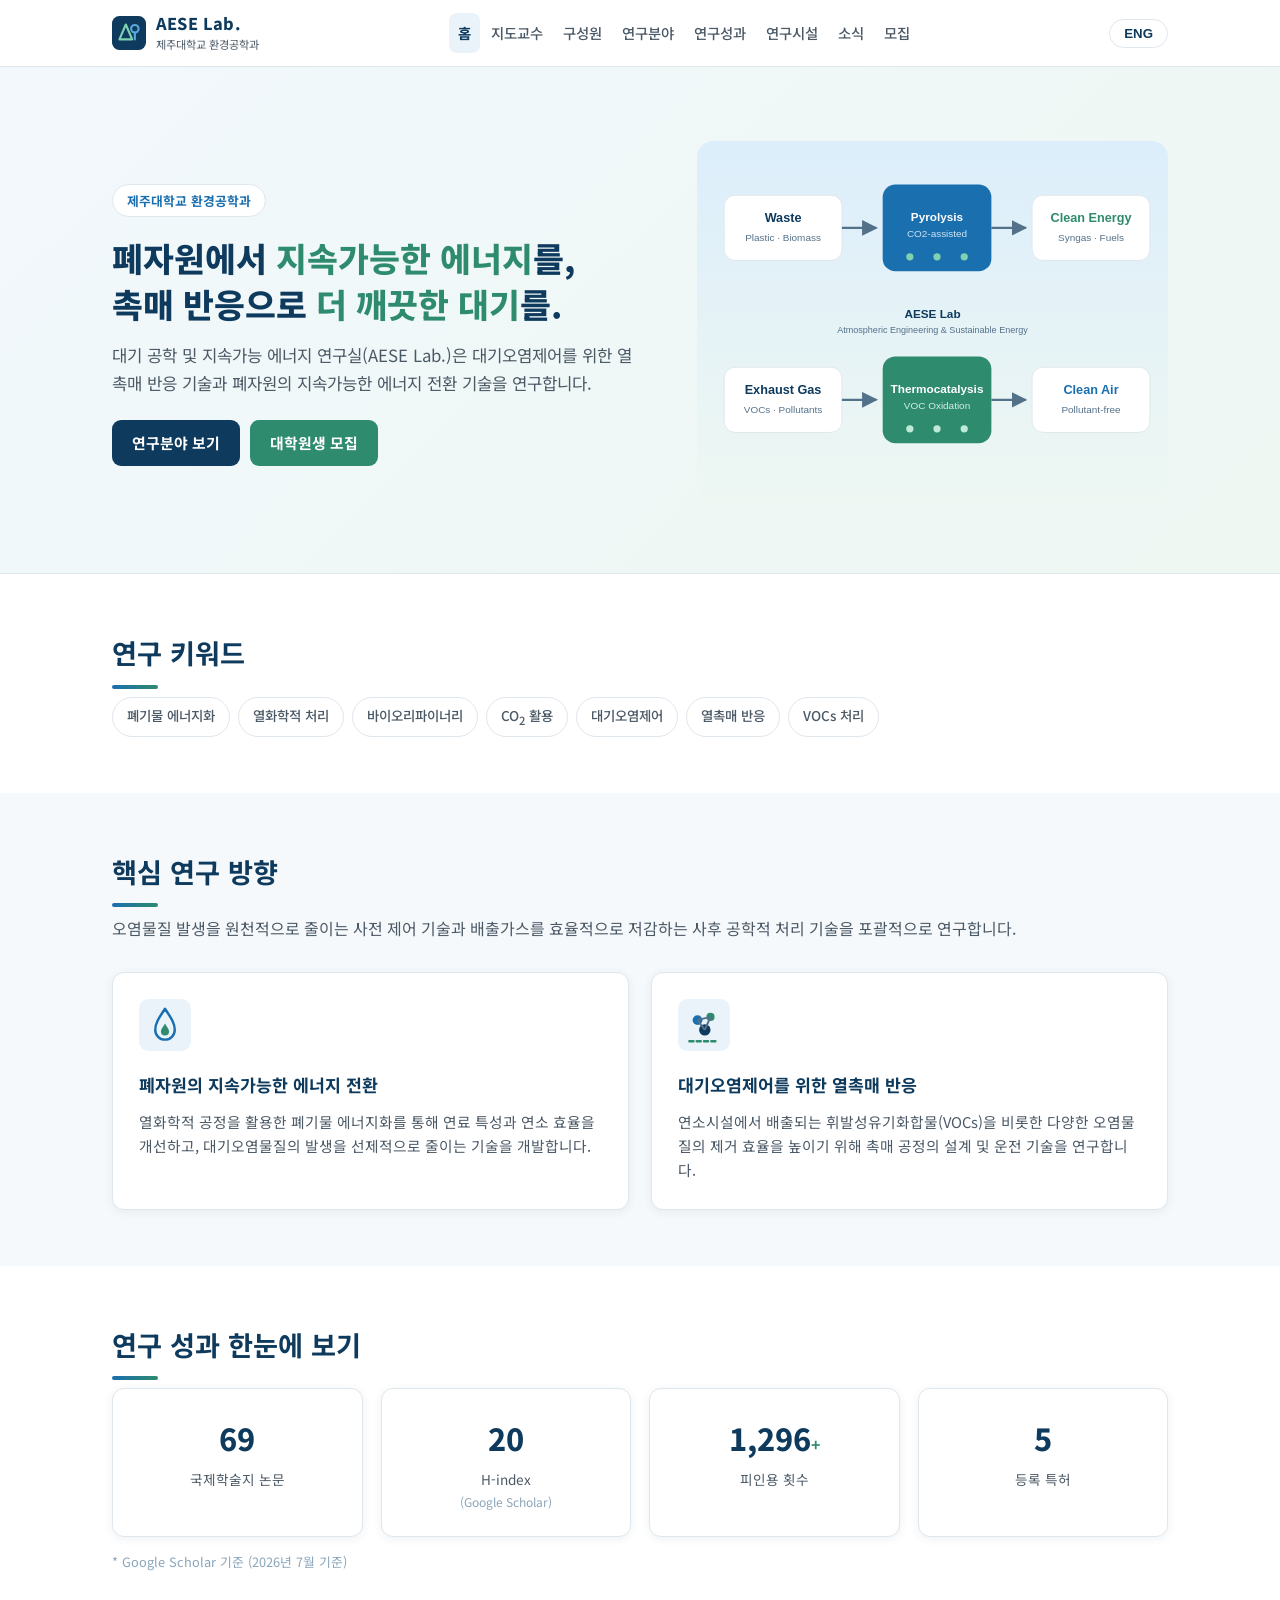
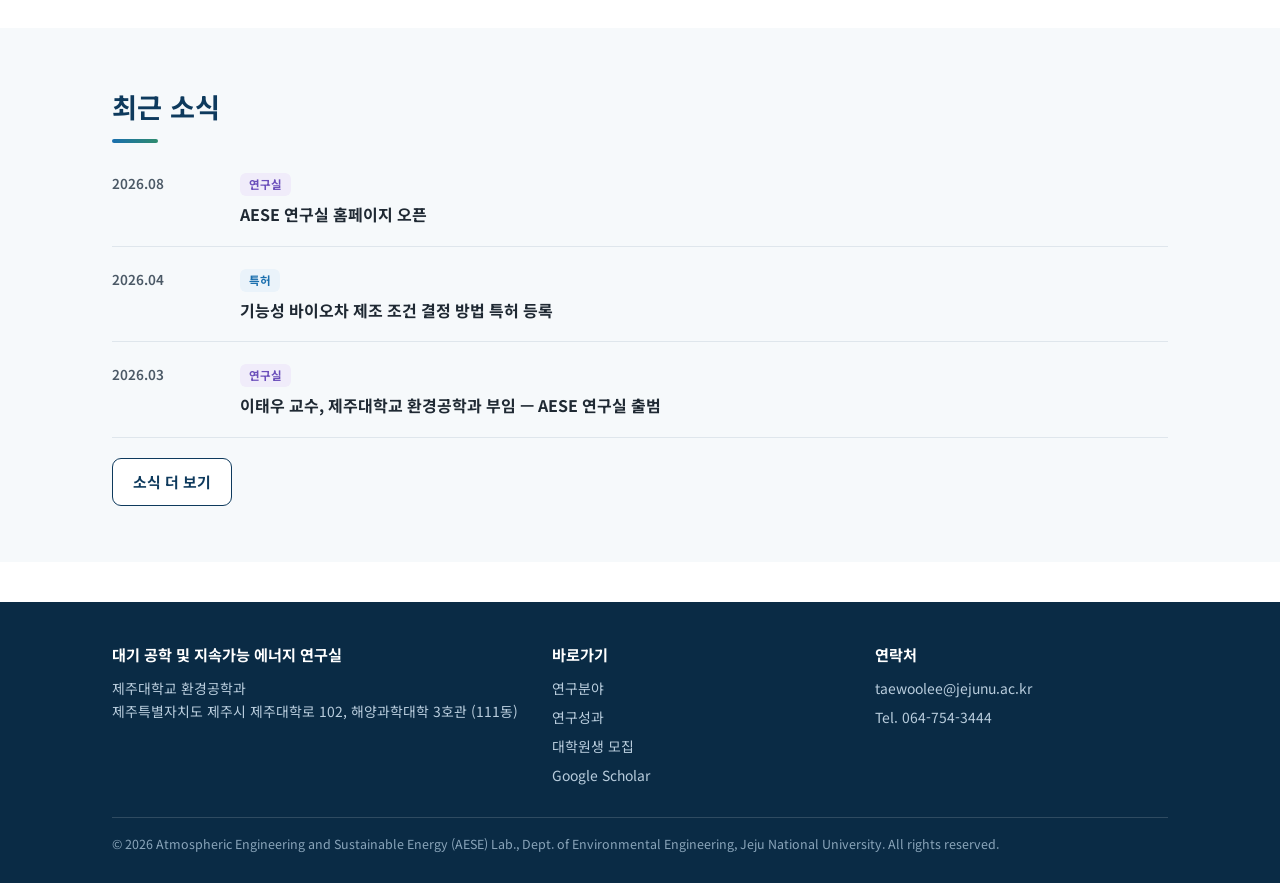
<file: index.html>
<!DOCTYPE html>
<html lang="ko" data-lang="ko">
<head>
<meta charset="UTF-8">
<meta name="viewport" content="width=device-width, initial-scale=1.0">
<title>대기 공학 및 지속가능 에너지 연구실 | AESE Lab - Jeju National University</title>
<meta name="description" content="Atmospheric Engineering and Sustainable Energy Lab (AESE), Department of Environmental Engineering, Jeju National University. 폐기물 에너지화, 대기오염제어, 열촉매 반응 연구.">
<link rel="icon" type="image/svg+xml" href="assets/favicon.svg">
<link rel="manifest" href="site.webmanifest">
<link rel="preconnect" href="https://fonts.googleapis.com">
<link rel="preconnect" href="https://fonts.gstatic.com" crossorigin>
<link href="https://fonts.googleapis.com/css2?family=Noto+Sans+KR:wght@400;500;700;800&display=swap" rel="stylesheet">
<link rel="stylesheet" href="styles.css">
<script src="script.js"></script>
</head>
<body>
<header class="site-header">
  <div class="nav-wrap">
    <a class="brand" href="index.html">
      <img src="assets/logo.svg" alt="AESE Lab logo">
      <span class="brand-text">
        <span class="brand-name">AESE Lab.</span><br>
        <span class="brand-sub"><span class="ko">제주대학교 환경공학과</span><span class="en">Jeju National University</span></span>
      </span>
    </a>
    <nav class="main-nav" id="mainNav">
    <a href="index.html" class="active"><span class="ko">홈</span><span class="en">Home</span></a>
    <a href="people.html"><span class="ko">지도교수</span><span class="en">Professor</span></a>
    <a href="member.html"><span class="ko">구성원</span><span class="en">Member</span></a>
    <a href="research.html"><span class="ko">연구분야</span><span class="en">Research</span></a>
    <a href="publications.html"><span class="ko">연구성과</span><span class="en">Publications</span></a>
    <a href="facilities.html"><span class="ko">연구시설</span><span class="en">Facilities</span></a>
    <a href="news.html"><span class="ko">소식</span><span class="en">News</span></a>
    <a href="join.html"><span class="ko">모집</span><span class="en">Join Us</span></a>
    </nav>
    <div style="display:flex;align-items:center;gap:8px;">
      <button class="lang-toggle" id="langToggle" aria-label="Switch language">ENG</button>
      <button class="menu-btn" id="menuBtn" aria-label="Menu"><span></span><span></span><span></span></button>
    </div>
  </div>
</header>

<style>.m-br{display:none;}@media (max-width:600px){.hero h1{font-size:clamp(1.05rem,5.2vw,1.6rem) !important;word-break:keep-all;}.m-br{display:inline;}.hero .tagline{text-align:justify;}.hero-badge{line-height:1.5;}}</style>
<div class="hero">
  <div class="container hero-grid">
    <div>
      <span class="hero-badge"><span class="ko">제주대학교 환경공학과</span><span class="en">Dept. of Environmental Engineering,<br class="m-br">Jeju National University</span></span>
      <h1>
        <span class="ko">폐자원에서 <span class="accent">지속가능한 에너지</span>를,<br>촉매 반응으로 <span class="accent">더 깨끗한 대기</span>를.</span>
        <span class="en"><span style="white-space:nowrap;"><span class="accent">Sustainable Energy</span> from Waste,</span><br><span style="white-space:nowrap;"><span class="accent">Cleaner Air</span> through Catalysis.</span></span>
      </h1>
      <p class="tagline">
        <span class="ko">대기 공학 및 지속가능 에너지 연구실(AESE Lab.)은 대기오염제어를 위한 열촉매 반응 기술과 폐자원의 지속가능한 에너지 전환 기술을 연구합니다.</span>
        <span class="en">Atmospheric Engineering and Sustainable Energy (AESE) Lab. develops thermocatalytic technologies for air pollution control and thermochemical conversion of waste into sustainable energy.</span>
      </p>
      <div class="btn-row">
        <a class="btn btn-primary" href="research.html"><span class="ko">연구분야 보기</span><span class="en">Explore Research</span></a>
        <a class="btn btn-green" href="join.html"><span class="ko">대학원생 모집</span><span class="en">Join Us</span></a>
      </div>
    </div>
    <div>
      <img src="assets/hero-diagram.svg" alt="AESE Lab research overview diagram">
    </div>
  </div>
</div>

<section>
  <div class="container">
    <h2 class="section-title"><span class="ko">연구 키워드</span><span class="en">Research Keywords</span></h2>
    <div class="chips">
      <span class="chip"><span class="ko">폐기물 에너지화</span><span class="en">Waste-to-Energy</span></span>
      <span class="chip"><span class="ko">열화학적 처리</span><span class="en">Thermochemical Process</span></span>
      <span class="chip"><span class="ko">바이오리파이너리</span><span class="en">Biorefinery</span></span>
      <span class="chip"><span class="ko">CO<sub>2</sub> 활용</span><span class="en">CO<sub>2</sub> Utilization</span></span>
      <span class="chip"><span class="ko">대기오염제어</span><span class="en">Air Pollution Control</span></span>
      <span class="chip"><span class="ko">열촉매 반응</span><span class="en">Thermocatalysis</span></span>
      <span class="chip"><span class="ko">VOCs 처리</span><span class="en">VOCs Treatment</span></span>
    </div>
  </div>
</section>

<section class="alt">
  <div class="container">
    <h2 class="section-title"><span class="ko">핵심 연구 방향</span><span class="en">Core Research Directions</span></h2>
    <p class="section-sub" style="max-width:none;">
      <span class="ko">오염물질 발생을 원천적으로 줄이는 사전 제어 기술과 배출가스를 효율적으로 저감하는 사후 공학적 처리 기술을 포괄적으로 연구합니다.</span>
      <span class="en">We conduct comprehensive research on source reduction technologies to minimize the generation of air pollutants and advanced treatment technologies to remove pollutants from exhaust gases.</span>
    </p>
    <div class="grid-2">
      <div class="card">
        <img class="icon" src="assets/research-thermochemical.svg" alt="">
        <h3><span class="ko">폐자원의 지속가능한 에너지 전환</span><span class="en">Thermochemical Conversion of Waste into Energy</span></h3>
        <p><span class="ko">열화학적 공정을 활용한 폐기물 에너지화를 통해 연료 특성과 연소 효율을 개선하고, 대기오염물질의 발생을 선제적으로 줄이는 기술을 개발합니다.</span>
        <span class="en">We develop thermochemical conversion platforms for waste-to-energy to enhance fuel properties and combustion efficiency, thereby mitigating the formation of air pollutants at the source.</span></p>
      </div>
      <div class="card">
        <img class="icon" src="assets/research-catalyst.svg" alt="">
        <h3><span class="ko">대기오염제어를 위한 열촉매 반응</span><span class="en">Thermocatalytic Technologies for Air Pollution Control</span></h3>
        <p><span class="ko">연소시설에서 배출되는 휘발성유기화합물(VOCs)을 비롯한 다양한 오염물질의 제거 효율을 높이기 위해 촉매 공정의 설계 및 운전 기술을 연구합니다.</span>
        <span class="en">We design and operate catalytic treatment processes to improve the removal efficiency of various air pollutants, including volatile organic compounds (VOCs), emitted from combustion facilities.</span></p>
      </div>
    </div>
  </div>
</section>

<section>
  <div class="container">
    <h2 class="section-title"><span class="ko">연구 성과 한눈에 보기</span><span class="en">Research at a Glance</span></h2>
    <div class="stats">
      <div class="stat"><div class="num">69</div><div class="label"><span class="ko">국제학술지 논문</span><span class="en">Publications</span></div></div>
      <div class="stat"><div class="num">20</div><div class="label">H-index<br><small style="font-size:0.75rem;color:#8aa5ba;">(Google Scholar)</small></div></div>
      <div class="stat"><div class="num">1,296<small>+</small></div><div class="label"><span class="ko">피인용 횟수</span><span class="en">Citations</span></div></div>
      <div class="stat"><div class="num">5</div><div class="label"><span class="ko">등록 특허</span><span class="en">Registered Patents</span></div></div>
    </div>
    <p style="margin-top:14px;font-size:0.8rem;color:#8aa5ba;">
      <span class="ko">* Google Scholar 기준 (2026년 7월 기준)</span>
      <span class="en">* Based on Google Scholar (as of Jul. 2026)</span>
    </p>
  </div>
</section>

<section class="alt">
  <div class="container">
    <h2 class="section-title"><span class="ko">최근 소식</span><span class="en">Recent News</span></h2>
    <div class="news-item">
      <div class="news-date">2026.08</div>
      <div>
        <span class="news-cat lab"><span class="ko">연구실</span><span class="en">Lab</span></span>
        <div class="news-title"><span class="ko">AESE 연구실 홈페이지 오픈</span><span class="en">AESE Lab website launched</span></div>
      </div>
    </div>
    <div class="news-item">
      <div class="news-date">2026.04</div>
      <div>
        <span class="news-cat paper"><span class="ko">특허</span><span class="en">Patent</span></span>
        <div class="news-title"><span class="ko">기능성 바이오차 제조 조건 결정 방법 특허 등록</span><span class="en">Patent registered: engineered biochar manufacturing conditions</span></div>
      </div>
    </div>
    <div class="news-item">
      <div class="news-date">2026.03</div>
      <div>
        <span class="news-cat lab"><span class="ko">연구실</span><span class="en">Lab</span></span>
        <div class="news-title"><span class="ko">이태우 교수, 제주대학교 환경공학과 부임 — AESE 연구실 출범</span><span class="en">Prof. Taewoo Lee joined Jeju National University — AESE Lab established</span></div>
      </div>
    </div>
    <div style="margin-top:20px;">
      <a class="btn btn-outline" href="news.html"><span class="ko">소식 더 보기</span><span class="en">All News</span></a>
    </div>
  </div>
</section>

<footer class="site-footer">
  <div class="container">
    <div class="foot-grid">
      <div>
        <h4><span class="ko">대기 공학 및 지속가능 에너지 연구실</span><span class="en">Atmospheric Engineering and Sustainable Energy Lab.</span></h4>
        <p><span class="ko">제주대학교 환경공학과<br>제주특별자치도 제주시 제주대학로 102, 해양과학대학 3호관 (111동)</span><span class="en">Department of Environmental Engineering, Jeju National University<br>Building 3 (No. 111), College of Ocean Science, 102 Jejudaehak-ro, Jeju-si, Jeju, Republic of Korea</span></p>
      </div>
      <div>
        <h4><span class="ko">바로가기</span><span class="en">Quick Links</span></h4>
        <ul>
          <li><a href="research.html"><span class="ko">연구분야</span><span class="en">Research</span></a></li>
          <li><a href="publications.html"><span class="ko">연구성과</span><span class="en">Publications</span></a></li>
          <li><a href="join.html"><span class="ko">대학원생 모집</span><span class="en">Join Us</span></a></li>
          <li><a href="https://scholar.google.co.kr/citations?user=AMC3wKoAAAAJ" target="_blank" rel="noopener">Google Scholar</a></li>
        </ul>
      </div>
      <div>
        <h4><span class="ko">연락처</span><span class="en">Contact</span></h4>
        <ul>
          <li><a href="mailto:taewoolee@jejunu.ac.kr">taewoolee@jejunu.ac.kr</a></li>
          <li>Tel. 064-754-3444</li>
        </ul>
      </div>
    </div>
    <div class="copyright">&copy; 2026 Atmospheric Engineering and Sustainable Energy (AESE) Lab., Dept. of Environmental Engineering, Jeju National University. All rights reserved.</div>
  </div>
</footer>
</body>
</html>
</file>
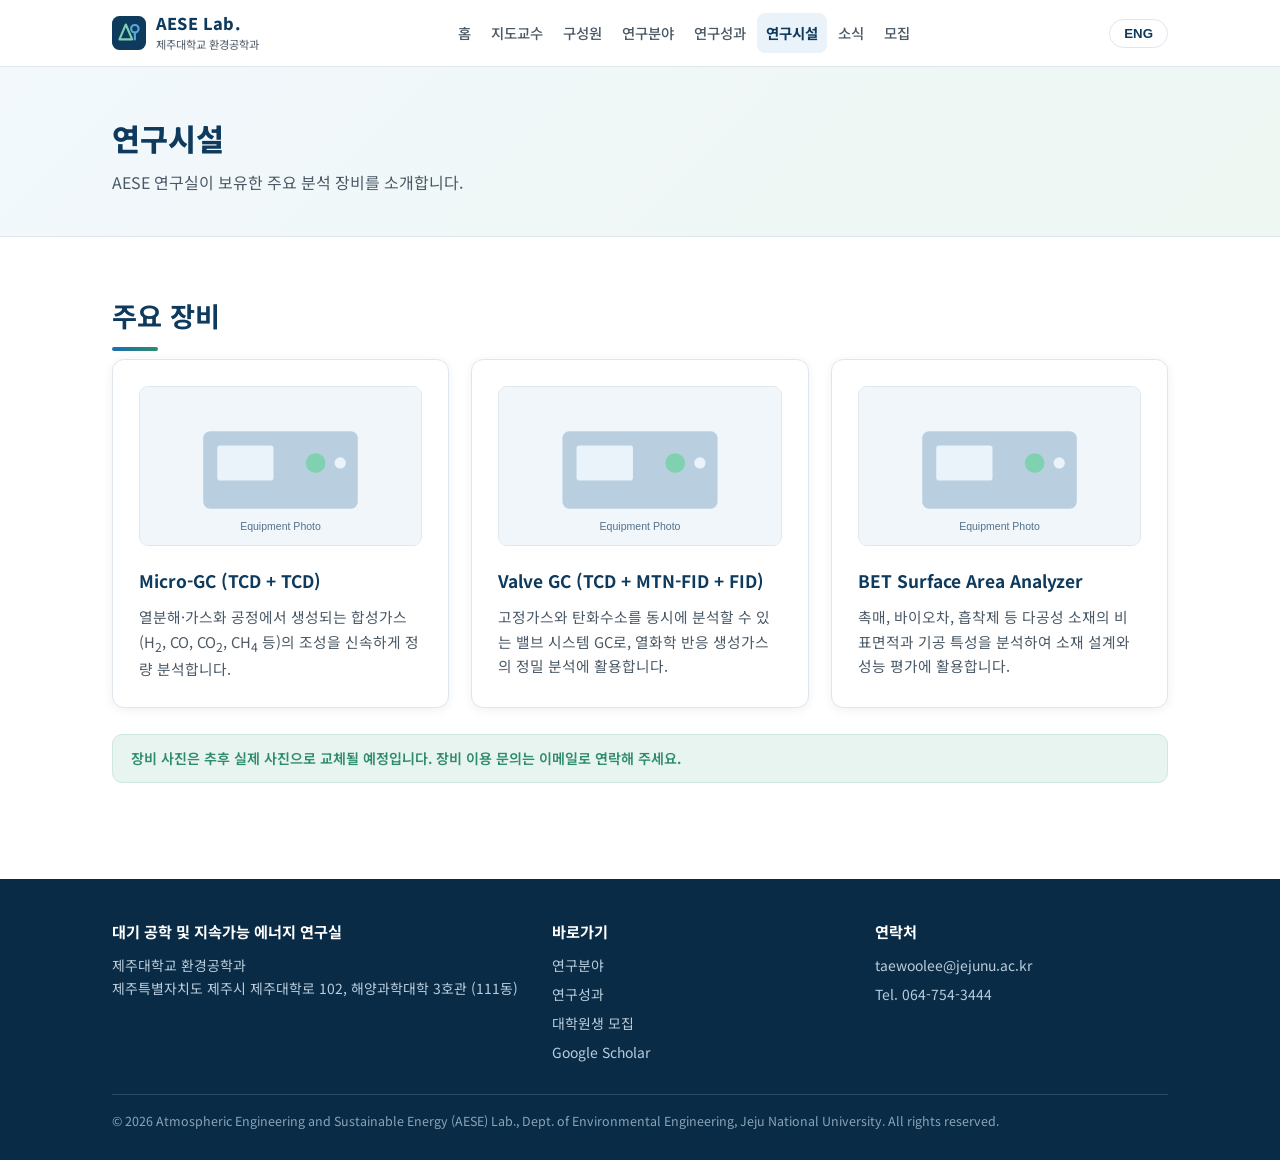
<file: facilities.html>
<!DOCTYPE html>
<html lang="ko" data-lang="ko">
<head>
<meta charset="UTF-8">
<meta name="viewport" content="width=device-width, initial-scale=1.0">
<title>연구시설 | AESE Lab - Jeju National University</title>
<meta name="description" content="AESE Lab facilities: micro-GC, valve GC, BET surface area analyzer.">
<link rel="icon" type="image/svg+xml" href="assets/favicon.svg">
<link rel="manifest" href="site.webmanifest">
<link rel="preconnect" href="https://fonts.googleapis.com">
<link rel="preconnect" href="https://fonts.gstatic.com" crossorigin>
<link href="https://fonts.googleapis.com/css2?family=Noto+Sans+KR:wght@400;500;700;800&display=swap" rel="stylesheet">
<link rel="stylesheet" href="styles.css">
<script src="script.js"></script>
</head>
<body>
<header class="site-header">
  <div class="nav-wrap">
    <a class="brand" href="index.html">
      <img src="assets/logo.svg" alt="AESE Lab logo">
      <span class="brand-text">
        <span class="brand-name">AESE Lab.</span><br>
        <span class="brand-sub"><span class="ko">제주대학교 환경공학과</span><span class="en">Jeju National University</span></span>
      </span>
    </a>
    <nav class="main-nav" id="mainNav">
    <a href="index.html"><span class="ko">홈</span><span class="en">Home</span></a>
    <a href="people.html"><span class="ko">지도교수</span><span class="en">Professor</span></a>
    <a href="member.html"><span class="ko">구성원</span><span class="en">Member</span></a>
    <a href="research.html"><span class="ko">연구분야</span><span class="en">Research</span></a>
    <a href="publications.html"><span class="ko">연구성과</span><span class="en">Publications</span></a>
    <a href="facilities.html" class="active"><span class="ko">연구시설</span><span class="en">Facilities</span></a>
    <a href="news.html"><span class="ko">소식</span><span class="en">News</span></a>
    <a href="join.html"><span class="ko">모집</span><span class="en">Join Us</span></a>
    </nav>
    <div style="display:flex;align-items:center;gap:8px;">
      <button class="lang-toggle" id="langToggle" aria-label="Switch language">ENG</button>
      <button class="menu-btn" id="menuBtn" aria-label="Menu"><span></span><span></span><span></span></button>
    </div>
  </div>
</header>
<div class="page-hero">
  <div class="container">
    <h1><span class="ko">연구시설</span><span class="en">Facilities</span></h1>
    <p style="max-width:none;"><span class="ko">AESE 연구실이 보유한 주요 분석 장비를 소개합니다.</span><span class="en">Major analytical instruments of the AESE Laboratory.</span></p>
  </div>
</div>

<section>
  <div class="container">
    <h2 class="section-title"><span class="ko">주요 장비</span><span class="en">Major Equipment</span></h2>
    <div class="grid-3">
      <div class="card facility-card">
        <img class="f-img" src="assets/equip-placeholder.svg" alt="micro-GC">
        <h3>Micro-GC (TCD + TCD)</h3>
        <p><span class="ko">열분해·가스화 공정에서 생성되는 합성가스(H<sub>2</sub>, CO, CO<sub>2</sub>, CH<sub>4</sub> 등)의 조성을 신속하게 정량 분석합니다.</span>
        <span class="en">Rapid quantitative analysis of syngas composition (H<sub>2</sub>, CO, CO<sub>2</sub>, CH<sub>4</sub>, etc.) generated from pyrolysis and gasification processes.</span></p>
      </div>
      <div class="card facility-card">
        <img class="f-img" src="assets/equip-placeholder.svg" alt="valve GC">
        <h3>Valve GC (TCD + MTN-FID + FID)</h3>
        <p><span class="ko">고정가스와 탄화수소를 동시에 분석할 수 있는 밸브 시스템 GC로, 열화학 반응 생성가스의 정밀 분석에 활용합니다.</span>
        <span class="en">A valve-system GC capable of simultaneous analysis of fixed gases and hydrocarbons, used for precise characterization of gaseous products from thermochemical reactions.</span></p>
      </div>
      <div class="card facility-card">
        <img class="f-img" src="assets/equip-placeholder.svg" alt="BET">
        <h3>BET Surface Area Analyzer</h3>
        <p><span class="ko">촉매, 바이오차, 흡착제 등 다공성 소재의 비표면적과 기공 특성을 분석하여 소재 설계와 성능 평가에 활용합니다.</span>
        <span class="en">Analysis of specific surface area and pore characteristics of porous materials — catalysts, biochar, and adsorbents — for material design and performance evaluation.</span></p>
      </div>
    </div>
    <p class="notice" style="margin-top:26px;">
      <span class="ko">장비 사진은 추후 실제 사진으로 교체될 예정입니다. 장비 이용 문의는 이메일로 연락해 주세요.</span>
      <span class="en">Equipment photos will be updated soon. For equipment use inquiries, please contact us by email.</span>
    </p>
  </div>
</section>


<footer class="site-footer">
  <div class="container">
    <div class="foot-grid">
      <div>
        <h4><span class="ko">대기 공학 및 지속가능 에너지 연구실</span><span class="en">Atmospheric Engineering and Sustainable Energy Lab.</span></h4>
        <p><span class="ko">제주대학교 환경공학과<br>제주특별자치도 제주시 제주대학로 102, 해양과학대학 3호관 (111동)</span><span class="en">Department of Environmental Engineering, Jeju National University<br>Building 3 (No. 111), College of Ocean Science, 102 Jejudaehak-ro, Jeju-si, Jeju, Republic of Korea</span></p>
      </div>
      <div>
        <h4><span class="ko">바로가기</span><span class="en">Quick Links</span></h4>
        <ul>
          <li><a href="research.html"><span class="ko">연구분야</span><span class="en">Research</span></a></li>
          <li><a href="publications.html"><span class="ko">연구성과</span><span class="en">Publications</span></a></li>
          <li><a href="join.html"><span class="ko">대학원생 모집</span><span class="en">Join Us</span></a></li>
          <li><a href="https://scholar.google.co.kr/citations?user=AMC3wKoAAAAJ" target="_blank" rel="noopener">Google Scholar</a></li>
        </ul>
      </div>
      <div>
        <h4><span class="ko">연락처</span><span class="en">Contact</span></h4>
        <ul>
          <li><a href="mailto:taewoolee@jejunu.ac.kr">taewoolee@jejunu.ac.kr</a></li>
          <li>Tel. 064-754-3444</li>
        </ul>
      </div>
    </div>
    <div class="copyright">&copy; 2026 Atmospheric Engineering and Sustainable Energy (AESE) Lab., Dept. of Environmental Engineering, Jeju National University. All rights reserved.</div>
  </div>
</footer>
</body>
</html>
</file>
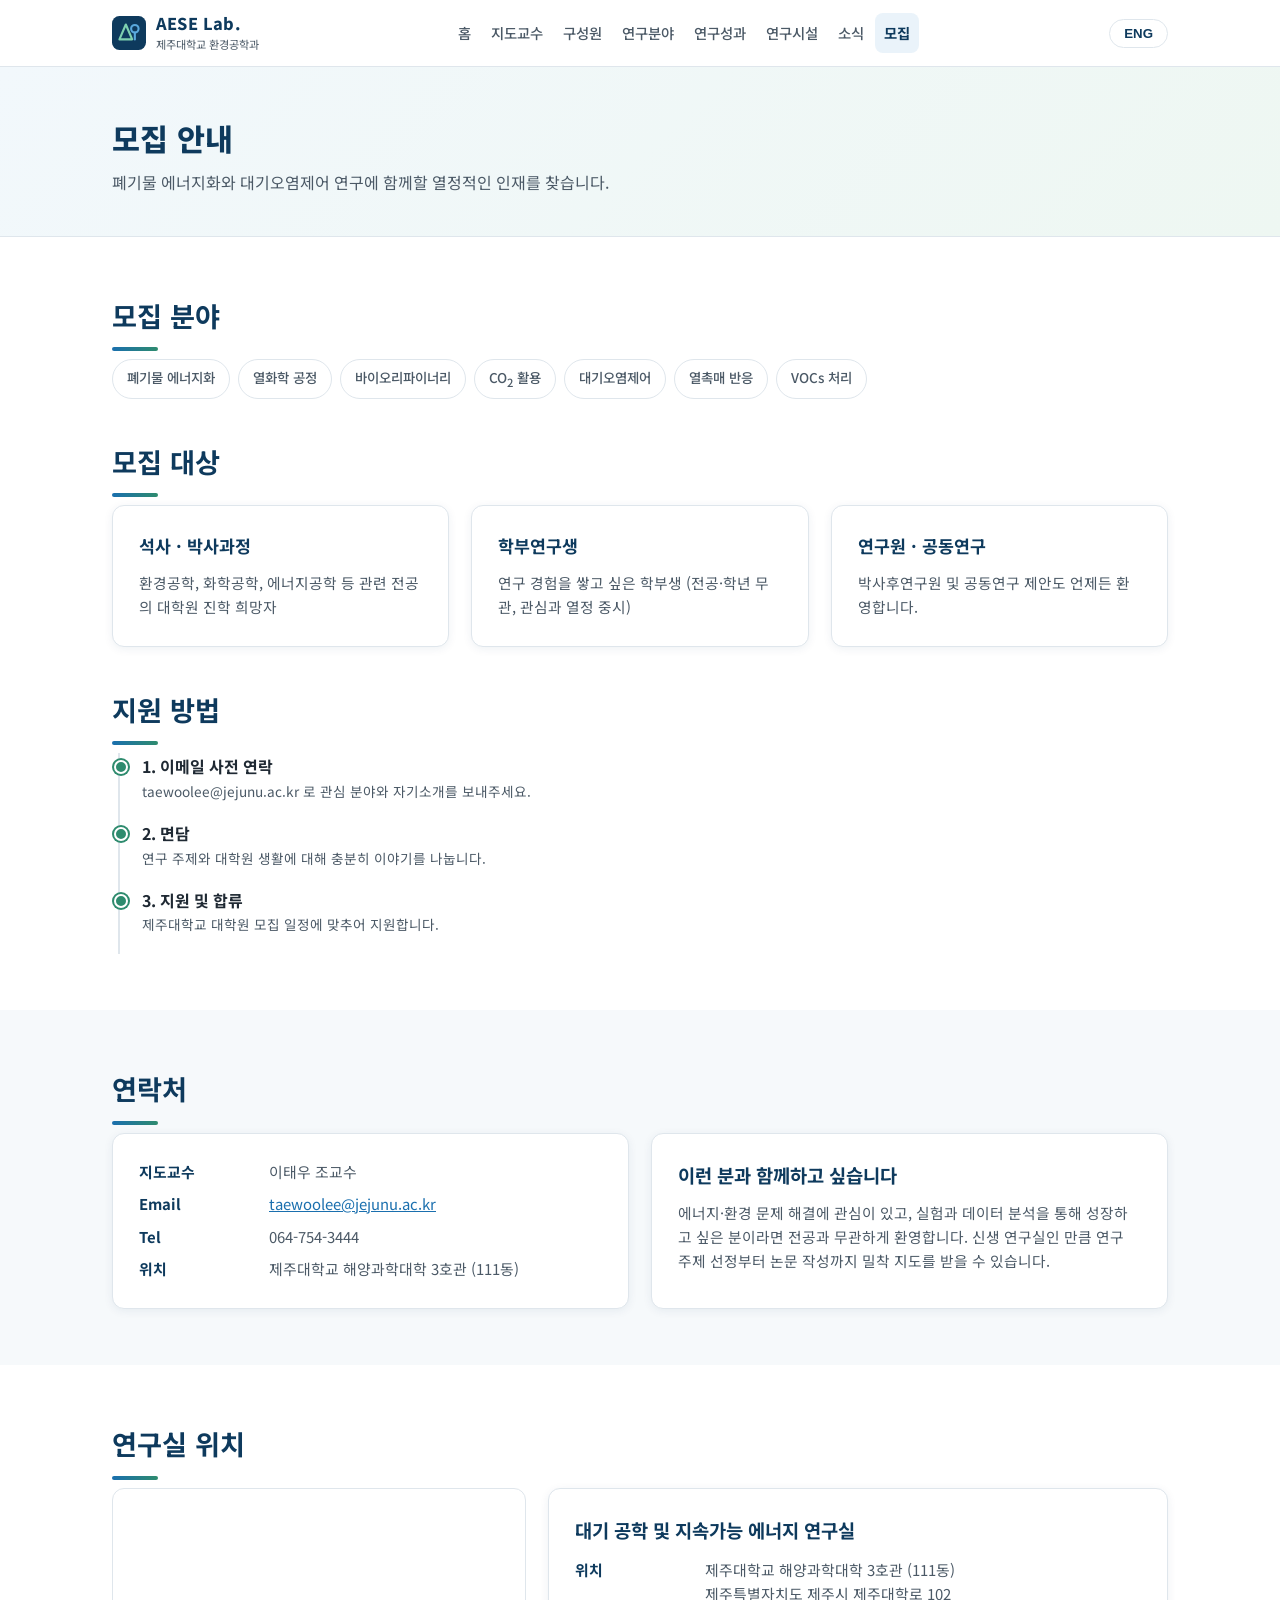
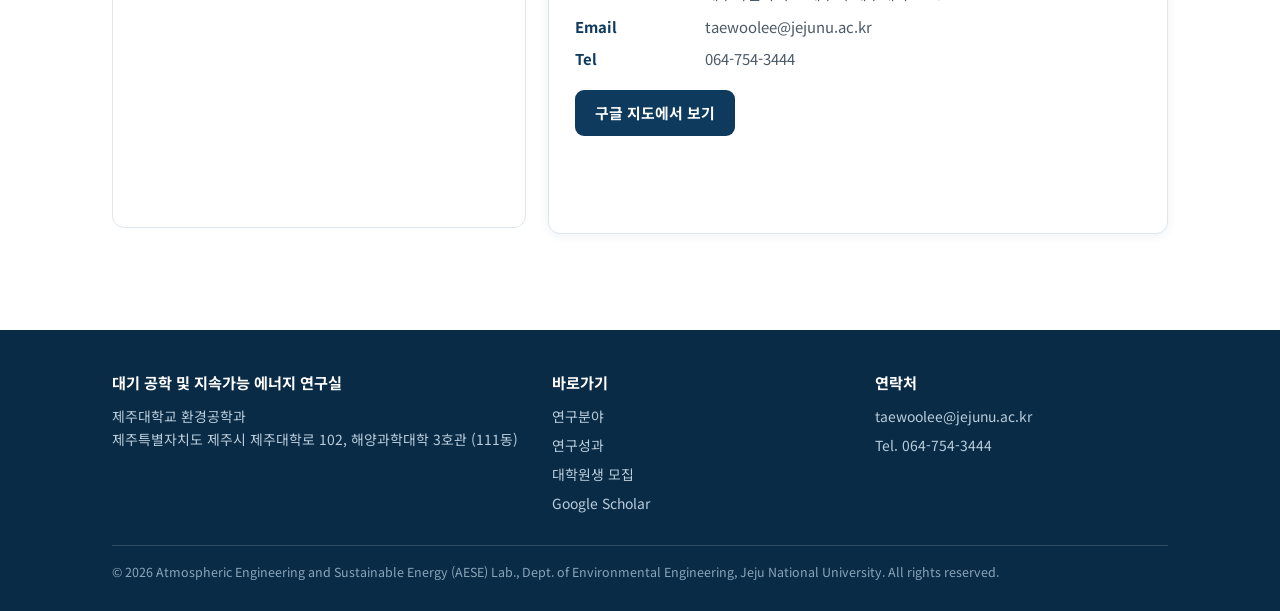
<file: join.html>
<!DOCTYPE html>
<html lang="ko" data-lang="ko">
<head>
<meta charset="UTF-8">
<meta name="viewport" content="width=device-width, initial-scale=1.0">
<title>모집 안내 | AESE Lab - Jeju National University</title>
<meta name="description" content="Join AESE Lab — graduate and undergraduate researcher recruitment. Please email in advance.">
<link rel="icon" type="image/svg+xml" href="assets/favicon.svg">
<link rel="manifest" href="site.webmanifest">
<link rel="preconnect" href="https://fonts.googleapis.com">
<link rel="preconnect" href="https://fonts.gstatic.com" crossorigin>
<link href="https://fonts.googleapis.com/css2?family=Noto+Sans+KR:wght@400;500;700;800&display=swap" rel="stylesheet">
<link rel="stylesheet" href="styles.css">
<script src="script.js"></script>
</head>
<body>
<header class="site-header">
  <div class="nav-wrap">
    <a class="brand" href="index.html">
      <img src="assets/logo.svg" alt="AESE Lab logo">
      <span class="brand-text">
        <span class="brand-name">AESE Lab.</span><br>
        <span class="brand-sub"><span class="ko">제주대학교 환경공학과</span><span class="en">Jeju National University</span></span>
      </span>
    </a>
    <nav class="main-nav" id="mainNav">
    <a href="index.html"><span class="ko">홈</span><span class="en">Home</span></a>
    <a href="people.html"><span class="ko">지도교수</span><span class="en">Professor</span></a>
    <a href="member.html"><span class="ko">구성원</span><span class="en">Member</span></a>
    <a href="research.html"><span class="ko">연구분야</span><span class="en">Research</span></a>
    <a href="publications.html"><span class="ko">연구성과</span><span class="en">Publications</span></a>
    <a href="facilities.html"><span class="ko">연구시설</span><span class="en">Facilities</span></a>
    <a href="news.html"><span class="ko">소식</span><span class="en">News</span></a>
    <a href="join.html" class="active"><span class="ko">모집</span><span class="en">Join Us</span></a>
    </nav>
    <div style="display:flex;align-items:center;gap:8px;">
      <button class="lang-toggle" id="langToggle" aria-label="Switch language">ENG</button>
      <button class="menu-btn" id="menuBtn" aria-label="Menu"><span></span><span></span><span></span></button>
    </div>
  </div>
</header>
<div class="page-hero">
  <div class="container">
    <h1><span class="ko">모집 안내</span><span class="en">Join Us</span></h1>
    <p style="max-width:none;"><span class="ko">폐기물 에너지화와 대기오염제어 연구에 함께할 열정적인 인재를 찾습니다.</span><span class="en">We are looking for passionate students to join our research on waste-to-energy and air pollution control.</span></p>
  </div>
</div>

<section>
  <div class="container">
    

    <h2 class="section-title"><span class="ko">모집 분야</span><span class="en">Research Areas for Recruitment</span></h2>
    <div class="chips" style="margin-bottom:40px;">
      <span class="chip"><span class="ko">폐기물 에너지화</span><span class="en">Waste-to-Energy</span></span>
      <span class="chip"><span class="ko">열화학 공정</span><span class="en">Thermochemical Process</span></span>
      <span class="chip"><span class="ko">바이오리파이너리</span><span class="en">Biorefinery</span></span>
      <span class="chip"><span class="ko">CO<sub>2</sub> 활용</span><span class="en">CO<sub>2</sub> Utilization</span></span>
      <span class="chip"><span class="ko">대기오염제어</span><span class="en">Air Pollution Control</span></span>
      <span class="chip"><span class="ko">열촉매 반응</span><span class="en">Thermocatalysis</span></span>
      <span class="chip"><span class="ko">VOCs 처리</span><span class="en">VOCs Treatment</span></span>
    </div>

    <h2 class="section-title"><span class="ko">모집 대상</span><span class="en">Who Can Apply</span></h2>
    <div class="grid-3" style="margin-bottom:40px;">
      <div class="card">
        <h3><span class="ko">석사 · 박사과정</span><span class="en">M.S. / Ph.D. Students</span></h3>
        <p><span class="ko">환경공학, 화학공학, 에너지공학 등 관련 전공의 대학원 진학 희망자</span><span class="en">Prospective graduate students in environmental, chemical, or energy engineering and related fields.</span></p>
      </div>
      <div class="card">
        <h3><span class="ko">학부연구생</span><span class="en">Undergraduate Researchers</span></h3>
        <p><span class="ko">연구 경험을 쌓고 싶은 학부생 (전공·학년 무관, 관심과 열정 중시)</span><span class="en">Undergraduates who want research experience — motivation matters more than major or year.</span></p>
      </div>
      <div class="card">
        <h3><span class="ko">연구원 · 공동연구</span><span class="en">Researchers &amp; Collaboration</span></h3>
        <p><span class="ko">박사후연구원 및 공동연구 제안도 언제든 환영합니다.</span><span class="en">Postdoctoral researchers and collaboration proposals are always welcome.</span></p>
      </div>
    </div>

    <h2 class="section-title"><span class="ko">지원 방법</span><span class="en">How to Apply</span></h2>
    <ul class="timeline" style="max-width:640px;">
      <li>
        <div class="t-title"><span class="ko">1. 이메일 사전 연락</span><span class="en">1. Email in advance</span></div>
        <div class="t-meta"><span class="ko">taewoolee@jejunu.ac.kr 로 관심 분야와 자기소개를 보내주세요.</span><span class="en">Send your research interests and a brief introduction to taewoolee@jejunu.ac.kr.</span></div>
      </li>
      <li>
        <div class="t-title"><span class="ko">2. 면담</span><span class="en">2. Meeting</span></div>
        <div class="t-meta"><span class="ko">연구 주제와 대학원 생활에 대해 충분히 이야기를 나눕니다.</span><span class="en">We will discuss research topics and graduate life in depth.</span></div>
      </li>
      <li>
        <div class="t-title"><span class="ko">3. 지원 및 합류</span><span class="en">3. Apply &amp; Join</span></div>
        <div class="t-meta"><span class="ko">제주대학교 대학원 모집 일정에 맞추어 지원합니다.</span><span class="en">Apply according to the JNU graduate admissions schedule.</span></div>
      </li>
    </ul>
  </div>
</section>

<section class="alt">
  <div class="container">
    <h2 class="section-title"><span class="ko">연락처</span><span class="en">Contact</span></h2>
    <div class="grid-2">
      <div class="contact-box">
        <dl class="info-list">
          <dt><span class="ko">지도교수</span><span class="en">PI</span></dt>
          <dd><span class="ko">이태우 조교수</span><span class="en">Prof. Taewoo Lee</span></dd>
          <dt>Email</dt><dd><a href="mailto:taewoolee@jejunu.ac.kr" style="color:#1a6fae;">taewoolee@jejunu.ac.kr</a></dd>
          <dt>Tel</dt><dd>064-754-3444</dd>
          <dt><span class="ko">위치</span><span class="en">Location</span></dt>
          <dd><span class="ko">제주대학교 해양과학대학 3호관 (111동)</span><span class="en">Building 3 (No. 111), College of Ocean Science, Jeju National University</span></dd>
        </dl>
      </div>
      <div class="contact-box">
        <h3 style="color:#0e3a5d;margin-bottom:10px;"><span class="ko">이런 분과 함께하고 싶습니다</span><span class="en">We look for students who…</span></h3>
        <p style="color:#4b5966;font-size:0.92rem;">
          <span class="ko">에너지·환경 문제 해결에 관심이 있고, 실험과 데이터 분석을 통해 성장하고 싶은 분이라면 전공과 무관하게 환영합니다. 신생 연구실인 만큼 연구 주제 선정부터 논문 작성까지 밀착 지도를 받을 수 있습니다.</span>
          <span class="en">Anyone interested in solving energy and environmental problems and growing through experiments and data analysis is welcome, regardless of major. As a newly established lab, students receive close, hands-on mentoring from topic selection to publication.</span>
        </p>
      </div>
    </div>
  </div>
</section>
<section>
  <div class="container">
    <h2 class="section-title"><span class="ko">연구실 위치</span><span class="en">Location</span></h2>
    <style>.loc-grid{grid-template-columns:0.8fr 1.2fr !important;}@media (max-width:600px){.loc-grid{grid-template-columns:1fr !important;}}</style>
    <div class="grid-2 loc-grid">
      <div>
        <iframe src="https://www.google.com/maps/embed?pb=!1m5!3m3!1m2!1s0x350cfd5936c309ed%3A0xc60609fd4a46e8e6!2z7ZW07JaR6rO87ZWZ64yA7ZWZIDPtmLg!5e0!3m2!1sko!2skr!4v1786617909371!5m2!1sko!2skr" title="AESE Lab location — Google Maps" style="width:100%;height:340px;border:1px solid #dfe6ec;border-radius:12px;" loading="lazy" allowfullscreen referrerpolicy="strict-origin-when-cross-origin"></iframe>
      </div>
      <div class="contact-box">
        <h3 style="color:#0e3a5d;margin-bottom:12px;"><span class="ko">대기 공학 및 지속가능 에너지 연구실</span><span class="en">Atmospheric Engineering and Sustainable Energy Lab.</span></h3>
        <dl class="info-list">
          <dt><span class="ko">위치</span><span class="en">Address</span></dt>
          <dd><span class="ko">제주대학교 해양과학대학 3호관 (111동)<br>제주특별자치도 제주시 제주대학로 102</span><span class="en">Building 3 (No. 111), College of Ocean Science,<br>Jeju National University, 102 Jejudaehak-ro, Jeju-si, Jeju</span></dd>
          <dt>Email</dt><dd>taewoolee@jejunu.ac.kr</dd>
          <dt>Tel</dt><dd>064-754-3444</dd>
        </dl>
        <div class="btn-row" style="margin-top:18px;">
          <a class="btn btn-primary" href="https://maps.google.com/?cid=14269103452847532262" target="_blank" rel="noopener"><span class="ko">구글 지도에서 보기</span><span class="en">Open in Google Maps</span></a>
        </div>
      </div>
    </div>
  </div>
</section>
<footer class="site-footer">
  <div class="container">
    <div class="foot-grid">
      <div>
        <h4><span class="ko">대기 공학 및 지속가능 에너지 연구실</span><span class="en">Atmospheric Engineering and Sustainable Energy Lab.</span></h4>
        <p><span class="ko">제주대학교 환경공학과<br>제주특별자치도 제주시 제주대학로 102, 해양과학대학 3호관 (111동)</span><span class="en">Department of Environmental Engineering, Jeju National University<br>Building 3 (No. 111), College of Ocean Science, 102 Jejudaehak-ro, Jeju-si, Jeju, Republic of Korea</span></p>
      </div>
      <div>
        <h4><span class="ko">바로가기</span><span class="en">Quick Links</span></h4>
        <ul>
          <li><a href="research.html"><span class="ko">연구분야</span><span class="en">Research</span></a></li>
          <li><a href="publications.html"><span class="ko">연구성과</span><span class="en">Publications</span></a></li>
          <li><a href="join.html"><span class="ko">대학원생 모집</span><span class="en">Join Us</span></a></li>
          <li><a href="https://scholar.google.co.kr/citations?user=AMC3wKoAAAAJ" target="_blank" rel="noopener">Google Scholar</a></li>
        </ul>
      </div>
      <div>
        <h4><span class="ko">연락처</span><span class="en">Contact</span></h4>
        <ul>
          <li><a href="mailto:taewoolee@jejunu.ac.kr">taewoolee@jejunu.ac.kr</a></li>
          <li>Tel. 064-754-3444</li>
        </ul>
      </div>
    </div>
    <div class="copyright">&copy; 2026 Atmospheric Engineering and Sustainable Energy (AESE) Lab., Dept. of Environmental Engineering, Jeju National University. All rights reserved.</div>
  </div>
</footer>
</body>
</html>
</file>
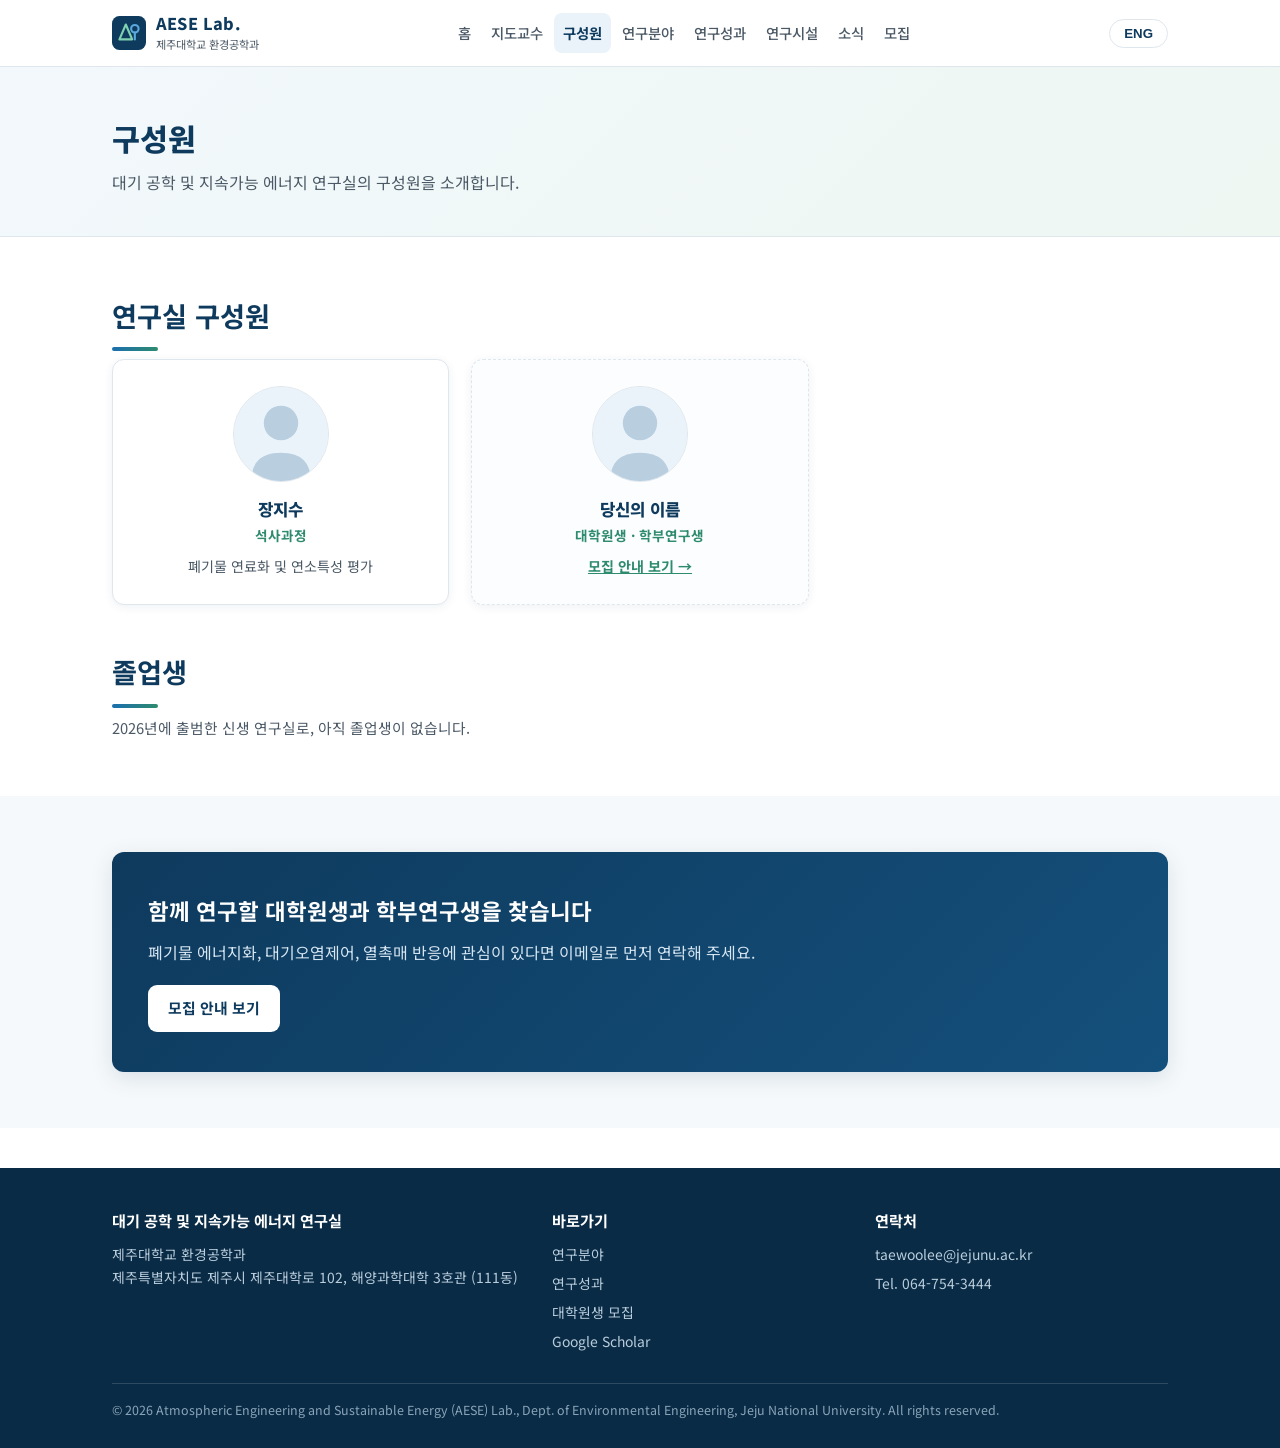
<file: member.html>
<!DOCTYPE html>
<html lang="ko" data-lang="ko">
<head>
<meta charset="UTF-8">
<meta name="viewport" content="width=device-width, initial-scale=1.0">
<title>구성원 | AESE Lab - Jeju National University</title>
<meta name="description" content="Members of AESE Lab, Department of Environmental Engineering, Jeju National University.">
<link rel="icon" type="image/svg+xml" href="assets/favicon.svg">
<link rel="manifest" href="site.webmanifest">
<link rel="preconnect" href="https://fonts.googleapis.com">
<link rel="preconnect" href="https://fonts.gstatic.com" crossorigin>
<link href="https://fonts.googleapis.com/css2?family=Noto+Sans+KR:wght@400;500;700;800&display=swap" rel="stylesheet">
<link rel="stylesheet" href="styles.css">
<script src="script.js"></script>
</head>
<body>
<header class="site-header">
  <div class="nav-wrap">
    <a class="brand" href="index.html">
      <img src="assets/logo.svg" alt="AESE Lab logo">
      <span class="brand-text">
        <span class="brand-name">AESE Lab.</span><br>
        <span class="brand-sub"><span class="ko">제주대학교 환경공학과</span><span class="en">Jeju National University</span></span>
      </span>
    </a>
    <nav class="main-nav" id="mainNav">
    <a href="index.html"><span class="ko">홈</span><span class="en">Home</span></a>
    <a href="people.html"><span class="ko">지도교수</span><span class="en">Professor</span></a>
    <a href="member.html" class="active"><span class="ko">구성원</span><span class="en">Member</span></a>
    <a href="research.html"><span class="ko">연구분야</span><span class="en">Research</span></a>
    <a href="publications.html"><span class="ko">연구성과</span><span class="en">Publications</span></a>
    <a href="facilities.html"><span class="ko">연구시설</span><span class="en">Facilities</span></a>
    <a href="news.html"><span class="ko">소식</span><span class="en">News</span></a>
    <a href="join.html"><span class="ko">모집</span><span class="en">Join Us</span></a>
    </nav>
    <div style="display:flex;align-items:center;gap:8px;">
      <button class="lang-toggle" id="langToggle" aria-label="Switch language">ENG</button>
      <button class="menu-btn" id="menuBtn" aria-label="Menu"><span></span><span></span><span></span></button>
    </div>
  </div>
</header>
<div class="page-hero">
  <div class="container">
    <h1><span class="ko">구성원</span><span class="en">Member</span></h1>
    <p style="max-width:none;"><span class="ko">대기 공학 및 지속가능 에너지 연구실의 구성원을 소개합니다.</span><span class="en">Meet the members of the Atmospheric Engineering and Sustainable Energy Laboratory.</span></p>
  </div>
</div>

<section>
  <div class="container">
    <h2 class="section-title"><span class="ko">연구실 구성원</span><span class="en">Lab Member</span></h2>
    <div class="grid-3">
      <div class="card member-card">
        <img class="avatar" src="assets/member-placeholder.svg" alt="Jisu Jang">
        <div class="m-name"><span class="ko">장지수</span><span class="en">Jisu Jang</span></div>
        <div class="m-role"><span class="ko">석사과정</span><span class="en">M.S. Student</span></div>
        <div class="m-topic"><span class="ko">폐기물 연료화 및 연소특성 평가</span><span class="en">Waste-to-fuel conversion and combustion characteristics</span></div>
      </div>
      <div class="card member-card" style="border-style:dashed;background:#fbfdfe;">
        <img class="avatar" src="assets/member-placeholder.svg" alt="">
        <div class="m-name"><span class="ko">당신의 이름</span><span class="en">Your Name Here</span></div>
        <div class="m-role"><span class="ko">대학원생 · 학부연구생</span><span class="en">Graduate / Undergraduate</span></div>
        <div class="m-topic"><a href="join.html" style="color:#2e8b6e;font-weight:700;"><span class="ko">모집 안내 보기 →</span><span class="en">See Join Us →</span></a></div>
      </div>
    </div>

    <h2 class="section-title" style="margin-top:44px;"><span class="ko">졸업생</span><span class="en">Alumni</span></h2>
    <p style="color:#4b5966;font-size:0.92rem;"><span class="ko">2026년에 출범한 신생 연구실로, 아직 졸업생이 없습니다.</span><span class="en">As a newly established lab (2026), we do not yet have alumni.</span></p>
  </div>
</section>

<section class="alt">
  <div class="container">
    <div class="join-highlight">
      <h3><span class="ko">함께 연구할 대학원생과 학부연구생을 찾습니다</span><span class="en">We are looking for motivated graduate and undergraduate students</span></h3>
      <p><span class="ko">폐기물 에너지화, 대기오염제어, 열촉매 반응에 관심이 있다면 이메일로 먼저 연락해 주세요.</span>
      <span class="en">If you are interested in waste-to-energy, air pollution control, or thermocatalysis, please email us in advance.</span></p>
      <a class="btn" href="join.html"><span class="ko">모집 안내 보기</span><span class="en">Learn More</span></a>
    </div>
  </div>
</section>
<footer class="site-footer">
  <div class="container">
    <div class="foot-grid">
      <div>
        <h4><span class="ko">대기 공학 및 지속가능 에너지 연구실</span><span class="en">Atmospheric Engineering and Sustainable Energy Lab.</span></h4>
        <p><span class="ko">제주대학교 환경공학과<br>제주특별자치도 제주시 제주대학로 102, 해양과학대학 3호관 (111동)</span><span class="en">Department of Environmental Engineering, Jeju National University<br>Building 3 (No. 111), College of Ocean Science, 102 Jejudaehak-ro, Jeju-si, Jeju, Republic of Korea</span></p>
      </div>
      <div>
        <h4><span class="ko">바로가기</span><span class="en">Quick Links</span></h4>
        <ul>
          <li><a href="research.html"><span class="ko">연구분야</span><span class="en">Research</span></a></li>
          <li><a href="publications.html"><span class="ko">연구성과</span><span class="en">Publications</span></a></li>
          <li><a href="join.html"><span class="ko">대학원생 모집</span><span class="en">Join Us</span></a></li>
          <li><a href="https://scholar.google.co.kr/citations?user=AMC3wKoAAAAJ" target="_blank" rel="noopener">Google Scholar</a></li>
        </ul>
      </div>
      <div>
        <h4><span class="ko">연락처</span><span class="en">Contact</span></h4>
        <ul>
          <li><a href="mailto:taewoolee@jejunu.ac.kr">taewoolee@jejunu.ac.kr</a></li>
          <li>Tel. 064-754-3444</li>
        </ul>
      </div>
    </div>
    <div class="copyright">&copy; 2026 Atmospheric Engineering and Sustainable Energy (AESE) Lab., Dept. of Environmental Engineering, Jeju National University. All rights reserved.</div>
  </div>
</footer>
</body>
</html>
</file>
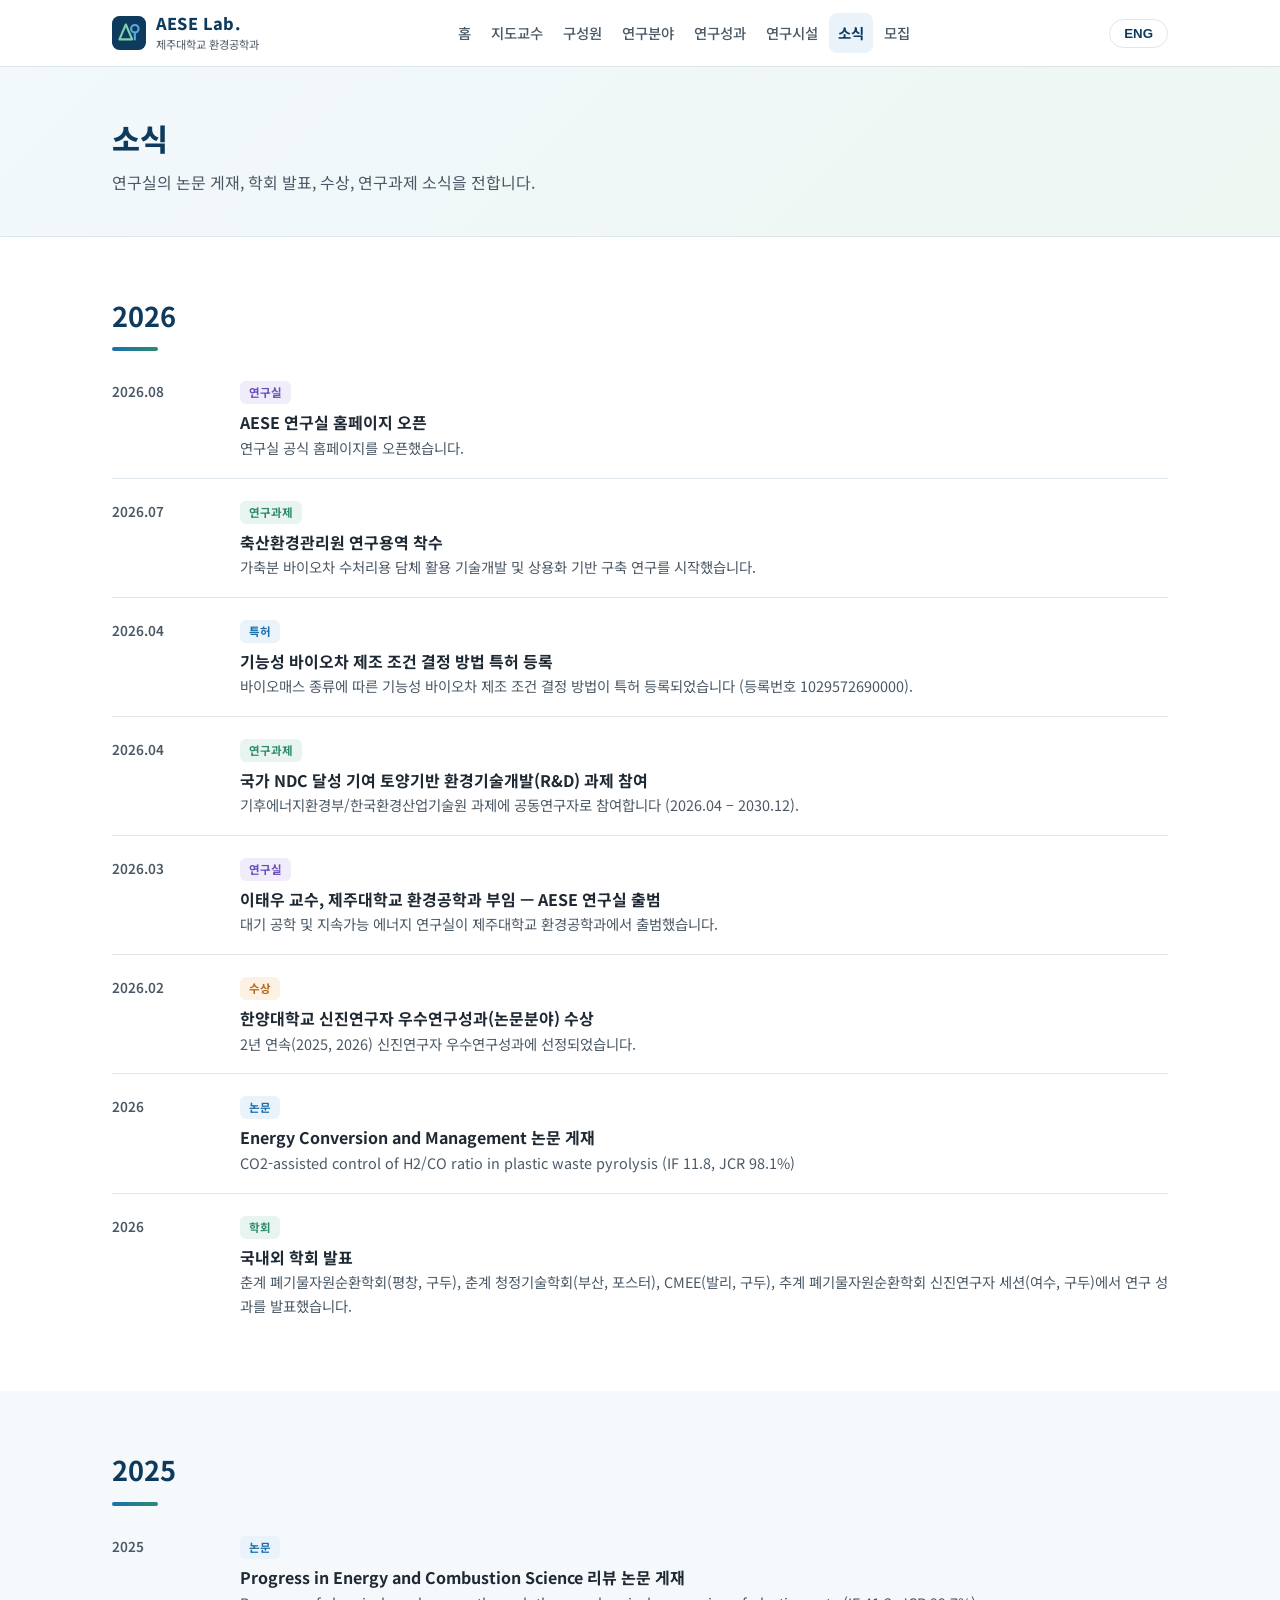
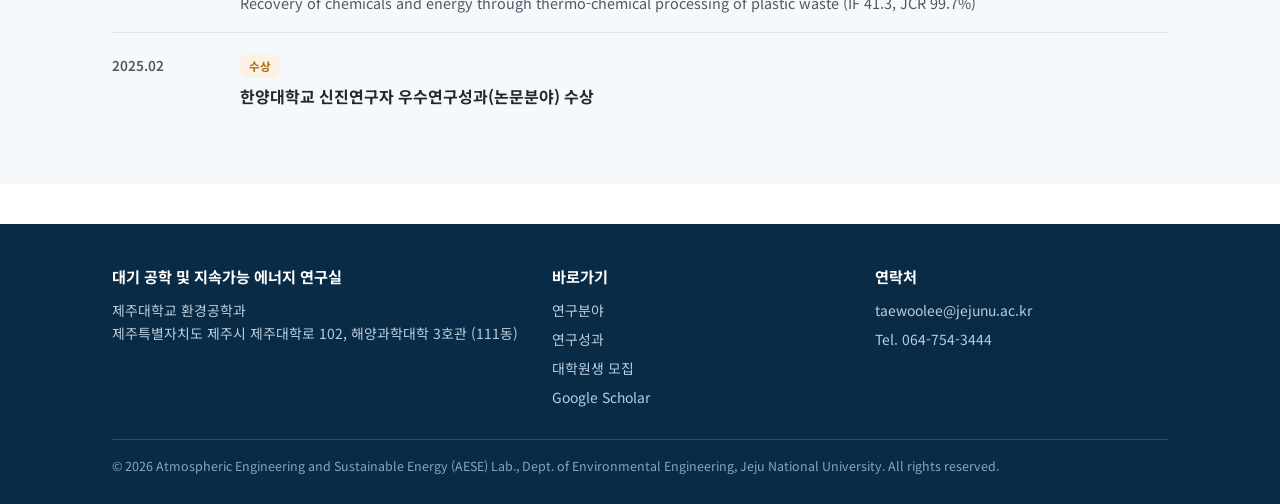
<file: news.html>
<!DOCTYPE html>
<html lang="ko" data-lang="ko">
<head>
<meta charset="UTF-8">
<meta name="viewport" content="width=device-width, initial-scale=1.0">
<title>소식 | AESE Lab - Jeju National University</title>
<meta name="description" content="News from AESE Lab: publications, awards, conferences, and projects.">
<link rel="icon" type="image/svg+xml" href="assets/favicon.svg">
<link rel="manifest" href="site.webmanifest">
<link rel="preconnect" href="https://fonts.googleapis.com">
<link rel="preconnect" href="https://fonts.gstatic.com" crossorigin>
<link href="https://fonts.googleapis.com/css2?family=Noto+Sans+KR:wght@400;500;700;800&display=swap" rel="stylesheet">
<link rel="stylesheet" href="styles.css">
<script src="script.js"></script>
</head>
<body>
<header class="site-header">
  <div class="nav-wrap">
    <a class="brand" href="index.html">
      <img src="assets/logo.svg" alt="AESE Lab logo">
      <span class="brand-text">
        <span class="brand-name">AESE Lab.</span><br>
        <span class="brand-sub"><span class="ko">제주대학교 환경공학과</span><span class="en">Jeju National University</span></span>
      </span>
    </a>
    <nav class="main-nav" id="mainNav">
    <a href="index.html"><span class="ko">홈</span><span class="en">Home</span></a>
    <a href="people.html"><span class="ko">지도교수</span><span class="en">Professor</span></a>
    <a href="member.html"><span class="ko">구성원</span><span class="en">Member</span></a>
    <a href="research.html"><span class="ko">연구분야</span><span class="en">Research</span></a>
    <a href="publications.html"><span class="ko">연구성과</span><span class="en">Publications</span></a>
    <a href="facilities.html"><span class="ko">연구시설</span><span class="en">Facilities</span></a>
    <a href="news.html" class="active"><span class="ko">소식</span><span class="en">News</span></a>
    <a href="join.html"><span class="ko">모집</span><span class="en">Join Us</span></a>
    </nav>
    <div style="display:flex;align-items:center;gap:8px;">
      <button class="lang-toggle" id="langToggle" aria-label="Switch language">ENG</button>
      <button class="menu-btn" id="menuBtn" aria-label="Menu"><span></span><span></span><span></span></button>
    </div>
  </div>
</header>
<div class="page-hero">
  <div class="container">
    <h1><span class="ko">소식</span><span class="en">News</span></h1>
    <p style="max-width:none;"><span class="ko">연구실의 논문 게재, 학회 발표, 수상, 연구과제 소식을 전합니다.</span><span class="en">Updates on publications, conference presentations, awards, and research projects.</span></p>
  </div>
</div>

<section>
  <div class="container">
    <h2 class="section-title">2026</h2>

    <div class="news-item">
      <div class="news-date">2026.08</div>
      <div>
        <span class="news-cat lab"><span class="ko">연구실</span><span class="en">Lab</span></span>
        <div class="news-title"><span class="ko">AESE 연구실 홈페이지 오픈</span><span class="en">AESE Lab website launched</span></div>
        <div class="news-body"><span class="ko">연구실 공식 홈페이지를 오픈했습니다.</span><span class="en">Our official lab website is now open.</span></div>
      </div>
    </div>

    <div class="news-item">
      <div class="news-date">2026.07</div>
      <div>
        <span class="news-cat conf"><span class="ko">연구과제</span><span class="en">Project</span></span>
        <div class="news-title"><span class="ko">축산환경관리원 연구용역 착수</span><span class="en">New project launched with the Livestock Environment Management Institute</span></div>
        <div class="news-body"><span class="ko">가축분 바이오차 수처리용 담체 활용 기술개발 및 상용화 기반 구축 연구를 시작했습니다.</span><span class="en">Development of livestock manure biochar as water-treatment media and its commercialization.</span></div>
      </div>
    </div>

    <div class="news-item">
      <div class="news-date">2026.04</div>
      <div>
        <span class="news-cat paper"><span class="ko">특허</span><span class="en">Patent</span></span>
        <div class="news-title"><span class="ko">기능성 바이오차 제조 조건 결정 방법 특허 등록</span><span class="en">Patent registered: engineered biochar manufacturing conditions</span></div>
        <div class="news-body"><span class="ko">바이오매스 종류에 따른 기능성 바이오차 제조 조건 결정 방법이 특허 등록되었습니다 (등록번호 1029572690000).</span><span class="en">KR Registration No. 1029572690000 (Apr. 21, 2026).</span></div>
      </div>
    </div>

    <div class="news-item">
      <div class="news-date">2026.04</div>
      <div>
        <span class="news-cat conf"><span class="ko">연구과제</span><span class="en">Project</span></span>
        <div class="news-title"><span class="ko">국가 NDC 달성 기여 토양기반 환경기술개발(R&amp;D) 과제 참여</span><span class="en">Joined the national R&amp;D project on soil-based environmental technology for NDC achievement</span></div>
        <div class="news-body"><span class="ko">기후에너지환경부/한국환경산업기술원 과제에 공동연구자로 참여합니다 (2026.04 – 2030.12).</span><span class="en">Ministry of Climate, Energy and Environment / KEITI (Apr. 2026 – Dec. 2030), as co-researcher.</span></div>
      </div>
    </div>

    <div class="news-item">
      <div class="news-date">2026.03</div>
      <div>
        <span class="news-cat lab"><span class="ko">연구실</span><span class="en">Lab</span></span>
        <div class="news-title"><span class="ko">이태우 교수, 제주대학교 환경공학과 부임 — AESE 연구실 출범</span><span class="en">Prof. Taewoo Lee joined Jeju National University — AESE Lab established</span></div>
        <div class="news-body"><span class="ko">대기 공학 및 지속가능 에너지 연구실이 제주대학교 환경공학과에서 출범했습니다.</span><span class="en">The Atmospheric Engineering and Sustainable Energy Laboratory was established in the Department of Environmental Engineering.</span></div>
      </div>
    </div>

    <div class="news-item">
      <div class="news-date">2026.02</div>
      <div>
        <span class="news-cat award"><span class="ko">수상</span><span class="en">Award</span></span>
        <div class="news-title"><span class="ko">한양대학교 신진연구자 우수연구성과(논문분야) 수상</span><span class="en">Outstanding Research Achievement by Early-Career Researcher, Hanyang University</span></div>
        <div class="news-body"><span class="ko">2년 연속(2025, 2026) 신진연구자 우수연구성과에 선정되었습니다.</span><span class="en">Selected for two consecutive years (2025, 2026).</span></div>
      </div>
    </div>

    <div class="news-item">
      <div class="news-date">2026</div>
      <div>
        <span class="news-cat paper"><span class="ko">논문</span><span class="en">Paper</span></span>
        <div class="news-title"><span class="ko">Energy Conversion and Management 논문 게재</span><span class="en">Paper published in Energy Conversion and Management</span></div>
        <div class="news-body">CO2-assisted control of H2/CO ratio in plastic waste pyrolysis (IF 11.8, JCR 98.1%)</div>
      </div>
    </div>

    <div class="news-item">
      <div class="news-date">2026</div>
      <div>
        <span class="news-cat conf"><span class="ko">학회</span><span class="en">Conference</span></span>
        <div class="news-title"><span class="ko">국내외 학회 발표</span><span class="en">Conference presentations</span></div>
        <div class="news-body"><span class="ko">춘계 폐기물자원순환학회(평창, 구두), 춘계 청정기술학회(부산, 포스터), CMEE(발리, 구두), 추계 폐기물자원순환학회 신진연구자 세션(여수, 구두)에서 연구 성과를 발표했습니다.</span><span class="en">Presented at the KSWM Spring Conference (Pyeongchang, oral), KSCT Spring Conference (Busan, poster), CMEE (Bali, oral), and the KSWM Fall Conference Early-Career Researcher Session (Yeosu, oral).</span></div>
      </div>
    </div>

  </div>
</section>

<section class="alt">
  <div class="container">
    <h2 class="section-title">2025</h2>
    <div class="news-item">
      <div class="news-date">2025</div>
      <div>
        <span class="news-cat paper"><span class="ko">논문</span><span class="en">Paper</span></span>
        <div class="news-title"><span class="ko">Progress in Energy and Combustion Science 리뷰 논문 게재</span><span class="en">Review published in Progress in Energy and Combustion Science</span></div>
        <div class="news-body">Recovery of chemicals and energy through thermo-chemical processing of plastic waste (IF 41.3, JCR 99.7%)</div>
      </div>
    </div>
    <div class="news-item">
      <div class="news-date">2025.02</div>
      <div>
        <span class="news-cat award"><span class="ko">수상</span><span class="en">Award</span></span>
        <div class="news-title"><span class="ko">한양대학교 신진연구자 우수연구성과(논문분야) 수상</span><span class="en">Outstanding Research Achievement by Early-Career Researcher, Hanyang University</span></div>
      </div>
    </div>
  </div>
</section>
<footer class="site-footer">
  <div class="container">
    <div class="foot-grid">
      <div>
        <h4><span class="ko">대기 공학 및 지속가능 에너지 연구실</span><span class="en">Atmospheric Engineering and Sustainable Energy Lab.</span></h4>
        <p><span class="ko">제주대학교 환경공학과<br>제주특별자치도 제주시 제주대학로 102, 해양과학대학 3호관 (111동)</span><span class="en">Department of Environmental Engineering, Jeju National University<br>Building 3 (No. 111), College of Ocean Science, 102 Jejudaehak-ro, Jeju-si, Jeju, Republic of Korea</span></p>
      </div>
      <div>
        <h4><span class="ko">바로가기</span><span class="en">Quick Links</span></h4>
        <ul>
          <li><a href="research.html"><span class="ko">연구분야</span><span class="en">Research</span></a></li>
          <li><a href="publications.html"><span class="ko">연구성과</span><span class="en">Publications</span></a></li>
          <li><a href="join.html"><span class="ko">대학원생 모집</span><span class="en">Join Us</span></a></li>
          <li><a href="https://scholar.google.co.kr/citations?user=AMC3wKoAAAAJ" target="_blank" rel="noopener">Google Scholar</a></li>
        </ul>
      </div>
      <div>
        <h4><span class="ko">연락처</span><span class="en">Contact</span></h4>
        <ul>
          <li><a href="mailto:taewoolee@jejunu.ac.kr">taewoolee@jejunu.ac.kr</a></li>
          <li>Tel. 064-754-3444</li>
        </ul>
      </div>
    </div>
    <div class="copyright">&copy; 2026 Atmospheric Engineering and Sustainable Energy (AESE) Lab., Dept. of Environmental Engineering, Jeju National University. All rights reserved.</div>
  </div>
</footer>
</body>
</html>
</file>
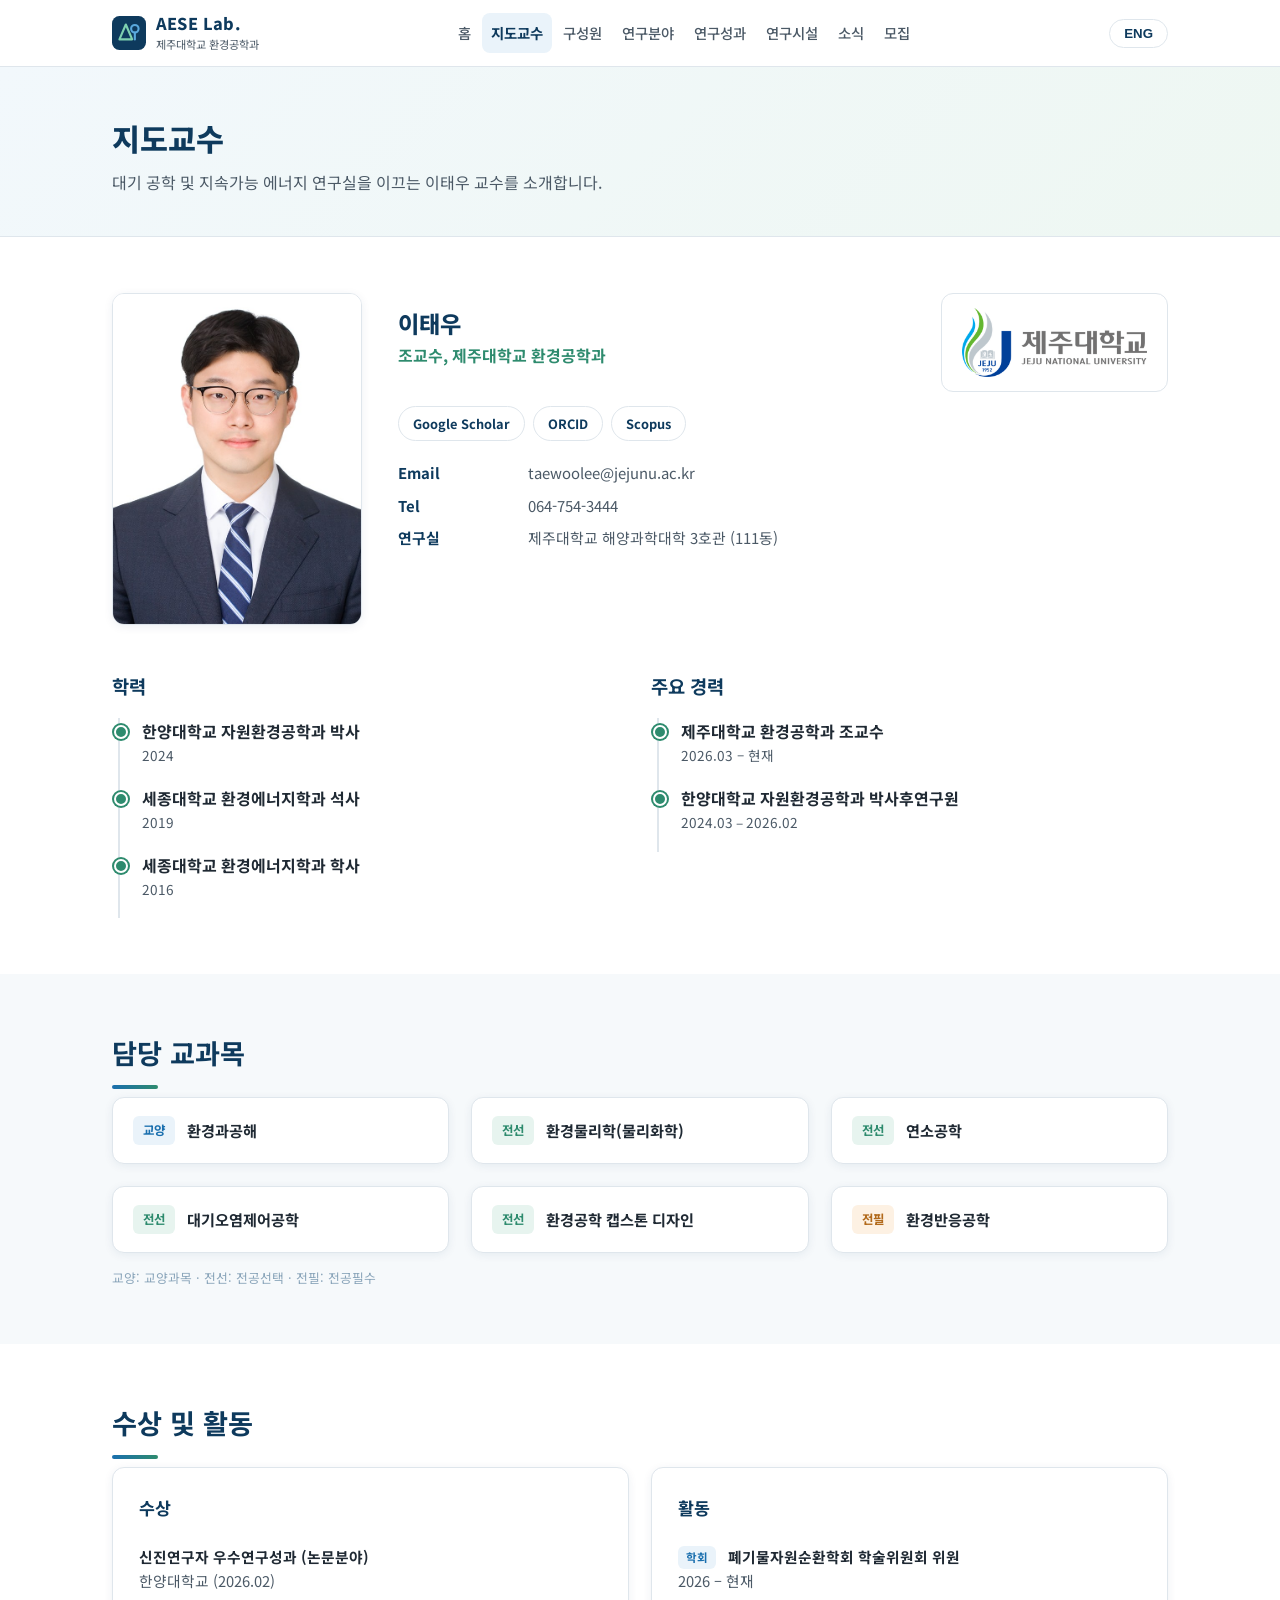
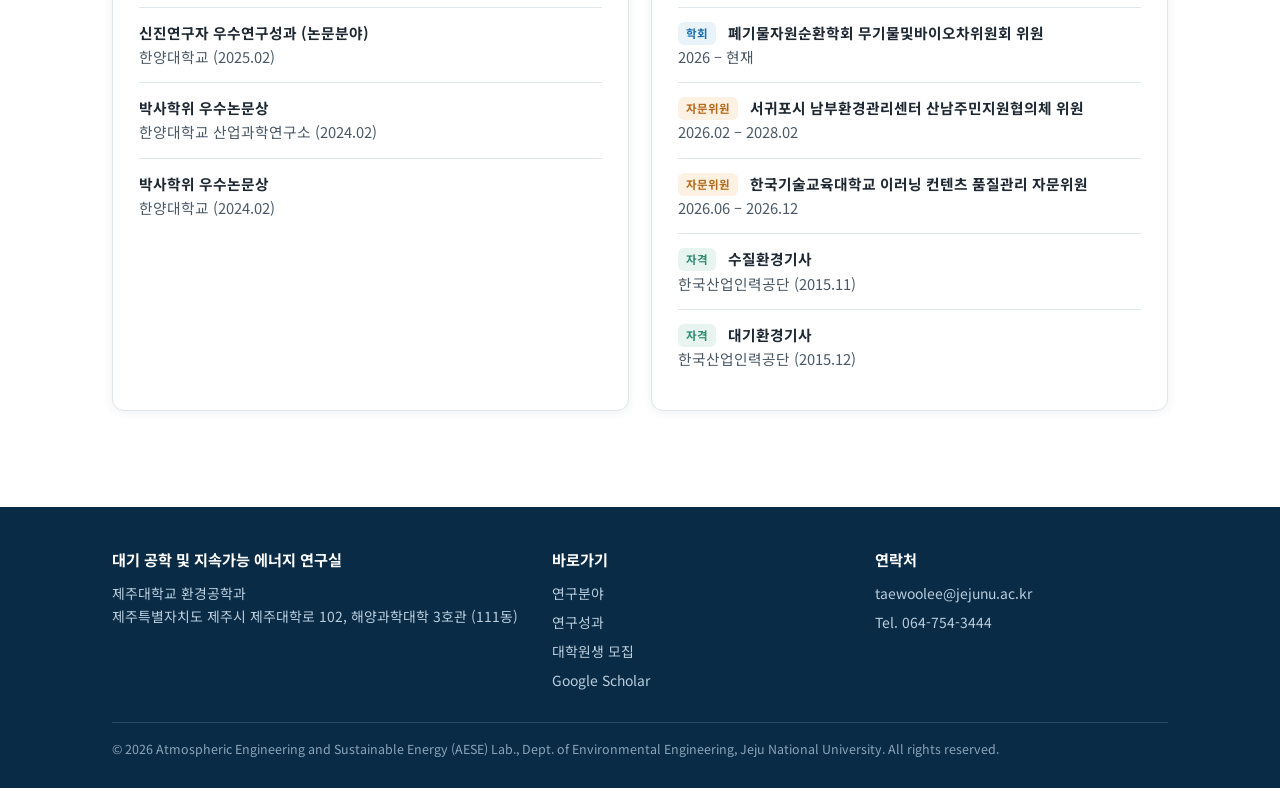
<file: people.html>
<!DOCTYPE html>
<html lang="ko" data-lang="ko">
<head>
<meta charset="UTF-8">
<meta name="viewport" content="width=device-width, initial-scale=1.0">
<title>지도교수 | AESE Lab - Jeju National University</title>
<meta name="description" content="Prof. Taewoo Lee, Principal Investigator of AESE Lab, Department of Environmental Engineering, Jeju National University.">
<link rel="icon" type="image/svg+xml" href="assets/favicon.svg">
<link rel="manifest" href="site.webmanifest">
<link rel="preconnect" href="https://fonts.googleapis.com">
<link rel="preconnect" href="https://fonts.gstatic.com" crossorigin>
<link href="https://fonts.googleapis.com/css2?family=Noto+Sans+KR:wght@400;500;700;800&display=swap" rel="stylesheet">
<link rel="stylesheet" href="styles.css">
<script src="script.js"></script>
</head>
<body>
<header class="site-header">
  <div class="nav-wrap">
    <a class="brand" href="index.html">
      <img src="assets/logo.svg" alt="AESE Lab logo">
      <span class="brand-text">
        <span class="brand-name">AESE Lab.</span><br>
        <span class="brand-sub"><span class="ko">제주대학교 환경공학과</span><span class="en">Jeju National University</span></span>
      </span>
    </a>
    <nav class="main-nav" id="mainNav">
    <a href="index.html"><span class="ko">홈</span><span class="en">Home</span></a>
    <a href="people.html" class="active"><span class="ko">지도교수</span><span class="en">Professor</span></a>
    <a href="member.html"><span class="ko">구성원</span><span class="en">Member</span></a>
    <a href="research.html"><span class="ko">연구분야</span><span class="en">Research</span></a>
    <a href="publications.html"><span class="ko">연구성과</span><span class="en">Publications</span></a>
    <a href="facilities.html"><span class="ko">연구시설</span><span class="en">Facilities</span></a>
    <a href="news.html"><span class="ko">소식</span><span class="en">News</span></a>
    <a href="join.html"><span class="ko">모집</span><span class="en">Join Us</span></a>
    </nav>
    <div style="display:flex;align-items:center;gap:8px;">
      <button class="lang-toggle" id="langToggle" aria-label="Switch language">ENG</button>
      <button class="menu-btn" id="menuBtn" aria-label="Menu"><span></span><span></span><span></span></button>
    </div>
  </div>
</header>
<div class="page-hero">
  <div class="container">
    <h1><span class="ko">지도교수</span><span class="en">Professor</span></h1>
    <p style="max-width:none;"><span class="ko">대기 공학 및 지속가능 에너지 연구실을 이끄는 이태우 교수를 소개합니다.</span><span class="en">Meet Prof. Taewoo Lee, Principal Investigator of the AESE Laboratory.</span></p>
  </div>
</div>

<section>
  <div class="container">
    <div class="profile-grid">
      <div>
        <img class="profile-photo" src="assets/profile.jpg" alt="Prof. Taewoo Lee">
      </div>
      <div>
        <div class="profile-head" style="display:flex;justify-content:space-between;align-items:center;gap:24px;flex-wrap:wrap;margin-bottom:6px;">
          <div class="profile-titles" style="flex:1 1 300px;min-width:240px;">
            <div class="profile-name"><span class="ko">이태우</span><span class="en">Taewoo Lee, Ph.D.</span></div>
            <div class="profile-role"><span class="ko">조교수, 제주대학교 환경공학과</span><span class="en">Assistant Professor,<br>Dept. of Environmental Engineering, Jeju National University</span></div>
          </div>
          <div class="jnu-badge" style="background:#ffffff;border:1px solid #dfe6ec;border-radius:12px;padding:14px 20px;flex-shrink:0;">
            <img src="assets/jnu-logo.png" alt="Jeju National University" style="width:185px;max-width:100%;height:auto;display:block;">
          </div>
        </div>
        <div class="profile-links">
          <a href="https://scholar.google.co.kr/citations?user=AMC3wKoAAAAJ" target="_blank" rel="noopener">Google Scholar</a>
          <a href="https://orcid.org/0000-0002-0017-3716" target="_blank" rel="noopener">ORCID</a>
          <a href="https://www.scopus.com/authid/detail.uri?authorId=57194348573" target="_blank" rel="noopener">Scopus</a>
        </div>
        <dl class="info-list">
          <dt>Email</dt><dd>taewoolee@jejunu.ac.kr</dd>
          <dt>Tel</dt><dd>064-754-3444</dd>
          <dt><span class="ko">연구실</span><span class="en">Office</span></dt>
          <dd><span class="ko">제주대학교 해양과학대학 3호관 (111동)</span><span class="en">Building 3 (No. 111), College of Ocean Science, Jeju National University</span></dd>
        </dl>
      </div>
    </div>

    <div class="grid-2" style="margin-top:40px;">
      <div>
        <h3 style="color:#0e3a5d;margin-bottom:16px;"><span class="ko">학력</span><span class="en">Education</span></h3>
        <ul class="timeline">
          <li>
            <div class="t-title"><span class="ko">한양대학교 자원환경공학과 박사</span><span class="en">Ph.D., Department of Earth Resources and Environmental Engineering, Hanyang University</span></div>
            <div class="t-meta">2024</div>
          </li>
          <li>
            <div class="t-title"><span class="ko">세종대학교 환경에너지학과 석사</span><span class="en">M.S., Department of Environmental and Energy, Sejong University</span></div>
            <div class="t-meta">2019</div>
          </li>
          <li>
            <div class="t-title"><span class="ko">세종대학교 환경에너지학과 학사</span><span class="en">B.S., Department of Environmental and Energy, Sejong University</span></div>
            <div class="t-meta">2016</div>
          </li>
        </ul>
      </div>
      <div>
        <h3 style="color:#0e3a5d;margin-bottom:16px;"><span class="ko">주요 경력</span><span class="en">Professional Experience</span></h3>
        <ul class="timeline">
          <li>
            <div class="t-title"><span class="ko">제주대학교 환경공학과 조교수</span><span class="en">Assistant Professor, Department of Environmental Engineering, Jeju National University</span></div>
            <div class="t-meta"><span class="ko">2026.03 – 현재</span><span class="en">Mar. 2026 – Present</span></div>
          </li>
          <li>
            <div class="t-title"><span class="ko">한양대학교 자원환경공학과 박사후연구원</span><span class="en">Postdoctoral Researcher, Department of Earth Resources and Environmental Engineering, Hanyang University</span></div>
            <div class="t-meta"><span class="ko">2024.03 – 2026.02</span><span class="en">Mar. 2024 – Feb. 2026</span></div>
          </li>
        </ul>
      </div>
    </div>
  </div>
</section>

<section class="alt">
  <div class="container">
    <h2 class="section-title"><span class="ko">담당 교과목</span><span class="en">Courses</span></h2>
    <div class="grid-3">
      <div class="card course-card">
        <span class="tag co"><span class="ko">교양</span><span class="en">GE</span></span>
        <strong><span class="ko">환경과공해</span><span class="en">Environment and Pollution</span></strong>
      </div>
      <div class="card course-card">
        <span class="tag reg"><span class="ko">전선</span><span class="en">Elective</span></span>
        <strong><span class="ko">환경물리학(물리화학)</span><span class="en">Environmental Physics (Physical Chemistry)</span></strong>
      </div>
      <div class="card course-card">
        <span class="tag reg"><span class="ko">전선</span><span class="en">Elective</span></span>
        <strong><span class="ko">연소공학</span><span class="en">Combustion Engineering</span></strong>
      </div>
      <div class="card course-card">
        <span class="tag reg"><span class="ko">전선</span><span class="en">Elective</span></span>
        <strong><span class="ko">대기오염제어공학</span><span class="en">Air Pollution Control Engineering</span></strong>
      </div>
      <div class="card course-card">
        <span class="tag reg"><span class="ko">전선</span><span class="en">Elective</span></span>
        <strong><span class="ko">환경공학 캡스톤 디자인</span><span class="en">Environmental Capstone Design</span></strong>
      </div>
      <div class="card course-card">
        <span class="tag pi"><span class="ko">전필</span><span class="en">Required</span></span>
        <strong><span class="ko">환경반응공학</span><span class="en">Environmental Reaction Engineering</span></strong>
      </div>
    </div>
    <p style="margin-top:14px;font-size:0.8rem;color:#8aa5ba;">
      <span class="ko">교양: 교양과목 · 전선: 전공선택 · 전필: 전공필수</span>
      <span class="en">GE: General Education · Elective: Major Elective · Required: Major Required</span>
    </p>
  </div>
</section>

<section>
  <div class="container">
    <h2 class="section-title"><span class="ko">수상 및 활동</span><span class="en">Awards &amp; Activities</span></h2>
    <div class="grid-2">
      <div class="card">
        <h3><span class="ko">수상</span><span class="en">Awards</span></h3>
        <ul class="plain-list">
          <li><strong><span class="ko">신진연구자 우수연구성과 (논문분야)</span><span class="en">Outstanding Research Achievement by Early-Career Researcher</span></strong><br><span class="ko">한양대학교 (2026.02)</span><span class="en">Hanyang University (Feb. 2026)</span></li>
          <li><strong><span class="ko">신진연구자 우수연구성과 (논문분야)</span><span class="en">Outstanding Research Achievement by Early-Career Researcher</span></strong><br><span class="ko">한양대학교 (2025.02)</span><span class="en">Hanyang University (Feb. 2025)</span></li>
          <li><strong><span class="ko">박사학위 우수논문상</span><span class="en">Outstanding Doctoral Dissertation Award</span></strong><br><span class="ko">한양대학교 산업과학연구소 (2024.02)</span><span class="en">The Research Institute of Industrial Science, Hanyang University (Feb. 2024)</span></li>
          <li><strong><span class="ko">박사학위 우수논문상</span><span class="en">Outstanding Doctoral Dissertation Award</span></strong><br><span class="ko">한양대학교 (2024.02)</span><span class="en">Hanyang University (Feb. 2024)</span></li>
        </ul>
      </div>
      <div class="card">
        <h3><span class="ko">활동</span><span class="en">Activities</span></h3>
        <ul class="plain-list">
          <li><span class="tag co"><span class="ko">학회</span><span class="en">Society</span></span>
            <strong><span class="ko">폐기물자원순환학회 학술위원회 위원</span><span class="en">Academic Committee Member, Korea Society of Waste Management</span></strong><br>
            <span class="ko">2026 – 현재</span><span class="en">2026 – Present</span></li>
          <li><span class="tag co"><span class="ko">학회</span><span class="en">Society</span></span>
            <strong><span class="ko">폐기물자원순환학회 무기물및바이오차위원회 위원</span><span class="en">Inorganics and Biochar Committee Member, Korea Society of Waste Management</span></strong><br>
            <span class="ko">2026 – 현재</span><span class="en">2026 – Present</span></li>
          <li><span class="tag pi"><span class="ko">자문위원</span><span class="en">Advisory</span></span>
            <strong><span class="ko">서귀포시 남부환경관리센터 산남주민지원협의체 위원</span><span class="en">Advisory Committee Member, Seogwipo Southern Environmental Management Center</span></strong><br>
            <span class="ko">2026.02 – 2028.02</span><span class="en">Feb. 2026 – Feb. 2028</span></li>
          <li><span class="tag pi"><span class="ko">자문위원</span><span class="en">Advisory</span></span>
            <strong><span class="ko">한국기술교육대학교 이러닝 컨텐츠 품질관리 자문위원</span><span class="en">Advisory Committee Member (E-learning Quality Management), Korea University of Technology and Education</span></strong><br>
            <span class="ko">2026.06 – 2026.12</span><span class="en">Jun. 2026 – Dec. 2026</span></li>
          <li><span class="tag reg"><span class="ko">자격</span><span class="en">License</span></span>
            <strong><span class="ko">수질환경기사</span><span class="en">Engineer, Water Pollution Environmental</span></strong><br>
            <span class="ko">한국산업인력공단 (2015.11)</span><span class="en">Human Resources Development Service of Korea (Nov. 2015)</span></li>
          <li><span class="tag reg"><span class="ko">자격</span><span class="en">License</span></span>
            <strong><span class="ko">대기환경기사</span><span class="en">Engineer, Air Pollution Environmental</span></strong><br>
            <span class="ko">한국산업인력공단 (2015.12)</span><span class="en">Human Resources Development Service of Korea (Dec. 2015)</span></li>
        </ul>
      </div>
    </div>
  </div>
</section>
<footer class="site-footer">
  <div class="container">
    <div class="foot-grid">
      <div>
        <h4><span class="ko">대기 공학 및 지속가능 에너지 연구실</span><span class="en">Atmospheric Engineering and Sustainable Energy Lab.</span></h4>
        <p><span class="ko">제주대학교 환경공학과<br>제주특별자치도 제주시 제주대학로 102, 해양과학대학 3호관 (111동)</span><span class="en">Department of Environmental Engineering, Jeju National University<br>Building 3 (No. 111), College of Ocean Science, 102 Jejudaehak-ro, Jeju-si, Jeju, Republic of Korea</span></p>
      </div>
      <div>
        <h4><span class="ko">바로가기</span><span class="en">Quick Links</span></h4>
        <ul>
          <li><a href="research.html"><span class="ko">연구분야</span><span class="en">Research</span></a></li>
          <li><a href="publications.html"><span class="ko">연구성과</span><span class="en">Publications</span></a></li>
          <li><a href="join.html"><span class="ko">대학원생 모집</span><span class="en">Join Us</span></a></li>
          <li><a href="https://scholar.google.co.kr/citations?user=AMC3wKoAAAAJ" target="_blank" rel="noopener">Google Scholar</a></li>
        </ul>
      </div>
      <div>
        <h4><span class="ko">연락처</span><span class="en">Contact</span></h4>
        <ul>
          <li><a href="mailto:taewoolee@jejunu.ac.kr">taewoolee@jejunu.ac.kr</a></li>
          <li>Tel. 064-754-3444</li>
        </ul>
      </div>
    </div>
    <div class="copyright">&copy; 2026 Atmospheric Engineering and Sustainable Energy (AESE) Lab., Dept. of Environmental Engineering, Jeju National University. All rights reserved.</div>
  </div>
</footer>
</body>
</html>
</file>
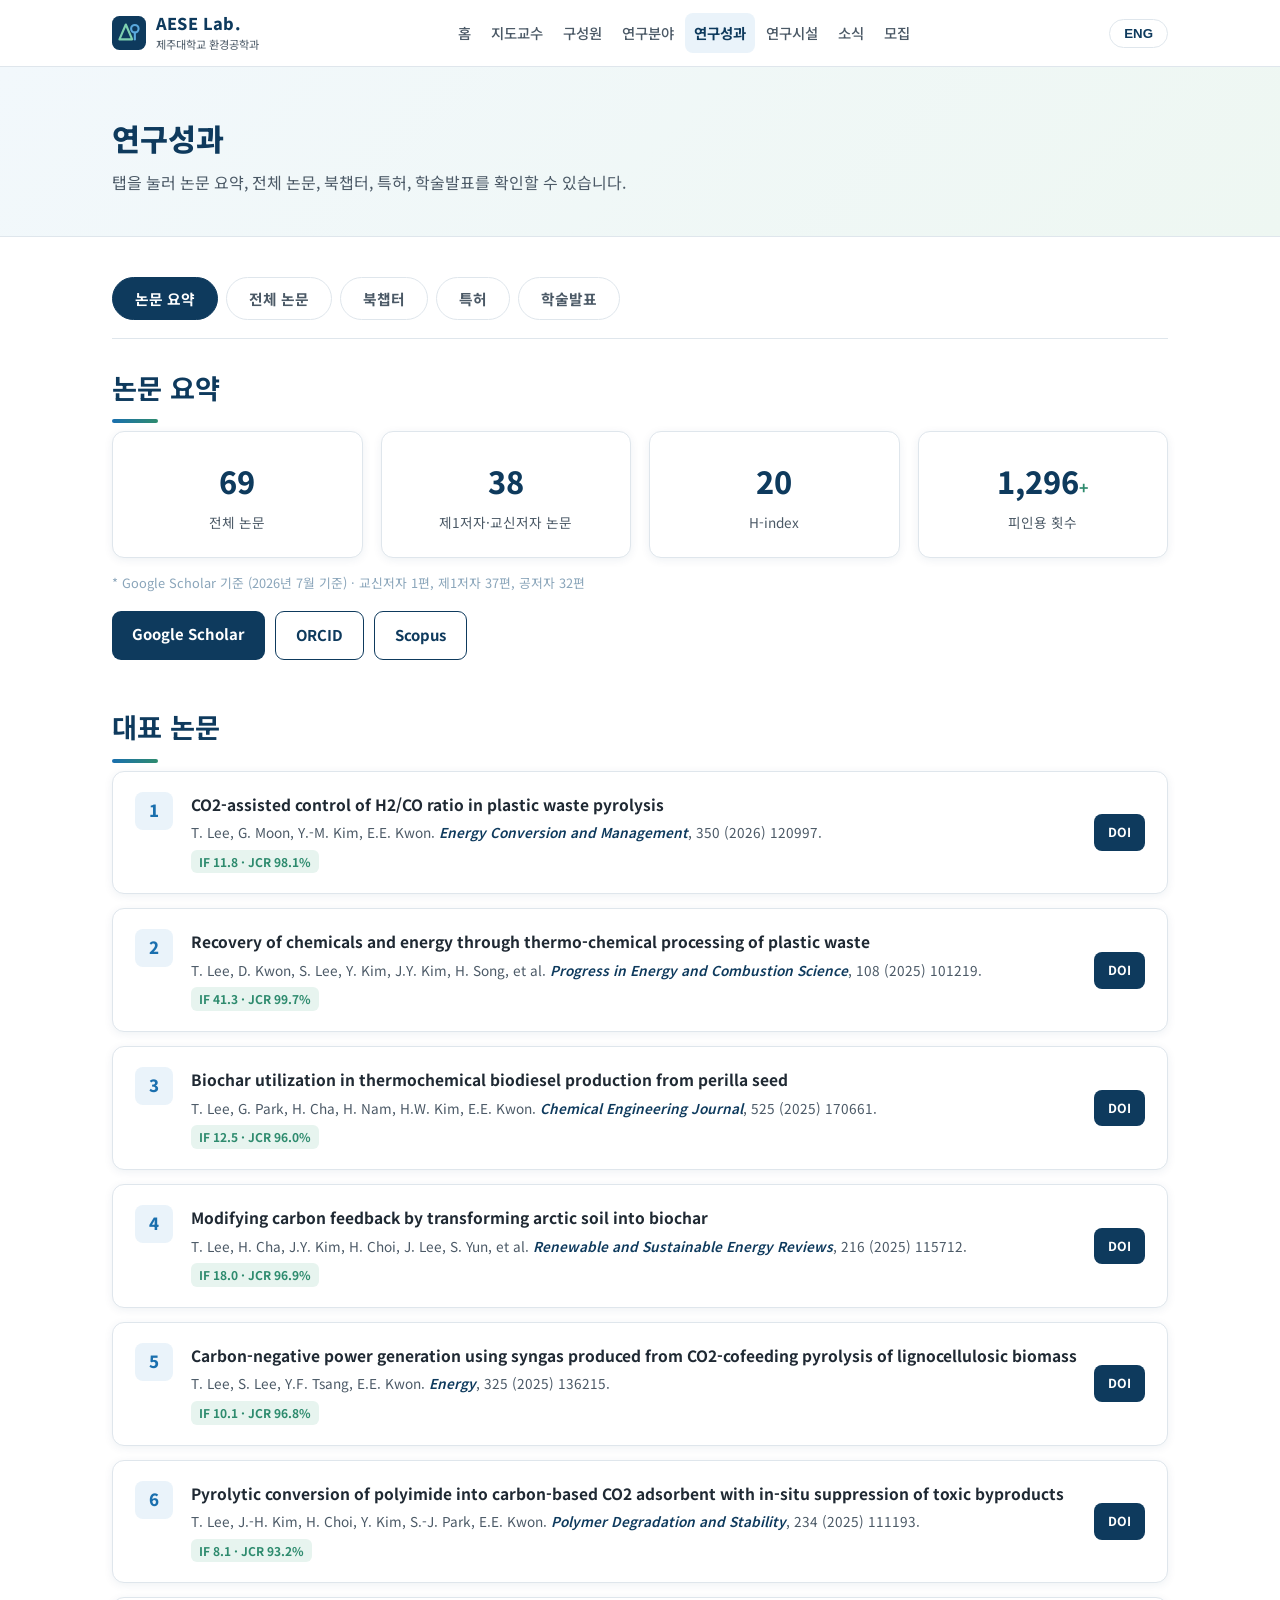
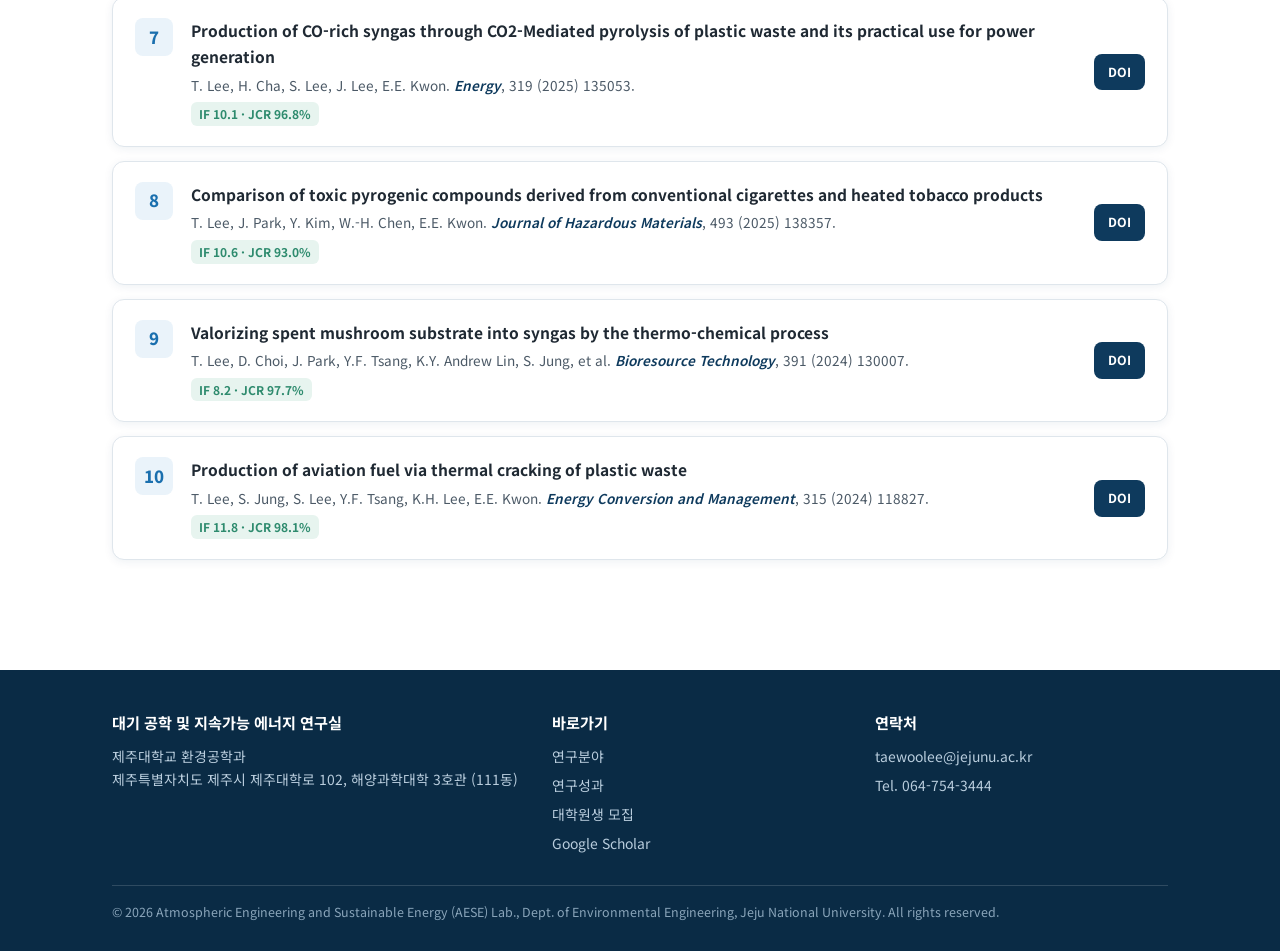
<file: publications.html>
<!DOCTYPE html>
<html lang="ko" data-lang="ko">
<head>
<meta charset="UTF-8">
<meta name="viewport" content="width=device-width, initial-scale=1.0">
<title>연구성과 | AESE Lab - Jeju National University</title>
<meta name="description" content="Publications of AESE Lab: summary, all publications, book chapters, patents, and presentations.">
<link rel="icon" type="image/svg+xml" href="assets/favicon.svg">
<link rel="manifest" href="site.webmanifest">
<link rel="preconnect" href="https://fonts.googleapis.com">
<link rel="preconnect" href="https://fonts.gstatic.com" crossorigin>
<link href="https://fonts.googleapis.com/css2?family=Noto+Sans+KR:wght@400;500;700;800&display=swap" rel="stylesheet">
<link rel="stylesheet" href="styles.css">
<script src="script.js"></script>
</head>
<body>
<header class="site-header">
  <div class="nav-wrap">
    <a class="brand" href="index.html">
      <img src="assets/logo.svg" alt="AESE Lab logo">
      <span class="brand-text">
        <span class="brand-name">AESE Lab.</span><br>
        <span class="brand-sub"><span class="ko">제주대학교 환경공학과</span><span class="en">Jeju National University</span></span>
      </span>
    </a>
    <nav class="main-nav" id="mainNav">
    <a href="index.html"><span class="ko">홈</span><span class="en">Home</span></a>
    <a href="people.html"><span class="ko">지도교수</span><span class="en">Professor</span></a>
    <a href="member.html"><span class="ko">구성원</span><span class="en">Member</span></a>
    <a href="research.html"><span class="ko">연구분야</span><span class="en">Research</span></a>
    <a href="publications.html" class="active"><span class="ko">연구성과</span><span class="en">Publications</span></a>
    <a href="facilities.html"><span class="ko">연구시설</span><span class="en">Facilities</span></a>
    <a href="news.html"><span class="ko">소식</span><span class="en">News</span></a>
    <a href="join.html"><span class="ko">모집</span><span class="en">Join Us</span></a>
    </nav>
    <div style="display:flex;align-items:center;gap:8px;">
      <button class="lang-toggle" id="langToggle" aria-label="Switch language">ENG</button>
      <button class="menu-btn" id="menuBtn" aria-label="Menu"><span></span><span></span><span></span></button>
    </div>
  </div>
</header>
<div class="page-hero">
  <div class="container">
    <h1><span class="ko">연구성과</span><span class="en">Publications</span></h1>
    <p style="max-width:none;"><span class="ko">탭을 눌러 논문 요약, 전체 논문, 북챕터, 특허, 학술발표를 확인할 수 있습니다.</span><span class="en">Use the tabs to browse the publication summary, all publications, book chapters, patents, and presentations.</span></p>
  </div>
</div>

<section style="padding-top:34px;">
  <div class="container">

    <div class="tab-bar" role="tablist">
      <button class="tab-btn active" data-tab="summary"><span class="ko">논문 요약</span><span class="en">Summary</span></button>
      <button class="tab-btn" data-tab="all"><span class="ko">전체 논문</span><span class="en">All Publications</span></button>
      <button class="tab-btn" data-tab="book"><span class="ko">북챕터</span><span class="en">Book Chapter</span></button>
      <button class="tab-btn" data-tab="patents"><span class="ko">특허</span><span class="en">Patents</span></button>
      <button class="tab-btn" data-tab="talks"><span class="ko">학술발표</span><span class="en">Presentations</span></button>
    </div>

    <!-- ===================== Tab 1: Summary ===================== -->
    <div class="tab-panel active" id="panel-summary">
      <h2 class="section-title" style="margin-top:26px;"><span class="ko">논문 요약</span><span class="en">Publication Summary</span></h2>
      <div class="stats">
        <div class="stat"><div class="num">69</div><div class="label"><span class="ko">전체 논문</span><span class="en">Total Publications</span></div></div>
        <div class="stat"><div class="num">38</div><div class="label"><span class="ko">제1저자·교신저자 논문</span><span class="en">First/Corresponding Author</span></div></div>
        <div class="stat"><div class="num">20</div><div class="label">H-index</div></div>
        <div class="stat"><div class="num">1,296<small>+</small></div><div class="label"><span class="ko">피인용 횟수</span><span class="en">Citations</span></div></div>
      </div>
      <p style="margin-top:14px;font-size:0.8rem;color:#8aa5ba;">
        <span class="ko">* Google Scholar 기준 (2026년 7월 기준) · 교신저자 1편, 제1저자 37편, 공저자 32편</span>
        <span class="en">* Based on Google Scholar (as of Jul. 2026) · Corresponding author: 1, first author: 37, co-author: 32</span>
      </p>
      <div class="btn-row" style="margin-top:18px;">
        <a class="btn btn-primary" href="https://scholar.google.co.kr/citations?user=AMC3wKoAAAAJ" target="_blank" rel="noopener">Google Scholar</a>
        <a class="btn btn-outline" href="https://orcid.org/0000-0002-0017-3716" target="_blank" rel="noopener">ORCID</a>
        <a class="btn btn-outline" href="https://www.scopus.com/authid/detail.uri?authorId=57194348573" target="_blank" rel="noopener">Scopus</a>
      </div>

      <h2 class="section-title" style="margin-top:44px;"><span class="ko">대표 논문</span><span class="en">Selected Publications</span></h2>
      <ol class="pub-list">
      <li class="pub-item">
        <span class="pub-no"></span>
        <div>
          <div class="pub-title">CO2-assisted control of H2/CO ratio in plastic waste pyrolysis</div>
          <div class="pub-meta">T. Lee, G. Moon, Y.-M. Kim, E.E. Kwon. <span class="journal">Energy Conversion and Management</span>, 350 (2026) 120997.</div>
          <span class="pub-if">IF 11.8 · JCR 98.1%</span>
        </div>
        <a class="doi-btn" href="https://doi.org/10.1016/j.enconman.2025.120997" target="_blank" rel="noopener">DOI</a>
      </li>
      <li class="pub-item">
        <span class="pub-no"></span>
        <div>
          <div class="pub-title">Recovery of chemicals and energy through thermo-chemical processing of plastic waste</div>
          <div class="pub-meta">T. Lee, D. Kwon, S. Lee, Y. Kim, J.Y. Kim, H. Song, et al. <span class="journal">Progress in Energy and Combustion Science</span>, 108 (2025) 101219.</div>
          <span class="pub-if">IF 41.3 · JCR 99.7%</span>
        </div>
        <a class="doi-btn" href="https://doi.org/10.1016/j.pecs.2025.101219" target="_blank" rel="noopener">DOI</a>
      </li>
      <li class="pub-item">
        <span class="pub-no"></span>
        <div>
          <div class="pub-title">Biochar utilization in thermochemical biodiesel production from perilla seed</div>
          <div class="pub-meta">T. Lee, G. Park, H. Cha, H. Nam, H.W. Kim, E.E. Kwon. <span class="journal">Chemical Engineering Journal</span>, 525 (2025) 170661.</div>
          <span class="pub-if">IF 12.5 · JCR 96.0%</span>
        </div>
        <a class="doi-btn" href="https://doi.org/10.1016/j.cej.2025.170661" target="_blank" rel="noopener">DOI</a>
      </li>
      <li class="pub-item">
        <span class="pub-no"></span>
        <div>
          <div class="pub-title">Modifying carbon feedback by transforming arctic soil into biochar</div>
          <div class="pub-meta">T. Lee, H. Cha, J.Y. Kim, H. Choi, J. Lee, S. Yun, et al. <span class="journal">Renewable and Sustainable Energy Reviews</span>, 216 (2025) 115712.</div>
          <span class="pub-if">IF 18.0 · JCR 96.9%</span>
        </div>
        <a class="doi-btn" href="https://doi.org/10.1016/j.rser.2025.115712" target="_blank" rel="noopener">DOI</a>
      </li>
      <li class="pub-item">
        <span class="pub-no"></span>
        <div>
          <div class="pub-title">Carbon-negative power generation using syngas produced from CO2-cofeeding pyrolysis of lignocellulosic biomass</div>
          <div class="pub-meta">T. Lee, S. Lee, Y.F. Tsang, E.E. Kwon. <span class="journal">Energy</span>, 325 (2025) 136215.</div>
          <span class="pub-if">IF 10.1 · JCR 96.8%</span>
        </div>
        <a class="doi-btn" href="https://doi.org/10.1016/j.energy.2025.136215" target="_blank" rel="noopener">DOI</a>
      </li>
      <li class="pub-item">
        <span class="pub-no"></span>
        <div>
          <div class="pub-title">Pyrolytic conversion of polyimide into carbon-based CO2 adsorbent with in-situ suppression of toxic byproducts</div>
          <div class="pub-meta">T. Lee, J.-H. Kim, H. Choi, Y. Kim, S.-J. Park, E.E. Kwon. <span class="journal">Polymer Degradation and Stability</span>, 234 (2025) 111193.</div>
          <span class="pub-if">IF 8.1 · JCR 93.2%</span>
        </div>
        <a class="doi-btn" href="https://doi.org/10.1016/j.polymdegradstab.2025.111193" target="_blank" rel="noopener">DOI</a>
      </li>
      <li class="pub-item">
        <span class="pub-no"></span>
        <div>
          <div class="pub-title">Production of CO-rich syngas through CO2-Mediated pyrolysis of plastic waste and its practical use for power generation</div>
          <div class="pub-meta">T. Lee, H. Cha, S. Lee, J. Lee, E.E. Kwon. <span class="journal">Energy</span>, 319 (2025) 135053.</div>
          <span class="pub-if">IF 10.1 · JCR 96.8%</span>
        </div>
        <a class="doi-btn" href="https://doi.org/10.1016/j.energy.2025.135053" target="_blank" rel="noopener">DOI</a>
      </li>
      <li class="pub-item">
        <span class="pub-no"></span>
        <div>
          <div class="pub-title">Comparison of toxic pyrogenic compounds derived from conventional cigarettes and heated tobacco products</div>
          <div class="pub-meta">T. Lee, J. Park, Y. Kim, W.-H. Chen, E.E. Kwon. <span class="journal">Journal of Hazardous Materials</span>, 493 (2025) 138357.</div>
          <span class="pub-if">IF 10.6 · JCR 93.0%</span>
        </div>
        <a class="doi-btn" href="https://doi.org/10.1016/j.jhazmat.2025.138357" target="_blank" rel="noopener">DOI</a>
      </li>
      <li class="pub-item">
        <span class="pub-no"></span>
        <div>
          <div class="pub-title">Valorizing spent mushroom substrate into syngas by the thermo-chemical process</div>
          <div class="pub-meta">T. Lee, D. Choi, J. Park, Y.F. Tsang, K.Y. Andrew Lin, S. Jung, et al. <span class="journal">Bioresource Technology</span>, 391 (2024) 130007.</div>
          <span class="pub-if">IF 8.2 · JCR 97.7%</span>
        </div>
        <a class="doi-btn" href="https://doi.org/10.1016/j.biortech.2023.130007" target="_blank" rel="noopener">DOI</a>
      </li>
      <li class="pub-item">
        <span class="pub-no"></span>
        <div>
          <div class="pub-title">Production of aviation fuel via thermal cracking of plastic waste</div>
          <div class="pub-meta">T. Lee, S. Jung, S. Lee, Y.F. Tsang, K.H. Lee, E.E. Kwon. <span class="journal">Energy Conversion and Management</span>, 315 (2024) 118827.</div>
          <span class="pub-if">IF 11.8 · JCR 98.1%</span>
        </div>
        <a class="doi-btn" href="https://doi.org/10.1016/j.enconman.2024.118827" target="_blank" rel="noopener">DOI</a>
      </li>
      </ol>
    </div>

    <!-- ===================== Tab 2: All Publications ===================== -->
    <div class="tab-panel" id="panel-all">
      <h2 class="section-title" style="margin-top:26px;"><span class="ko">전체 논문</span><span class="en">All Publications</span></h2>
      <p class="notice">
        <span class="ko">국제학술지 논문 69편 (2017–2026). 인용 현황 등 최신 정보는 Google Scholar에서 확인할 수 있습니다.</span>
        <span class="en">69 peer-reviewed research articles (2017–2026). For citation metrics and the latest updates, see Google Scholar.</span>
      </p>
      <div class="btn-row" style="margin:16px 0 4px;">
        <a class="btn btn-primary" href="https://scholar.google.co.kr/citations?user=AMC3wKoAAAAJ" target="_blank" rel="noopener"><span class="ko">Google Scholar에서 전체 보기</span><span class="en">View All on Google Scholar</span></a>
      </div>
      <p style="font-size:0.8rem;color:#8aa5ba;margin:10px 0 4px;"><sup>1</sup> <span class="ko">공동 제1저자 (equal contribution)</span><span class="en">Co-first authors (equal contribution)</span></p>
    <h3 class="year-head">2026 <span style="color:#8aa5ba;font-size:0.85rem;font-weight:600;"><span class="ko">· 10편</span><span class="en">· 10 papers</span></span></h3>
    <div class="pub-row"><span class="pub-no-sm">1.</span> T. Lee, G. Moon, Y.-M. Kim, E.E. Kwon. CO2-assisted control of H2/CO ratio in plastic waste pyrolysis. Energy Conversion and Management. 350 (2026) 120997. <a class="doi-link" href="https://doi.org/10.1016/j.enconman.2025.120997" target="_blank" rel="noopener">[DOI]</a></div>
    <div class="pub-row"><span class="pub-no-sm">2.</span> H. Cha, T. Lee, S. Lee, Y.-M. Kim, E.E. Kwon. Use of carbon dioxide for carbon-negative syngas production from the pyrolysis of cork waste. Journal of Analytical and Applied Pyrolysis. 196 (2026) 107791. <a class="doi-link" href="https://doi.org/10.1016/j.jaap.2026.107791" target="_blank" rel="noopener">[DOI]</a></div>
    <div class="pub-row"><span class="pub-no-sm">3.</span> Y. Kim, T. Lee, J.Y. Jung, E.E. Kwon. Carbon-negative energy production from CO2-cofed pyrolysis of invasive biomass (water hyacinth). Industrial Crops and Products. 240 (2026) 122684. <a class="doi-link" href="https://doi.org/10.1016/j.indcrop.2026.122684" target="_blank" rel="noopener">[DOI]</a></div>
    <div class="pub-row"><span class="pub-no-sm">4.</span> C. Yang, T. Lee, Y.-M. Kim, D. Lee, E.E. Kwon. CO2-driven suppression of toxic aromatic formation during pyrolysis of acrylic fabric waste. Journal of Analytical and Applied Pyrolysis. 195 (2026) 107644. <a class="doi-link" href="https://doi.org/10.1016/j.jaap.2026.107644" target="_blank" rel="noopener">[DOI]</a></div>
    <div class="pub-row"><span class="pub-no-sm">5.</span> M. Kim, S. Lee, T. Lee, C.-G. Lee, J. Lee, E.E. Kwon. Biodiesel production through thermally induced transesterification from waste cooking oil using calcium phosphate catalyst. Fuel. 415 (2026) 138491. <a class="doi-link" href="https://doi.org/10.1016/j.fuel.2026.138491" target="_blank" rel="noopener">[DOI]</a></div>
    <div class="pub-row"><span class="pub-no-sm">6.</span> H. Cha, Y. Kim, T. Lee, S.J. Park, E.E. Kwon. Sustainable hydrogen production through catalytic pyrolysis of lignocellulosic biomass using carbon dioxide. Energy Conversion and Management. 347 (2026). <a class="doi-link" href="https://doi.org/10.1016/j.enconman.2025.120564" target="_blank" rel="noopener">[DOI]</a></div>
    <div class="pub-row"><span class="pub-no-sm">7.</span> M. Kim, J. Lee, T. Lee, H.W. Kim, E.E. Kwon. Thermally induced transesterification of Prunus mume seed into biodiesel using dimethyl carbonate as a green acyl acceptor. Energy Conversion and Management. 348 (2026). <a class="doi-link" href="https://doi.org/10.1016/j.enconman.2025.120749" target="_blank" rel="noopener">[DOI]</a></div>
    <div class="pub-row"><span class="pub-no-sm">8.</span> J.H. Kim, G. Park, T. Lee, J. Lee, E.E. Kwon. Strategic way for peach seed valorisation by integrating thermochemical approaches: Transesterification and pyrolysis. Journal of Analytical and Applied Pyrolysis. 193 (2026). <a class="doi-link" href="https://doi.org/10.1016/j.jaap.2025.107377" target="_blank" rel="noopener">[DOI]</a></div>
    <div class="pub-row"><span class="pub-no-sm">9.</span> M. Kim, S. Lee, T. Lee, W.-H. Chen, J. Lee, D. Lee, E.E. Kwon. Thermochemical bioalcohol production from butyric acid using methanol as an in-situ hydrogen source. Renewable Energy. 267 (2026) 125780. <a class="doi-link" href="https://doi.org/10.1016/j.renene.2026.125780" target="_blank" rel="noopener">[DOI]</a></div>
    <div class="pub-row"><span class="pub-no-sm">10.</span> J. Park, D. Choi, H. Kwon, T. Lee, E.E. Kwon, J. Lee, et al. Sustainable production of alternative aviation fuel via thermolytic conversion of plastic waste: techno-economic analysis and life cycle assessment. Applied Energy. 407 (2026) 127399. <a class="doi-link" href="https://doi.org/10.1016/j.apenergy.2026.127399" target="_blank" rel="noopener">[DOI]</a></div>
    <h3 class="year-head">2025 <span style="color:#8aa5ba;font-size:0.85rem;font-weight:600;"><span class="ko">· 23편</span><span class="en">· 23 papers</span></span></h3>
    <div class="pub-row"><span class="pub-no-sm">11.</span> T. Lee, D. Kwon, S. Lee, Y. Kim, J.Y. Kim, H. Song, et al. Recovery of chemicals and energy through thermo-chemical processing of plastic waste. Progress in Energy and Combustion Science. 108 (2025) 101219. <a class="doi-link" href="https://doi.org/10.1016/j.pecs.2025.101219" target="_blank" rel="noopener">[DOI]</a></div>
    <div class="pub-row"><span class="pub-no-sm">12.</span> T. Lee, G. Park, H. Cha, H. Nam, H.W. Kim, E.E. Kwon. Biochar utilization in thermochemical biodiesel production from perilla seed. Chemical Engineering Journal. 525 (2025). <a class="doi-link" href="https://doi.org/10.1016/j.cej.2025.170661" target="_blank" rel="noopener">[DOI]</a></div>
    <div class="pub-row"><span class="pub-no-sm">13.</span> T. Lee, H. Cha, J.Y. Kim, H. Choi, J. Lee, S. Yun, et al. Modifying carbon feedback by transforming arctic soil into biochar. Renewable and Sustainable Energy Reviews. 216 (2025) 115712. <a class="doi-link" href="https://doi.org/10.1016/j.rser.2025.115712" target="_blank" rel="noopener">[DOI]</a></div>
    <div class="pub-row"><span class="pub-no-sm">14.</span> T. Lee, S. Lee, Y.F. Tsang, E.E. Kwon. Carbon-negative power generation using syngas produced from CO2-cofeeding pyrolysis of lignocellulosic biomass. Energy. 325 (2025) 136215. <a class="doi-link" href="https://doi.org/10.1016/j.energy.2025.136215" target="_blank" rel="noopener">[DOI]</a></div>
    <div class="pub-row"><span class="pub-no-sm">15.</span> T. Lee, H. Cha, S. Lee, J. Lee, E.E. Kwon. Production of CO-rich syngas through CO2-Mediated pyrolysis of plastic waste and its practical use for power generation. Energy. 319 (2025) 135053. <a class="doi-link" href="https://doi.org/10.1016/j.energy.2025.135053" target="_blank" rel="noopener">[DOI]</a></div>
    <div class="pub-row"><span class="pub-no-sm">16.</span> T. Lee, G. Moon, D. Lee, W.-H. Chen, E.E. Kwon. Carbon emission mitigation from the CO2-cofed pyrolysis of invasive biomass: A case study on kudzu (Pueraria montana). Energy Conversion and Management. 343 (2025) 120243. <a class="doi-link" href="https://doi.org/10.1016/j.enconman.2025.120243" target="_blank" rel="noopener">[DOI]</a></div>
    <div class="pub-row"><span class="pub-no-sm">17.</span> T. Lee, J.-H. Kim, H. Choi, Y. Kim, S.-J. Park, E.E. Kwon. Pyrolytic conversion of polyimide into carbon-based CO2 adsorbent with in-situ suppression of toxic byproducts. Polymer Degradation and Stability. 234 (2025) 111193. <a class="doi-link" href="https://doi.org/10.1016/j.polymdegradstab.2025.111193" target="_blank" rel="noopener">[DOI]</a></div>
    <div class="pub-row"><span class="pub-no-sm">18.</span> T. Lee, Y. Kim, H. Song, S.J. Park, E.E. Kwon. Net carbon reduction from the pyrolysis of corn stover. Journal of Environmental Management. 394 (2025). <a class="doi-link" href="https://doi.org/10.1016/j.jenvman.2025.127539" target="_blank" rel="noopener">[DOI]</a></div>
    <div class="pub-row"><span class="pub-no-sm">19.</span> T. Lee<sup>1</sup>, J. Lee<sup>1</sup>, J. Lee, Y.F. Tsang, S.-J. Hwang, E. Kwon. Environmental advantages of carbon-negative syngas production from the CO2-mediated pyrolysis of reed. Energy Conversion and Management. 342 (2025) 120152. <a class="doi-link" href="https://doi.org/10.1016/j.enconman.2025.120152" target="_blank" rel="noopener">[DOI]</a></div>
    <div class="pub-row"><span class="pub-no-sm">20.</span> T. Lee<sup>1</sup>, J. Park<sup>1</sup>, Y. Kim, W.-H. Chen, E.E. Kwon. Comparison of toxic pyrogenic compounds derived from conventional cigarettes and heated tobacco products. Journal of Hazardous Materials. 493 (2025) 138357. <a class="doi-link" href="https://doi.org/10.1016/j.jhazmat.2025.138357" target="_blank" rel="noopener">[DOI]</a></div>
    <div class="pub-row"><span class="pub-no-sm">21.</span> T. Lee<sup>1</sup>, G. Moon<sup>1</sup>, J. Lee, S.-H. Jang, Y.F. Tsang, E.E. Kwon. Assessing carbon negative potential in CO2-mediated pyrolysis of agricultural residue. Journal of Analytical and Applied Pyrolysis. 192 (2025) 107259. <a class="doi-link" href="https://doi.org/10.1016/j.jaap.2025.107259" target="_blank" rel="noopener">[DOI]</a></div>
    <div class="pub-row"><span class="pub-no-sm">22.</span> J.Y. Kim<sup>1</sup>, T. Lee<sup>1</sup>, H. Cha, H. Song, E.E. Kwon. Changing biomass into carbon-negative through dual-step approach: CO2-assisted pyrolysis and biochar-based CO2 adsorption. Journal of Environmental Management. 383 (2025) 125484. <a class="doi-link" href="https://doi.org/10.1016/j.jenvman.2025.125484" target="_blank" rel="noopener">[DOI]</a></div>
    <div class="pub-row"><span class="pub-no-sm">23.</span> K. Yoon<sup>1</sup>, T. Lee<sup>1</sup>, H. Cha, J. Lee, J. Lee, H. Song. Evaluating sustainability of CO2-mediated pyrolysis of lignocellulose. Bioresource Technology. 416 (2025). <a class="doi-link" href="https://doi.org/10.1016/j.biortech.2024.131765" target="_blank" rel="noopener">[DOI]</a></div>
    <div class="pub-row"><span class="pub-no-sm">24.</span> K. Yoon, T. Lee, J. Lee, H. Lee, Y. Yoo, H. Cho, et al. Cr(VI) removal by Fe-biochar composite derived from co-pyrolysis of rubber tree waste and steel sludge. Journal of Water Process Engineering. 77 (2025) 108387. <a class="doi-link" href="https://doi.org/10.1016/j.jwpe.2025.108387" target="_blank" rel="noopener">[DOI]</a></div>
    <div class="pub-row"><span class="pub-no-sm">25.</span> G. Park, T. Lee, J.-H. Kim, H. Song, W.-H. Chen, E.E. Kwon. Comprehensive valorization of oil-rich food waste through coupling transesterification with pyrolysis. Journal of Analytical and Applied Pyrolysis. 189 (2025) 107082. <a class="doi-link" href="https://doi.org/10.1016/j.jaap.2025.107082" target="_blank" rel="noopener">[DOI]</a></div>
    <div class="pub-row"><span class="pub-no-sm">26.</span> J.-H. Kim, T. Lee, Y.F. Tsang, W.-H. Chen, E.E. Kwon. Thermochemical conversion of grape marc into carbon-negative syngas. Journal of Environmental Management. 385 (2025) 125684. <a class="doi-link" href="https://doi.org/10.1016/j.jenvman.2025.125684" target="_blank" rel="noopener">[DOI]</a></div>
    <div class="pub-row"><span class="pub-no-sm">27.</span> J.H. Kim, T. Lee, D. Lee, W.H. Chen, E.E. Kwon. Carbon negative pyrolysis system for the valorization of agricultural waste into syngas. Thermal Science and Engineering Progress. 65 (2025). <a class="doi-link" href="https://doi.org/10.1016/j.tsep.2025.103927" target="_blank" rel="noopener">[DOI]</a></div>
    <div class="pub-row"><span class="pub-no-sm">28.</span> Y. Kim, T. Lee, J. Park, E.E. Kwon. Fabrication of Oxygen-functionalized Graphitic Carbon Nitride and Its Photocatalytic Removal of Gaseous Toluene. Journal of Korean Society for Atmospheric Environment. 41(5) (2025) pp. 874-886. <a class="doi-link" href="https://doi.org/10.5572/KOSAE.2025.41.5.874" target="_blank" rel="noopener">[DOI]</a></div>
    <div class="pub-row"><span class="pub-no-sm">29.</span> S. Lee, M. Kim, T. Lee, H. Song, J. Lee, E.E. Kwon. Zero-waste valorisation of rapeseed through integration of CO2-assisted pyrolysis and biochar-catalysed transesterification. Energy Conversion and Management. 345 (2025). <a class="doi-link" href="https://doi.org/10.1016/j.enconman.2025.120368" target="_blank" rel="noopener">[DOI]</a></div>
    <div class="pub-row"><span class="pub-no-sm">30.</span> Y. Kim, J. Lee, T. Lee, H.W. Kim, E.E. Kwon. Roles of CO2 in carbon-negative syngas production from pyrolysis of cellulosic biomass (oat hull). International Journal of Biological Macromolecules. 331 (2025). <a class="doi-link" href="https://doi.org/10.1016/j.ijbiomac.2025.148455" target="_blank" rel="noopener">[DOI]</a></div>
    <div class="pub-row"><span class="pub-no-sm">31.</span> J. Lee, M. Kim, T. Lee, W.H. Chen, E.E. Kwon. Carbon-negative syngas production via CO2-assisted catalytic pyrolysis of lignocellulosic yard waste: A case study on horse chestnut shells. Journal of Environmental Management. 394 (2025). <a class="doi-link" href="https://doi.org/10.1016/j.jenvman.2025.127381" target="_blank" rel="noopener">[DOI]</a></div>
    <div class="pub-row"><span class="pub-no-sm">32.</span> S. Kim, H. Cha, T. Lee, J.Y. Kim, J. Lee, S.-H. Jang, et al. Suppression of carbon footprint through the CO2-assisted pyrolysis of livestock waste. Science of The Total Environment. 964 (2025) 178615. <a class="doi-link" href="https://doi.org/10.1016/j.scitotenv.2025.178615" target="_blank" rel="noopener">[DOI]</a></div>
    <div class="pub-row"><span class="pub-no-sm">33.</span> J.Y. Kim, J.-H. Hwang, T. Lee, Y. Kim, S. Bae, D. Kim, et al. A review of sustainable metal recovery from e-waste via bioleaching: Current status and strategies for improvement. Chemical Engineering Journal. 516 (2025) 164149. <a class="doi-link" href="https://doi.org/10.1016/j.cej.2025.164149" target="_blank" rel="noopener">[DOI]</a></div>
    <div class="pub-row"><span class="pub-no-sm">34.</span> J.Y. Kim, D.J. Lee, J. Park, T. Lee, E.E. Kwon. Insect-derived biochar for CO2 adsorption under humid conditions: Elucidating adsorption mechanisms and competitive interactions with water molecules. Science of the Total Environment. 959 (2025). <a class="doi-link" href="https://doi.org/10.1016/j.scitotenv.2024.178304" target="_blank" rel="noopener">[DOI]</a></div>
    <h3 class="year-head">2024 <span style="color:#8aa5ba;font-size:0.85rem;font-weight:600;"><span class="ko">· 13편</span><span class="en">· 13 papers</span></span></h3>
    <div class="pub-row"><span class="pub-no-sm">35.</span> T. Lee, D. Choi, J. Park, Y.F. Tsang, K.Y. Andrew Lin, S. Jung, et al. Valorizing spent mushroom substrate into syngas by the thermo-chemical process. Bioresource Technology. 391 (2024). <a class="doi-link" href="https://doi.org/10.1016/j.biortech.2023.130007" target="_blank" rel="noopener">[DOI]</a></div>
    <div class="pub-row"><span class="pub-no-sm">36.</span> T. Lee<sup>1</sup>, S. Lee<sup>1</sup>, D. Lee, E.E. Kwon. Impact of CO2 on the pyrolysis of mixed polymer wastes into combustible fuel: A case study for footwear waste. Journal of Analytical and Applied Pyrolysis. 183 (2024). <a class="doi-link" href="https://doi.org/10.1016/j.jaap.2024.106810" target="_blank" rel="noopener">[DOI]</a></div>
    <div class="pub-row"><span class="pub-no-sm">37.</span> T. Lee<sup>1</sup>, J.H. Kim<sup>1</sup>, J. Lee, E.E. Kwon. Thermochemical processing for the sustainable disposal of spent filter waste. Chemosphere. 369 (2024). <a class="doi-link" href="https://doi.org/10.1016/j.chemosphere.2024.143863" target="_blank" rel="noopener">[DOI]</a></div>
    <div class="pub-row"><span class="pub-no-sm">38.</span> T. Lee<sup>1</sup>, S. Jung<sup>1</sup>, S. Lee, Y.F. Tsang, K.H. Lee, E.E. Kwon. Production of aviation fuel via thermal cracking of plastic waste. Energy Conversion and Management. 315 (2024). <a class="doi-link" href="https://doi.org/10.1016/j.enconman.2024.118827" target="_blank" rel="noopener">[DOI]</a></div>
    <div class="pub-row"><span class="pub-no-sm">39.</span> S. Lee<sup>1</sup>, T. Lee<sup>1</sup>, H. Cha, S. Jung, Y.F. Tsang, J. Lee, et al. Enhancement of syngas through integrating carbon dioxide in the catalytic pyrolysis of plantation waste. Energy Conversion and Management. 311 (2024). <a class="doi-link" href="https://doi.org/10.1016/j.enconman.2024.118554" target="_blank" rel="noopener">[DOI]</a></div>
    <div class="pub-row"><span class="pub-no-sm">40.</span> Y. Kim<sup>1</sup>, T. Lee<sup>1</sup>, D. Lee, H. Cho, E.E. Kwon. Using CO2 in pyrolysis to neutralise toxic aromatic compounds derived from blended textile waste. Journal of Analytical and Applied Pyrolysis. 183 (2024). <a class="doi-link" href="https://doi.org/10.1016/j.jaap.2024.106760" target="_blank" rel="noopener">[DOI]</a></div>
    <div class="pub-row"><span class="pub-no-sm">41.</span> J.H. Kim<sup>1</sup>, T. Lee<sup>1</sup>, Y.F. Tsang, D.H. Moon, J. Lee, E.E. Kwon. Functional use of carbon dioxide for the sustainable valorization of orange peel in the pyrolysis process. Science of the Total Environment. 941 (2024). <a class="doi-link" href="https://doi.org/10.1016/j.scitotenv.2024.173701" target="_blank" rel="noopener">[DOI]</a></div>
    <div class="pub-row"><span class="pub-no-sm">42.</span> J.H. Kim<sup>1</sup>, T. Lee<sup>1</sup>, J. Lee, H. Choi, E.E. Kwon. Conversion of toxic pyrogenic products into syngas through catalytic pyrolysis of insulation material waste under the presence of CO2. Journal of Hazardous Materials. 476 (2024). <a class="doi-link" href="https://doi.org/10.1016/j.jhazmat.2024.134916" target="_blank" rel="noopener">[DOI]</a></div>
    <div class="pub-row"><span class="pub-no-sm">43.</span> S.H. Cho<sup>1</sup>, T. Lee<sup>1</sup>, H. Cha, W.H. Chen, Y.F. Tsang, E.E. Kwon. Production of combustible gas via incorporating CO2 to pyrolysis of medicinal herbal waste. Industrial Crops and Products. 219 (2024). <a class="doi-link" href="https://doi.org/10.1016/j.indcrop.2024.119110" target="_blank" rel="noopener">[DOI]</a></div>
    <div class="pub-row"><span class="pub-no-sm">44.</span> S. Lee, T. Lee, D. Lee, Y.F. Tsang, E.E. Kwon. Sustainable syngas production from thermochemical processing of cellulosic textile waste in the presence of CO2. Energy. 311 (2024). <a class="doi-link" href="https://doi.org/10.1016/j.energy.2024.133483" target="_blank" rel="noopener">[DOI]</a></div>
    <div class="pub-row"><span class="pub-no-sm">45.</span> Y. Kim, J. Park, T. Lee, D.H. Moon, E.E. Kwon. Use of CO2 for enhanced carbon recovery in thermochemical processing of fruit peel waste. Chemical Engineering Journal. 499 (2024). <a class="doi-link" href="https://doi.org/10.1016/j.cej.2024.155908" target="_blank" rel="noopener">[DOI]</a></div>
    <div class="pub-row"><span class="pub-no-sm">46.</span> J.H. Kim, D.J. Lee, T. Lee, J.Y. Kim, Y.F. Tsang, E.E. Kwon. Reactivity of carbon dioxide during pyrolysis of paper-plastic composite. Cellulose. 31 (2024) 3447-63. <a class="doi-link" href="https://doi.org/10.1007/s10570-024-05805-z" target="_blank" rel="noopener">[DOI]</a></div>
    <div class="pub-row"><span class="pub-no-sm">47.</span> J.H. Kim, S. Jung, T. Lee, Y.F. Tsang, E.E. Kwon. Thermo-chemical disposal of plastic waste from end-of-life vehicles (ELVs) using CO2. Energy. 290 (2024). <a class="doi-link" href="https://doi.org/10.1016/j.energy.2023.130136" target="_blank" rel="noopener">[DOI]</a></div>
    <h3 class="year-head">2023 <span style="color:#8aa5ba;font-size:0.85rem;font-weight:600;"><span class="ko">· 1편</span><span class="en">· 1 papers</span></span></h3>
    <div class="pub-row"><span class="pub-no-sm">48.</span> T. Lee, J.H. Kim, Y.F. Tsang, W.H. Chen, D. Lee, M.W. Jung, et al. Conversion of toxic chemicals into flammable gases through the thermolysis of polyurethane foam using CO2. Chemical Engineering Journal. 457 (2023). <a class="doi-link" href="https://doi.org/10.1016/j.cej.2023.141291" target="_blank" rel="noopener">[DOI]</a></div>
    <h3 class="year-head">2022 <span style="color:#8aa5ba;font-size:0.85rem;font-weight:600;"><span class="ko">· 2편</span><span class="en">· 2 papers</span></span></h3>
    <div class="pub-row"><span class="pub-no-sm">49.</span> T. Lee, S. Jung, K. Baek, Y.F. Tsang, K.Y.A. Lin, Y.J. Jeon, et al. Functional use of CO2 to mitigate the formation of bisphenol A in catalytic pyrolysis of polycarbonate. Journal of Hazardous Materials. 423 (2022). <a class="doi-link" href="https://doi.org/10.1016/j.jhazmat.2021.126992" target="_blank" rel="noopener">[DOI]</a></div>
    <div class="pub-row"><span class="pub-no-sm">50.</span> J.M. Jung<sup>1</sup>, T. Lee<sup>1</sup>, S. Jung, Y.F. Tsang, A. Bhatnagar, S.S. Lee, et al. Control of the fate of toxic pollutants from catalytic pyrolysis of polyurethane by oxidation using CO2. Chemical Engineering Journal. 442 (2022). <a class="doi-link" href="https://doi.org/10.1016/j.cej.2022.136358" target="_blank" rel="noopener">[DOI]</a></div>
    <h3 class="year-head">2021 <span style="color:#8aa5ba;font-size:0.85rem;font-weight:600;"><span class="ko">· 3편</span><span class="en">· 3 papers</span></span></h3>
    <div class="pub-row"><span class="pub-no-sm">51.</span> T. Lee, S. Jung, K.Y.A. Lin, Y.F. Tsang, E.E. Kwon. Mitigation of harmful chemical formation from pyrolysis of tobacco waste using CO2. Journal of Hazardous Materials. 401 (2021). <a class="doi-link" href="https://doi.org/10.1016/j.jhazmat.2020.123416" target="_blank" rel="noopener">[DOI]</a></div>
    <div class="pub-row"><span class="pub-no-sm">52.</span> T. Lee, S. Jung, K.H. Kim, E.E. Kwon. Catalytic pyrolysis of pine bark over Ni/SiO2 in a CO2 atmosphere. Energy. 220 (2021). <a class="doi-link" href="https://doi.org/10.1016/j.energy.2021.119827" target="_blank" rel="noopener">[DOI]</a></div>
    <div class="pub-row"><span class="pub-no-sm">53.</span> S. Jung, T. Lee, J. Lee, K.Y.A. Lin, Y.K. Park, E.E. Kwon. Catalytic pyrolysis of plastics derived from end-of-life-vehicles (ELVs) under the CO2 environment. International Journal of Energy Research. 45 (2021) 16781-93. <a class="doi-link" href="https://doi.org/10.1002/er.6927" target="_blank" rel="noopener">[DOI]</a></div>
    <h3 class="year-head">2020 <span style="color:#8aa5ba;font-size:0.85rem;font-weight:600;"><span class="ko">· 4편</span><span class="en">· 4 papers</span></span></h3>
    <div class="pub-row"><span class="pub-no-sm">54.</span> T. Lee, I.H. Nam, S. Jung, Y.K. Park, E.E. Kwon. Synthesis of nickel/biochar composite from pyrolysis of Microcystis aeruginosa and its practical use for syngas production. Bioresource Technology. 300 (2020). <a class="doi-link" href="https://doi.org/10.1016/j.biortech.2019.122712" target="_blank" rel="noopener">[DOI]</a></div>
    <div class="pub-row"><span class="pub-no-sm">55.</span> T. Lee, S. Jung, Y.K. Park, T. Kim, H. Wang, D.H. Moon, et al. Catalytic Pyrolysis of Polystyrene over Steel Slag under CO2 Environment. Journal of Hazardous Materials. 395 (2020). <a class="doi-link" href="https://doi.org/10.1016/j.jhazmat.2020.122576" target="_blank" rel="noopener">[DOI]</a></div>
    <div class="pub-row"><span class="pub-no-sm">56.</span> T. Lee, S. Jung, J. Hong, C.H. Wang, D.S. Alessi, S.S. Lee, et al. Using CO2 as an Oxidant in the Catalytic Pyrolysis of Peat Moss from the North Polar Region. Environmental Science and Technology. 54 (2020) 6329-43. <a class="doi-link" href="https://doi.org/10.1021/acs.est.0c01862" target="_blank" rel="noopener">[DOI]</a></div>
    <div class="pub-row"><span class="pub-no-sm">57.</span> T. Lee, S.H. Jang, S. Jung, S. Kim, Y.K. Park, D.H. Moon, et al. CO2 effects on catalytic pyrolysis of yard trimming over concrete waste. Chemical Engineering Journal. 396 (2020). <a class="doi-link" href="https://doi.org/10.1016/j.cej.2020.125331" target="_blank" rel="noopener">[DOI]</a></div>
    <h3 class="year-head">2019 <span style="color:#8aa5ba;font-size:0.85rem;font-weight:600;"><span class="ko">· 1편</span><span class="en">· 1 papers</span></span></h3>
    <div class="pub-row"><span class="pub-no-sm">58.</span> T. Lee, J.I. Oh, H. Yi, Y.F. Tsang, E.E. Kwon. Fabrication of carbon-slag composite via a pyrolytic platform and its environmental application for arsenic removal as a case study. Chemical Engineering Journal. 361 (2019) 1630-9. <a class="doi-link" href="https://doi.org/10.1016/j.cej.2019.01.022" target="_blank" rel="noopener">[DOI]</a></div>
    <h3 class="year-head">2018 <span style="color:#8aa5ba;font-size:0.85rem;font-weight:600;"><span class="ko">· 5편</span><span class="en">· 5 papers</span></span></h3>
    <div class="pub-row"><span class="pub-no-sm">59.</span> T. Lee, J.I. Oh, T. Kim, D.C.W. Tsang, K.H. Kim, J. Lee, et al. Controlling generation of benzenes and polycyclic aromatic hydrocarbons in thermolysis of polyvinyl chloride in CO2. Energy Conversion and Management. 164 (2018) 453-9. <a class="doi-link" href="https://doi.org/10.1016/j.enconman.2018.03.019" target="_blank" rel="noopener">[DOI]</a></div>
    <div class="pub-row"><span class="pub-no-sm">60.</span> T. Lee, J.I. Oh, K. Baek, Y.F. Tsang, K.H. Kim, E.E. Kwon. Compositional modification of pyrogenic products using CaCO3 and CO2 from the thermolysis of polyvinyl chloride (PVC). Green Chemistry. 20 (2018) 1583-93. <a class="doi-link" href="https://doi.org/10.1039/c8gc00111a" target="_blank" rel="noopener">[DOI]</a></div>
    <div class="pub-row"><span class="pub-no-sm">61.</span> T. Lee, I.H. Nam, J.H. Kim, M. Zhang, T.Y. Jeong, K. Baek, et al. The enhanced thermolysis of heavy oil contaminated soil using CO2 for soil remediation and energy recovery. Journal of CO2 Utilization. 28 (2018) 367-73. <a class="doi-link" href="https://doi.org/10.1016/j.jcou.2018.10.017" target="_blank" rel="noopener">[DOI]</a></div>
    <div class="pub-row"><span class="pub-no-sm">62.</span> S.R. Lee, J. Lee, T. Lee, S.H. Cho, J.I. Oh, H. Kim, et al. Carbon dioxide assisted thermal decomposition of cattle excreta. Science of the Total Environment. 615 (2018) 70-7. <a class="doi-link" href="https://doi.org/10.1016/j.scitotenv.2017.09.201" target="_blank" rel="noopener">[DOI]</a></div>
    <div class="pub-row"><span class="pub-no-sm">63.</span> E.E. Kwon, T. Lee, Y.S. Ok, D.C.W. Tsang, C. Park, J. Lee. Effects of calcium carbonate on pyrolysis of sewage sludge. Energy. 153 (2018) 726-31. <a class="doi-link" href="https://doi.org/10.1016/j.energy.2018.04.100" target="_blank" rel="noopener">[DOI]</a></div>
    <h3 class="year-head">2017 <span style="color:#8aa5ba;font-size:0.85rem;font-weight:600;"><span class="ko">· 6편</span><span class="en">· 6 papers</span></span></h3>
    <div class="pub-row"><span class="pub-no-sm">64.</span> T. Lee, J. Lee, Y.S. Ok, J.I. Oh, S.R. Lee, J. Rinklebe, et al. Utilizing CO2 to suppress the generation of harmful chemicals from thermal degradation of polyvinyl chloride. Journal of Cleaner Production. 162 (2017) 1465-71. <a class="doi-link" href="https://doi.org/10.1016/j.jclepro.2017.06.181" target="_blank" rel="noopener">[DOI]</a></div>
    <div class="pub-row"><span class="pub-no-sm">65.</span> J. Lee, T. Lee, Y.F. Tsang, J.I. Oh, E.E. Kwon. Enhanced energy recovery from polyethylene terephthalate via pyrolysis in CO2 atmosphere while suppressing acidic chemical species. Energy Conversion and Management. 148 (2017) 456-60. <a class="doi-link" href="https://doi.org/10.1016/j.enconman.2017.06.026" target="_blank" rel="noopener">[DOI]</a></div>
    <div class="pub-row"><span class="pub-no-sm">66.</span> J.I. Oh, J. Lee, T. Lee, Y.S. Ok, S.R. Lee, E.E. Kwon. Strategic CO2 utilization for shifting carbon distribution from pyrolytic oil to syngas in pyrolysis of food waste. Journal of CO2 Utilization. 20 (2017) 150-5. <a class="doi-link" href="https://doi.org/10.1016/j.jcou.2017.05.017" target="_blank" rel="noopener">[DOI]</a></div>
    <div class="pub-row"><span class="pub-no-sm">67.</span> S.R. Lee, J. Lee, T. Lee, Y.F. Tsang, K.H. Jeong, J.I. Oh, et al. Strategic use of CO2 for co-pyrolysis of swine manure and coal for energy recovery and waste disposal. Journal of CO2 Utilization. 22 (2017) 110-6. <a class="doi-link" href="https://doi.org/10.1016/j.jcou.2017.09.018" target="_blank" rel="noopener">[DOI]</a></div>
    <div class="pub-row"><span class="pub-no-sm">68.</span> J. Lee, T. Lee, Y.S. Ok, J.I. Oh, E.E. Kwon. Using CO2 to mitigate evolution of harmful chemical compounds during thermal degradation of printed circuit boards. Journal of CO2 Utilization. 20 (2017) 66-72. <a class="doi-link" href="https://doi.org/10.1016/j.jcou.2017.05.009" target="_blank" rel="noopener">[DOI]</a></div>
    <div class="pub-row"><span class="pub-no-sm">69.</span> J.M. Jung, S.R. Lee, J. Lee, T. Lee, D.C.W. Tsang, E.E. Kwon. Biodiesel synthesis using chicken manure biochar and waste cooking oil. Bioresource Technology. 244 (2017) 810-5. <a class="doi-link" href="https://doi.org/10.1016/j.biortech.2017.08.044" target="_blank" rel="noopener">[DOI]</a></div>
    </div>

    <!-- ===================== Tab 3: Book Chapter ===================== -->
    <div class="tab-panel" id="panel-book">
      <h2 class="section-title" style="margin-top:26px;"><span class="ko">북챕터</span><span class="en">Book Chapter</span></h2>
      <ul class="plain-list">
        <li><strong>Ecological Impacts of Microplastics on Marine Organisms.</strong><br>
        Lee, T., Kim, J. Y., &amp; Kwon, E. E. (2027). In <em>Handbook of Microplastics and Associated Chemicals</em> (pp. 199–221). CRC Press.</li>
      </ul>
    </div>

    <!-- ===================== Tab 4: Patents ===================== -->
    <div class="tab-panel" id="panel-patents">
      <h2 class="section-title" style="margin-top:26px;"><span class="ko">특허</span><span class="en">Patents</span></h2>
      <ul class="plain-list">
        <li><span class="tag reg"><span class="ko">등록</span><span class="en">Registered</span></span>
          <strong><span class="ko">제조되는 기능성 바이오차의 수율 및 흡착 성능을 향상시키기 위한 바이오매스의 종류에 따른 기능성 바이오차 제조 조건을 결정하는 방법</span><span class="en">Method for determining engineered biochar manufacturing conditions according to types of biomass to improve yield and adsorption performance</span></strong><br>
          <span class="ko">권일한, 이태우, 이상윤, 정성엽 · 세종대학교 산학협력단 · 등록번호 1029572690000 (2026.04.21)</span>
          <span class="en">E.E. Kwon; T. Lee; S. Lee; S. Jung · Sejong University IUCF · KR Registration No. 1029572690000 (Apr. 21, 2026)</span></li>
        <li><span class="tag reg"><span class="ko">등록</span><span class="en">Registered</span></span>
          <strong><span class="ko">이산화탄소의 연료화 방법</span><span class="en">Method of converting carbon dioxide to fuels</span></strong><br>
          <span class="ko">권일한, 이태우, 정성엽 · 세종대학교 산학협력단 · 등록번호 1025358490000 (2023.05.18)</span>
          <span class="en">E.E. Kwon; T. Lee; S. Jung · Sejong University IUCF · KR Registration No. 1025358490000 (May 18, 2023)</span></li>
        <li><span class="tag reg"><span class="ko">등록</span><span class="en">Registered</span></span>
          <strong><span class="ko">혐기성소화조의 중간생성물을 이용한 바이오알코올의 제조방법</span><span class="en">Method for producing bio-alcohol from intermediate products of anaerobic digestion tank</span></strong><br>
          <span class="ko">권일한, 정종민, 조성헌, 최동호, 이태우 외 · 세종대학교 산학협력단 · 등록번호 1022720120000 (2021.06.28)</span>
          <span class="en">E.E. Kwon; J.M. Jung; S.H. Cho; D. Choi; T. Lee et al. · Sejong University IUCF · KR Registration No. 1022720120000 (Jun. 28, 2021)</span></li>
        <li><span class="tag reg"><span class="ko">등록</span><span class="en">Registered</span></span>
          <strong><span class="ko">중력 보상 기반 자립형 휠체어</span><span class="en">Passive self-standable wheelchair with weight compensation unit</span></strong><br>
          <span class="ko">곽관웅, 이태우, 김경진, 최이주 · 세종대학교 산학협력단 · 등록번호 1018956790000 (2018.08.31)</span>
          <span class="en">K.W. Gwak; T. Lee; K. Kim; I. Choi · Sejong University IUCF · KR Registration No. 1018956790000 (Aug. 31, 2018)</span></li>
        <li><span class="tag app"><span class="ko">출원</span><span class="en">Application</span></span>
          <strong><span class="ko">조리흄 포집 및 분석 장치와 조리흄 포집 및 분석 방법</span><span class="en">Cooking fume collection and analysis method</span></strong><br>
          <span class="ko">권일한, 김민영, 최동호, 이태우 외 · 한양대학교 산학협력단 · 출원번호 1020240136090 (2024.10.07)</span>
          <span class="en">E.E. Kwon; M. Kim; D. Choi; T. Lee et al. · Hanyang University IUCF · KR Application No. 1020240136090 (Oct. 7, 2024)</span></li>
      </ul>
    </div>

    <!-- ===================== Tab 5: Presentations ===================== -->
    <div class="tab-panel" id="panel-talks">
      <h2 class="section-title" style="margin-top:26px;"><span class="ko">학술발표</span><span class="en">Conference Presentations</span></h2>
      <ul class="plain-list">
        <li><strong><span class="ko">춘계 폐기물자원순환학회</span><span class="en">Korea Society of Waste Management, Spring Conference</span></strong> — <span class="ko">구두발표, 평창 알펜시아</span><span class="en">Oral presentation, Alpensia, Pyeongchang</span></li>
        <li><strong><span class="ko">춘계 청정기술학회</span><span class="en">Korean Society of Clean Technology, Spring Conference</span></strong> — <span class="ko">포스터, 부산 벡스코</span><span class="en">Poster, BEXCO, Busan</span></li>
        <li><strong>CMEE</strong> — <span class="ko">구두발표, 발리</span><span class="en">Oral presentation, Bali</span></li>
        <li><strong><span class="ko">추계 폐기물자원순환학회 신진연구자 세션</span><span class="en">Korea Society of Waste Management, Fall Conference (Early-Career Researcher Session)</span></strong> — <span class="ko">구두발표, 여수 소노캄</span><span class="en">Oral presentation, Sono Calm, Yeosu</span></li>
      </ul>
    </div>

  </div>
</section>
<footer class="site-footer">
  <div class="container">
    <div class="foot-grid">
      <div>
        <h4><span class="ko">대기 공학 및 지속가능 에너지 연구실</span><span class="en">Atmospheric Engineering and Sustainable Energy Lab.</span></h4>
        <p><span class="ko">제주대학교 환경공학과<br>제주특별자치도 제주시 제주대학로 102, 해양과학대학 3호관 (111동)</span><span class="en">Department of Environmental Engineering, Jeju National University<br>Building 3 (No. 111), College of Ocean Science, 102 Jejudaehak-ro, Jeju-si, Jeju, Republic of Korea</span></p>
      </div>
      <div>
        <h4><span class="ko">바로가기</span><span class="en">Quick Links</span></h4>
        <ul>
          <li><a href="research.html"><span class="ko">연구분야</span><span class="en">Research</span></a></li>
          <li><a href="publications.html"><span class="ko">연구성과</span><span class="en">Publications</span></a></li>
          <li><a href="join.html"><span class="ko">대학원생 모집</span><span class="en">Join Us</span></a></li>
          <li><a href="https://scholar.google.co.kr/citations?user=AMC3wKoAAAAJ" target="_blank" rel="noopener">Google Scholar</a></li>
        </ul>
      </div>
      <div>
        <h4><span class="ko">연락처</span><span class="en">Contact</span></h4>
        <ul>
          <li><a href="mailto:taewoolee@jejunu.ac.kr">taewoolee@jejunu.ac.kr</a></li>
          <li>Tel. 064-754-3444</li>
        </ul>
      </div>
    </div>
    <div class="copyright">&copy; 2026 Atmospheric Engineering and Sustainable Energy (AESE) Lab., Dept. of Environmental Engineering, Jeju National University. All rights reserved.</div>
  </div>
</footer>
</body>
</html>
</file>
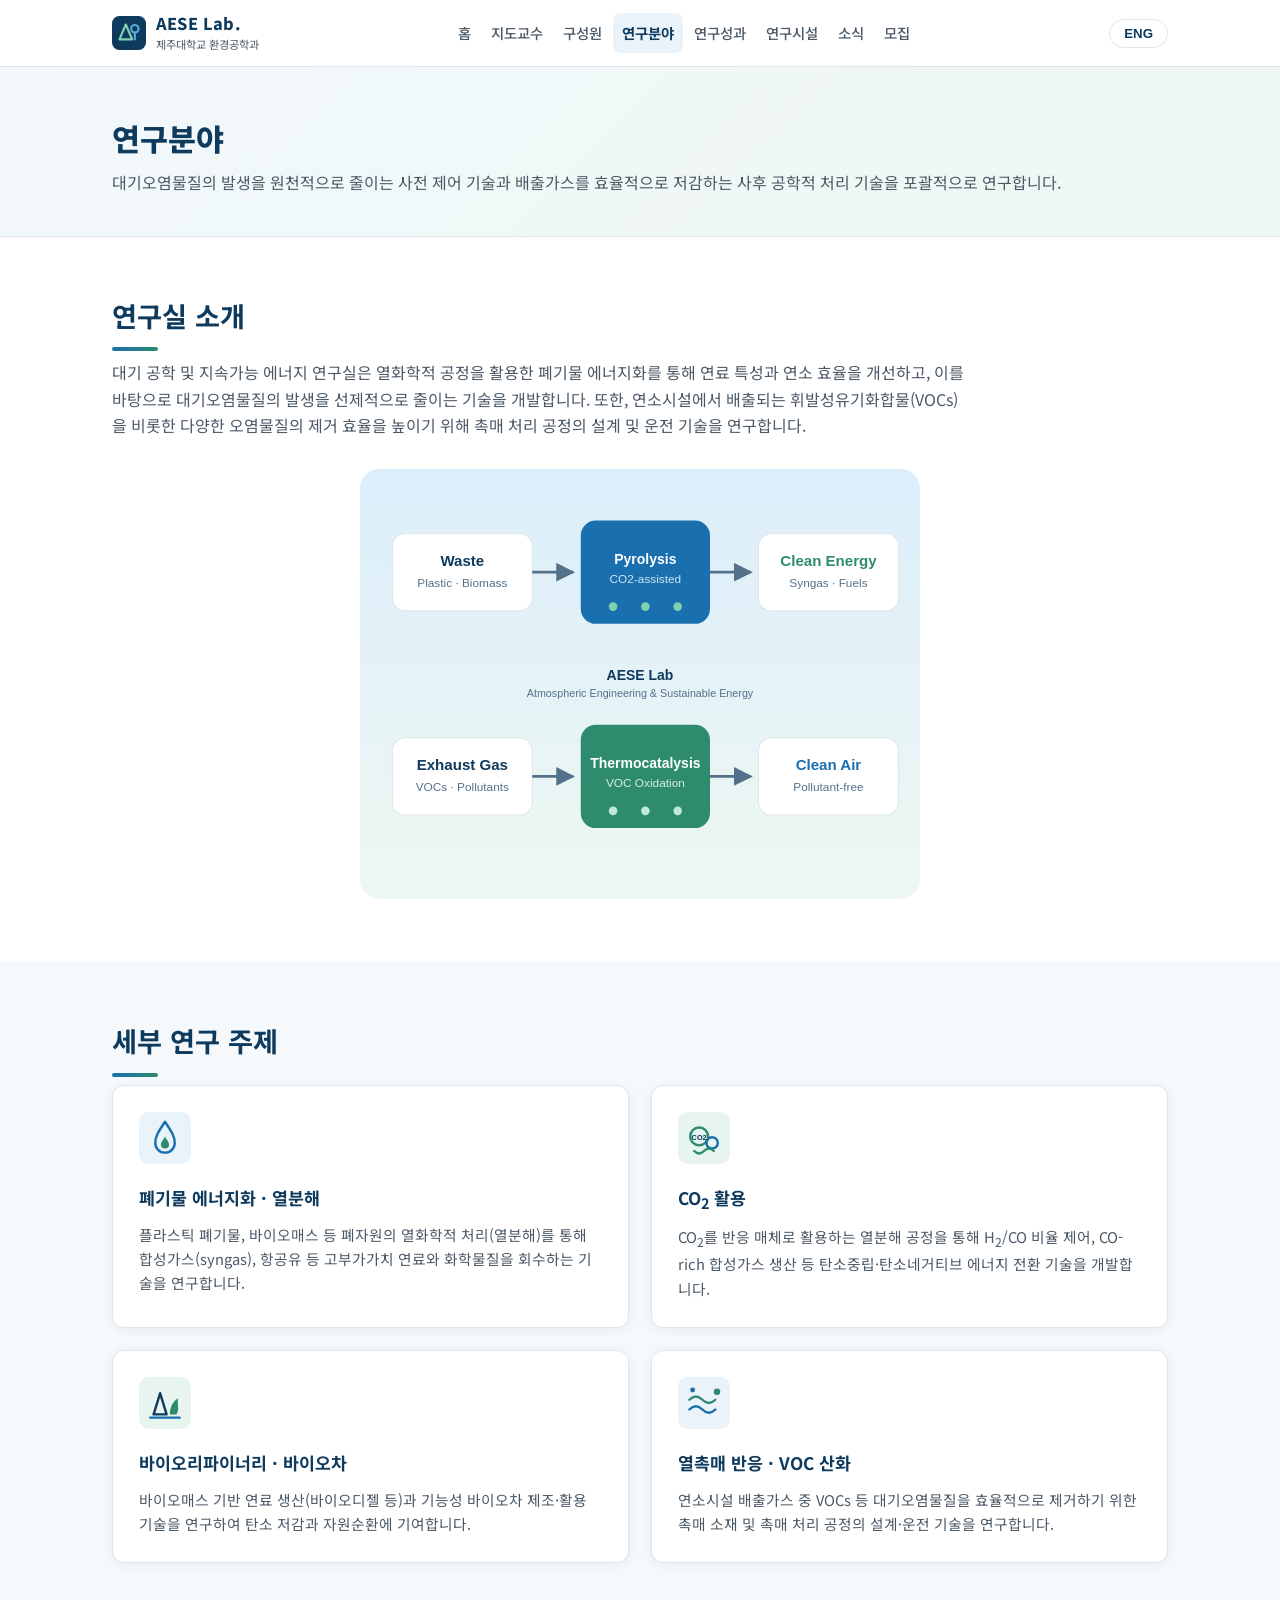
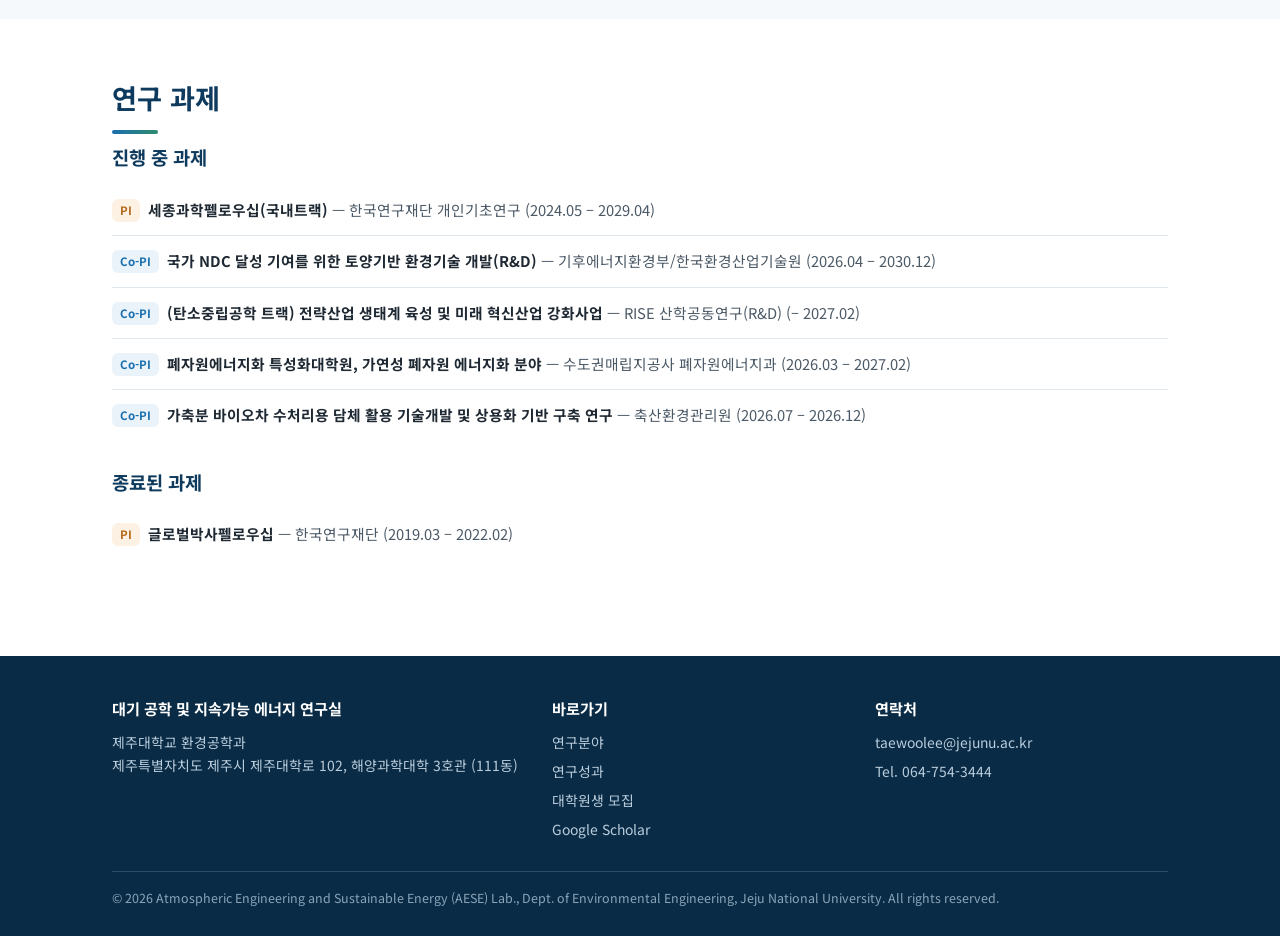
<file: research.html>
<!DOCTYPE html>
<html lang="ko" data-lang="ko">
<head>
<meta charset="UTF-8">
<meta name="viewport" content="width=device-width, initial-scale=1.0">
<title>연구분야 | AESE Lab - Jeju National University</title>
<meta name="description" content="AESE Lab research: waste-to-energy, pyrolysis, CO2 utilization, biorefinery, biochar, thermocatalysis, VOC oxidation, air pollution control.">
<link rel="icon" type="image/svg+xml" href="assets/favicon.svg">
<link rel="manifest" href="site.webmanifest">
<link rel="preconnect" href="https://fonts.googleapis.com">
<link rel="preconnect" href="https://fonts.gstatic.com" crossorigin>
<link href="https://fonts.googleapis.com/css2?family=Noto+Sans+KR:wght@400;500;700;800&display=swap" rel="stylesheet">
<link rel="stylesheet" href="styles.css">
<script src="script.js"></script>
</head>
<body>
<header class="site-header">
  <div class="nav-wrap">
    <a class="brand" href="index.html">
      <img src="assets/logo.svg" alt="AESE Lab logo">
      <span class="brand-text">
        <span class="brand-name">AESE Lab.</span><br>
        <span class="brand-sub"><span class="ko">제주대학교 환경공학과</span><span class="en">Jeju National University</span></span>
      </span>
    </a>
    <nav class="main-nav" id="mainNav">
    <a href="index.html"><span class="ko">홈</span><span class="en">Home</span></a>
    <a href="people.html"><span class="ko">지도교수</span><span class="en">Professor</span></a>
    <a href="member.html"><span class="ko">구성원</span><span class="en">Member</span></a>
    <a href="research.html" class="active"><span class="ko">연구분야</span><span class="en">Research</span></a>
    <a href="publications.html"><span class="ko">연구성과</span><span class="en">Publications</span></a>
    <a href="facilities.html"><span class="ko">연구시설</span><span class="en">Facilities</span></a>
    <a href="news.html"><span class="ko">소식</span><span class="en">News</span></a>
    <a href="join.html"><span class="ko">모집</span><span class="en">Join Us</span></a>
    </nav>
    <div style="display:flex;align-items:center;gap:8px;">
      <button class="lang-toggle" id="langToggle" aria-label="Switch language">ENG</button>
      <button class="menu-btn" id="menuBtn" aria-label="Menu"><span></span><span></span><span></span></button>
    </div>
  </div>
</header>
<div class="page-hero">
  <div class="container">
    <h1><span class="ko">연구분야</span><span class="en">Research</span></h1>
    <p style="max-width:none;"><span class="ko">대기오염물질의 발생을 원천적으로 줄이는 사전 제어 기술과 배출가스를 효율적으로 저감하는 사후 공학적 처리 기술을 포괄적으로 연구합니다.</span><span class="en">We conduct comprehensive research on source reduction technologies to minimize the generation of air pollutants and advanced treatment technologies to remove air pollutants from exhaust gases.</span></p>
  </div>
</div>

<section>
  <div class="container">
    <h2 class="section-title"><span class="ko">연구실 소개</span><span class="en">About Our Research</span></h2>
    <p style="max-width:860px;color:#4b5966;">
      <span class="ko">대기 공학 및 지속가능 에너지 연구실은 열화학적 공정을 활용한 폐기물 에너지화를 통해 연료 특성과 연소 효율을 개선하고, 이를 바탕으로 대기오염물질의 발생을 선제적으로 줄이는 기술을 개발합니다. 또한, 연소시설에서 배출되는 휘발성유기화합물(VOCs)을 비롯한 다양한 오염물질의 제거 효율을 높이기 위해 촉매 처리 공정의 설계 및 운전 기술을 연구합니다.</span>
      <span class="en">The AESE Laboratory develops thermochemical conversion platforms for waste-to-energy to enhance fuel properties and combustion efficiency, thereby mitigating the formation of air pollutants. Additionally, our laboratory designs catalytic treatment processes to improve the removal efficiency of various air pollutants, including volatile organic compounds (VOCs).</span>
    </p>
    <div style="margin-top:30px;text-align:center;">
      <img src="assets/hero-diagram.svg" alt="Research process diagram" style="max-width:560px;width:100%;">
    </div>
  </div>
</section>

<section class="alt">
  <div class="container">
    <h2 class="section-title"><span class="ko">세부 연구 주제</span><span class="en">Research Topics</span></h2>
    <div class="grid-2">
      <div class="card">
        <img class="icon" src="assets/research-thermochemical.svg" alt="">
        <h3><span class="ko">폐기물 에너지화 · 열분해</span><span class="en">Waste-to-Energy &amp; Pyrolysis</span></h3>
        <p><span class="ko">플라스틱 폐기물, 바이오매스 등 폐자원의 열화학적 처리(열분해)를 통해 합성가스(syngas), 항공유 등 고부가가치 연료와 화학물질을 회수하는 기술을 연구합니다.</span>
        <span class="en">We recover high-value fuels and chemicals — such as syngas and aviation fuel — through thermochemical processing (pyrolysis) of plastic waste and biomass.</span></p>
      </div>
      <div class="card">
        <img class="icon" src="assets/research-co2.svg" alt="">
        <h3><span class="ko">CO<sub>2</sub> 활용</span><span class="en">CO<sub>2</sub> Utilization</span></h3>
        <p><span class="ko">CO<sub>2</sub>를 반응 매체로 활용하는 열분해 공정을 통해 H<sub>2</sub>/CO 비율 제어, CO-rich 합성가스 생산 등 탄소중립·탄소네거티브 에너지 전환 기술을 개발합니다.</span>
        <span class="en">Using CO<sub>2</sub> as a reaction medium in pyrolysis, we develop carbon-neutral and carbon-negative energy conversion technologies, including H<sub>2</sub>/CO ratio control and CO-rich syngas production.</span></p>
      </div>
      <div class="card">
        <img class="icon" src="assets/research-biochar.svg" alt="">
        <h3><span class="ko">바이오리파이너리 · 바이오차</span><span class="en">Biorefinery &amp; Biochar</span></h3>
        <p><span class="ko">바이오매스 기반 연료 생산(바이오디젤 등)과 기능성 바이오차 제조·활용 기술을 연구하여 탄소 저감과 자원순환에 기여합니다.</span>
        <span class="en">We study biomass-based fuel production (e.g., biodiesel) and the synthesis and application of engineered biochar, contributing to carbon reduction and resource circulation.</span></p>
      </div>
      <div class="card">
        <img class="icon" src="assets/research-voc.svg" alt="">
        <h3><span class="ko">열촉매 반응 · VOC 산화</span><span class="en">Thermocatalysis &amp; VOC Oxidation</span></h3>
        <p><span class="ko">연소시설 배출가스 중 VOCs 등 대기오염물질을 효율적으로 제거하기 위한 촉매 소재 및 촉매 처리 공정의 설계·운전 기술을 연구합니다.</span>
        <span class="en">We design catalytic materials and processes for the efficient removal of VOCs and other air pollutants from combustion exhaust gases.</span></p>
      </div>
    </div>
  </div>
</section>

<section>
  <div class="container">
    <h2 class="section-title"><span class="ko">연구 과제</span><span class="en">Research Projects</span></h2>
    <h3 style="color:#0e3a5d;margin-bottom:12px;"><span class="ko">진행 중 과제</span><span class="en">Ongoing Projects</span></h3>
    <ul class="plain-list">
      <li><span class="tag pi">PI</span><strong><span class="ko">세종과학펠로우십(국내트랙)</span><span class="en">Sejong Science Fellowship (Domestic Track)</span></strong> — <span class="ko">한국연구재단 개인기초연구</span><span class="en">National Research Foundation of Korea</span> (2024.05 – 2029.04)</li>
      <li><span class="tag co">Co-PI</span><strong><span class="ko">국가 NDC 달성 기여를 위한 토양기반 환경기술 개발(R&amp;D)</span><span class="en">Soil-based Environmental Technology Development for National NDC Achievement (R&amp;D)</span></strong> — <span class="ko">기후에너지환경부/한국환경산업기술원</span><span class="en">Ministry of Climate, Energy and Environment / KEITI</span> (2026.04 – 2030.12)</li>
      <li><span class="tag co">Co-PI</span><strong><span class="ko">(탄소중립공학 트랙) 전략산업 생태계 육성 및 미래 혁신산업 강화사업</span><span class="en">(Carbon-Neutral Engineering Track) Strategic Industry Ecosystem &amp; Future Innovation Program</span></strong> — <span class="ko">RISE 산학공동연구(R&amp;D)</span><span class="en">RISE Industry-Academia Joint Research (R&amp;D)</span> (– 2027.02)</li>
      <li><span class="tag co">Co-PI</span><strong><span class="ko">폐자원에너지화 특성화대학원, 가연성 폐자원 에너지화 분야</span><span class="en">Graduate Program on Waste-to-Energy, Combustible Waste to Energy Field</span></strong> — <span class="ko">수도권매립지공사 폐자원에너지과</span><span class="en">Sudokwon Landfill Site Management Corp.</span> (2026.03 – 2027.02)</li>
      <li><span class="tag co">Co-PI</span><strong><span class="ko">가축분 바이오차 수처리용 담체 활용 기술개발 및 상용화 기반 구축 연구</span><span class="en">Livestock Manure Biochar as Water-Treatment Media: Technology Development &amp; Commercialization</span></strong> — <span class="ko">축산환경관리원</span><span class="en">Livestock Environment Management Institute</span> (2026.07 – 2026.12)</li>
    </ul>
    <h3 style="color:#0e3a5d;margin:26px 0 12px;"><span class="ko">종료된 과제</span><span class="en">Completed Projects</span></h3>
    <ul class="plain-list">
      <li><span class="tag pi">PI</span><strong><span class="ko">글로벌박사펠로우십</span><span class="en">Global Ph.D. Fellowship</span></strong> — <span class="ko">한국연구재단</span><span class="en">National Research Foundation of Korea</span> (2019.03 – 2022.02)</li>
    </ul>
  </div>
</section>
<footer class="site-footer">
  <div class="container">
    <div class="foot-grid">
      <div>
        <h4><span class="ko">대기 공학 및 지속가능 에너지 연구실</span><span class="en">Atmospheric Engineering and Sustainable Energy Lab.</span></h4>
        <p><span class="ko">제주대학교 환경공학과<br>제주특별자치도 제주시 제주대학로 102, 해양과학대학 3호관 (111동)</span><span class="en">Department of Environmental Engineering, Jeju National University<br>Building 3 (No. 111), College of Ocean Science, 102 Jejudaehak-ro, Jeju-si, Jeju, Republic of Korea</span></p>
      </div>
      <div>
        <h4><span class="ko">바로가기</span><span class="en">Quick Links</span></h4>
        <ul>
          <li><a href="research.html"><span class="ko">연구분야</span><span class="en">Research</span></a></li>
          <li><a href="publications.html"><span class="ko">연구성과</span><span class="en">Publications</span></a></li>
          <li><a href="join.html"><span class="ko">대학원생 모집</span><span class="en">Join Us</span></a></li>
          <li><a href="https://scholar.google.co.kr/citations?user=AMC3wKoAAAAJ" target="_blank" rel="noopener">Google Scholar</a></li>
        </ul>
      </div>
      <div>
        <h4><span class="ko">연락처</span><span class="en">Contact</span></h4>
        <ul>
          <li><a href="mailto:taewoolee@jejunu.ac.kr">taewoolee@jejunu.ac.kr</a></li>
          <li>Tel. 064-754-3444</li>
        </ul>
      </div>
    </div>
    <div class="copyright">&copy; 2026 Atmospheric Engineering and Sustainable Energy (AESE) Lab., Dept. of Environmental Engineering, Jeju National University. All rights reserved.</div>
  </div>
</footer>
</body>
</html>
</file>
<file: styles.css>
/* ============================================================
   AESE Lab — Atmospheric Engineering & Sustainable Energy Lab
   Jeju National University · Clean academic style
   ============================================================ */

:root {
  --navy: #0e3a5d;
  --navy-dark: #0a2b45;
  --blue: #1a6fae;
  --green: #2e8b6e;
  --green-light: #e7f4ef;
  --blue-light: #eaf3fa;
  --ink: #1f2933;
  --ink-soft: #4b5966;
  --line: #dfe6ec;
  --bg: #ffffff;
  --bg-soft: #f6f9fb;
  --radius: 12px;
  --shadow: 0 2px 10px rgba(14, 58, 93, 0.07);
  --shadow-hover: 0 6px 22px rgba(14, 58, 93, 0.13);
  --maxw: 1100px;
}

* { margin: 0; padding: 0; box-sizing: border-box; }

html { scroll-behavior: smooth; }

body {
  font-family: "Noto Sans KR", "Apple SD Gothic Neo", "Malgun Gothic",
    -apple-system, BlinkMacSystemFont, "Segoe UI", Roboto, sans-serif;
  color: var(--ink);
  background: var(--bg);
  line-height: 1.65;
  font-size: 16px;
}

/* ---------- Language toggle ---------- */
html[data-lang="ko"] .en { display: none !important; }
html[data-lang="en"] .ko { display: none !important; }

/* ---------- Layout helpers ---------- */
.container { max-width: var(--maxw); margin: 0 auto; padding: 0 22px; }

section { padding: 56px 0; }
section.alt { background: var(--bg-soft); }

.section-title {
  font-size: 1.7rem;
  font-weight: 700;
  color: var(--navy);
  margin-bottom: 8px;
}
.section-sub {
  color: var(--ink-soft);
  margin-bottom: 30px;
  max-width: 760px;
}
.section-title::after {
  content: "";
  display: block;
  width: 46px;
  height: 4px;
  margin-top: 10px;
  border-radius: 2px;
  background: linear-gradient(90deg, var(--blue), var(--green));
}

/* ---------- Header / Nav ---------- */
header.site-header {
  position: sticky;
  top: 0;
  z-index: 100;
  background: rgba(255, 255, 255, 0.96);
  backdrop-filter: blur(8px);
  border-bottom: 1px solid var(--line);
}
.nav-wrap {
  max-width: var(--maxw);
  margin: 0 auto;
  padding: 0 22px;
  display: flex;
  align-items: center;
  justify-content: space-between;
  height: 66px;
  gap: 14px;
}
.brand {
  display: flex;
  align-items: center;
  gap: 10px;
  text-decoration: none;
  color: var(--navy);
  min-width: 0;
}
.brand img { width: 34px; height: 34px; flex-shrink: 0; }
.brand .brand-text { line-height: 1.2; }
.brand .brand-name { font-weight: 800; font-size: 1.02rem; letter-spacing: 0.2px; }
.brand .brand-sub { font-size: 0.7rem; color: var(--ink-soft); }

nav.main-nav { display: flex; align-items: center; gap: 2px; }
nav.main-nav a {
  text-decoration: none;
  color: var(--ink-soft);
  font-weight: 500;
  font-size: 0.9rem;
  padding: 8px 9px;
  border-radius: 8px;
  transition: color 0.15s, background 0.15s;
  white-space: nowrap;
}
nav.main-nav a:hover { color: var(--navy); background: var(--blue-light); }
nav.main-nav a.active { color: var(--navy); font-weight: 700; background: var(--blue-light); }

.lang-toggle {
  border: 1px solid var(--line);
  background: #fff;
  border-radius: 999px;
  padding: 6px 14px;
  font-size: 0.83rem;
  font-weight: 700;
  color: var(--navy);
  cursor: pointer;
  transition: background 0.15s, border-color 0.15s;
  flex-shrink: 0;
}
.lang-toggle:hover { background: var(--blue-light); border-color: var(--blue); }

.menu-btn {
  display: none;
  background: none;
  border: none;
  cursor: pointer;
  padding: 6px;
}
.menu-btn span {
  display: block;
  width: 22px;
  height: 2px;
  background: var(--navy);
  margin: 5px 0;
  border-radius: 2px;
}

/* ---------- Hero (home) ---------- */
.hero {
  background: linear-gradient(135deg, #f2f8fc 0%, #eef7f2 100%);
  border-bottom: 1px solid var(--line);
  padding: 74px 0 64px;
}
.hero-grid {
  display: grid;
  grid-template-columns: 1.15fr 1fr;
  gap: 44px;
  align-items: center;
}
.hero h1 {
  font-size: 2.1rem;
  color: var(--navy);
  line-height: 1.35;
  margin-bottom: 16px;
  font-weight: 800;
}
.hero h1 .accent { color: var(--green); }
.hero p.tagline { color: var(--ink-soft); font-size: 1.05rem; margin-bottom: 22px; max-width: 520px; }
.hero-badge {
  display: inline-block;
  background: #fff;
  border: 1px solid var(--line);
  color: var(--blue);
  font-size: 0.8rem;
  font-weight: 700;
  border-radius: 999px;
  padding: 5px 14px;
  margin-bottom: 18px;
}
.hero img { width: 100%; height: auto; }

.btn-row { display: flex; gap: 10px; flex-wrap: wrap; }
.btn {
  display: inline-block;
  text-decoration: none;
  border-radius: 9px;
  padding: 11px 20px;
  font-weight: 700;
  font-size: 0.93rem;
  transition: transform 0.12s, box-shadow 0.15s, background 0.15s;
}
.btn:hover { transform: translateY(-1px); box-shadow: var(--shadow-hover); }
.btn-primary { background: var(--navy); color: #fff; }
.btn-primary:hover { background: var(--navy-dark); }
.btn-outline { border: 1.5px solid var(--navy); color: var(--navy); background: #fff; }
.btn-green { background: var(--green); color: #fff; }

/* ---------- Keyword chips ---------- */
.chips { display: flex; flex-wrap: wrap; gap: 8px; }
.chip {
  background: #fff;
  border: 1px solid var(--line);
  color: var(--ink-soft);
  border-radius: 999px;
  padding: 6px 14px;
  font-size: 0.84rem;
  font-weight: 500;
}
.chip:hover { border-color: var(--green); color: var(--green); }

/* ---------- Cards ---------- */
.grid-2 { display: grid; grid-template-columns: 1fr 1fr; gap: 22px; }
.grid-3 { display: grid; grid-template-columns: repeat(3, 1fr); gap: 22px; }
.grid-4 { display: grid; grid-template-columns: repeat(4, 1fr); gap: 18px; }

.card {
  background: #fff;
  border: 1px solid var(--line);
  border-radius: var(--radius);
  padding: 26px;
  box-shadow: var(--shadow);
  transition: transform 0.15s, box-shadow 0.15s;
}
.card:hover { transform: translateY(-3px); box-shadow: var(--shadow-hover); }
.card h3 { color: var(--navy); font-size: 1.08rem; margin-bottom: 10px; }
.card p { color: var(--ink-soft); font-size: 0.92rem; }
.card .icon { width: 52px; height: 52px; margin-bottom: 14px; }

/* ---------- Stats ---------- */
.stats { display: grid; grid-template-columns: repeat(4, 1fr); gap: 18px; }
.stat {
  background: #fff;
  border: 1px solid var(--line);
  border-radius: var(--radius);
  text-align: center;
  padding: 24px 12px;
  box-shadow: var(--shadow);
}
.stat .num { font-size: 1.9rem; font-weight: 800; color: var(--navy); }
.stat .num small { font-size: 1rem; color: var(--green); font-weight: 700; }
.stat .label { font-size: 0.85rem; color: var(--ink-soft); margin-top: 4px; }

/* ---------- Profile ---------- */
.profile-grid {
  display: grid;
  grid-template-columns: 250px 1fr;
  gap: 36px;
  align-items: start;
}
.profile-photo {
  width: 100%;
  border-radius: var(--radius);
  border: 1px solid var(--line);
  box-shadow: var(--shadow);
}
.profile-head {
  display: flex;
  justify-content: space-between;
  align-items: center;
  gap: 24px;
  flex-wrap: wrap;
  margin-bottom: 6px;
}
.profile-titles { flex: 1 1 300px; min-width: 240px; }
.jnu-badge {
  background: #ffffff;
  border: 1px solid var(--line);
  border-radius: 12px;
  padding: 14px 20px;
  flex-shrink: 0;
}
.jnu-badge img { width: 185px; height: auto; display: block; }
@media (max-width: 600px) { .jnu-badge img { width: 150px; } }
.profile-name { font-size: 1.45rem; font-weight: 800; color: var(--navy); }
.profile-role { color: var(--green); font-weight: 700; margin-bottom: 12px; }
.profile-links { display: flex; gap: 8px; flex-wrap: wrap; margin: 14px 0 20px; }
.profile-links a {
  text-decoration: none;
  font-size: 0.8rem;
  font-weight: 700;
  border-radius: 999px;
  padding: 6px 14px;
  border: 1px solid var(--line);
  color: var(--navy);
  background: #fff;
  transition: background 0.15s, border-color 0.15s;
}
.profile-links a:hover { background: var(--blue-light); border-color: var(--blue); }

dl.info-list { display: grid; grid-template-columns: 130px 1fr; row-gap: 8px; font-size: 0.93rem; }
dl.info-list dt { font-weight: 700; color: var(--navy); }
dl.info-list dd { color: var(--ink-soft); }

/* ---------- Timeline ---------- */
.timeline { list-style: none; border-left: 2px solid var(--line); padding-left: 22px; margin-left: 6px; }
.timeline li { position: relative; padding-bottom: 18px; }
.timeline li::before {
  content: "";
  position: absolute;
  left: -28px;
  top: 7px;
  width: 10px;
  height: 10px;
  border-radius: 50%;
  background: var(--green);
  border: 2px solid #fff;
  box-shadow: 0 0 0 2px var(--green);
}
.timeline .t-title { font-weight: 700; color: var(--ink); }
.timeline .t-meta { font-size: 0.85rem; color: var(--ink-soft); }

/* ---------- Members ---------- */
.member-card { text-align: center; }
.member-card .avatar {
  width: 96px;
  height: 96px;
  border-radius: 50%;
  margin: 0 auto 14px;
  display: block;
  border: 1px solid var(--line);
  background: var(--bg-soft);
}
.member-card .m-name { font-weight: 800; color: var(--navy); font-size: 1.05rem; }
.member-card .m-role { color: var(--green); font-weight: 700; font-size: 0.85rem; margin-bottom: 8px; }
.member-card .m-topic { color: var(--ink-soft); font-size: 0.88rem; }

/* ---------- Publications ---------- */
.pub-list { list-style: none; counter-reset: pub; }
.pub-item {
  background: #fff;
  border: 1px solid var(--line);
  border-radius: var(--radius);
  padding: 20px 22px;
  margin-bottom: 14px;
  box-shadow: var(--shadow);
  display: grid;
  grid-template-columns: 40px 1fr auto;
  gap: 16px;
  align-items: start;
}
.pub-item .pub-no {
  counter-increment: pub;
  font-weight: 800;
  color: var(--blue);
  font-size: 1.05rem;
  background: var(--blue-light);
  border-radius: 8px;
  width: 38px;
  height: 38px;
  display: flex;
  align-items: center;
  justify-content: center;
}
.pub-item .pub-no::before { content: counter(pub); }
.pub-item .pub-title { font-weight: 700; color: var(--ink); font-size: 0.97rem; margin-bottom: 4px; }
.pub-item .pub-meta { font-size: 0.85rem; color: var(--ink-soft); }
.pub-item .pub-meta .journal { font-style: italic; color: var(--navy); font-weight: 600; }
.pub-item .pub-if {
  display: inline-block;
  background: var(--green-light);
  color: var(--green);
  font-size: 0.75rem;
  font-weight: 700;
  border-radius: 6px;
  padding: 2px 8px;
  margin-top: 6px;
}
.doi-btn {
  text-decoration: none;
  background: var(--navy);
  color: #fff;
  font-size: 0.78rem;
  font-weight: 700;
  border-radius: 8px;
  padding: 8px 14px;
  white-space: nowrap;
  transition: background 0.15s;
  align-self: center;
}
.doi-btn:hover { background: var(--blue); }

/* ---------- Simple list blocks (patents, awards, etc.) ---------- */
.plain-list { list-style: none; }
.plain-list li {
  padding: 13px 0;
  border-bottom: 1px solid var(--line);
  font-size: 0.92rem;
  color: var(--ink-soft);
}
.plain-list li:last-child { border-bottom: none; }
.plain-list li strong { color: var(--ink); }
.tag {
  display: inline-block;
  font-size: 0.72rem;
  font-weight: 700;
  border-radius: 6px;
  padding: 2px 8px;
  margin-right: 8px;
  vertical-align: 1px;
}
.tag.reg { background: var(--green-light); color: var(--green); }
.tag.app { background: var(--blue-light); color: var(--blue); }
.tag.pi { background: #fdf1e3; color: #b26a1b; }
.tag.co { background: var(--blue-light); color: var(--blue); }

/* ---------- Course cards (Professor page) ---------- */
.course-card {
  display: flex;
  align-items: center;
  gap: 12px;
  padding: 18px 20px;
}
.course-card .tag { margin-right: 0; flex-shrink: 0; font-size: 0.78rem; padding: 4px 10px; }
.course-card strong { color: var(--ink); font-size: 0.95rem; }

/* ---------- Facilities ---------- */
.facility-card .f-img {
  width: 100%;
  height: 160px;
  object-fit: cover;
  border-radius: 9px;
  border: 1px solid var(--line);
  background: var(--bg-soft);
  margin-bottom: 14px;
}

/* ---------- News ---------- */
.news-item {
  display: grid;
  grid-template-columns: 110px 1fr;
  gap: 18px;
  padding: 18px 0;
  border-bottom: 1px solid var(--line);
}
.news-item:last-child { border-bottom: none; }
.news-date { color: var(--ink-soft); font-size: 0.85rem; font-weight: 600; padding-top: 3px; }
.news-cat {
  display: inline-block;
  font-size: 0.72rem;
  font-weight: 700;
  border-radius: 6px;
  padding: 2px 9px;
  margin-bottom: 5px;
}
.news-cat.paper { background: var(--blue-light); color: var(--blue); }
.news-cat.award { background: #fdf1e3; color: #b26a1b; }
.news-cat.conf { background: var(--green-light); color: var(--green); }
.news-cat.lab { background: #f0ecfa; color: #6b4fbb; }
.news-title { font-weight: 700; color: var(--ink); }
.news-body { color: var(--ink-soft); font-size: 0.9rem; }

/* ---------- Join ---------- */
.join-highlight {
  background: linear-gradient(135deg, var(--navy) 0%, #14507c 100%);
  color: #fff;
  border-radius: var(--radius);
  padding: 40px 36px;
  box-shadow: var(--shadow-hover);
}
.join-highlight h3 { font-size: 1.4rem; margin-bottom: 10px; }
.join-highlight p { color: #d6e6f2; margin-bottom: 20px; }
.join-highlight .btn { background: #fff; color: var(--navy); }

/* ---------- Contact / map ---------- */
.contact-box { background: #fff; border: 1px solid var(--line); border-radius: var(--radius); padding: 26px; box-shadow: var(--shadow); }
.grid-2.loc-grid { grid-template-columns: 0.8fr 1.2fr; }

/* ---------- Footer ---------- */
footer.site-footer {
  background: var(--navy-dark);
  color: #b9cddd;
  padding: 40px 0 28px;
  margin-top: 40px;
  font-size: 0.87rem;
}
footer .foot-grid { display: grid; grid-template-columns: 1.4fr 1fr 1fr; gap: 30px; margin-bottom: 24px; }
footer h4 { color: #fff; font-size: 0.95rem; margin-bottom: 10px; }
footer a { color: #b9cddd; text-decoration: none; }
footer a:hover { color: #fff; text-decoration: underline; }
footer ul { list-style: none; }
footer li { margin-bottom: 6px; }
footer .copyright { border-top: 1px solid rgba(255, 255, 255, 0.15); padding-top: 16px; font-size: 0.78rem; color: #8aa5ba; }

/* ---------- Page hero (subpages) ---------- */
.page-hero {
  background: linear-gradient(135deg, #f2f8fc 0%, #eef7f2 100%);
  border-bottom: 1px solid var(--line);
  padding: 46px 0 40px;
}
.page-hero h1 { color: var(--navy); font-size: 1.9rem; font-weight: 800; }
.page-hero p { color: var(--ink-soft); margin-top: 6px; max-width: none; }

/* ---------- Tabs ---------- */
.tab-bar {
  display: flex;
  flex-wrap: wrap;
  gap: 8px;
  padding: 6px 0 18px;
  border-bottom: 1px solid var(--line);
}
.tab-btn {
  font-family: inherit;
  font-size: 0.92rem;
  font-weight: 700;
  color: var(--ink-soft);
  background: #fff;
  border: 1.5px solid var(--line);
  border-radius: 999px;
  padding: 10px 22px;
  cursor: pointer;
  transition: background 0.15s, color 0.15s, border-color 0.15s;
}
.tab-btn:hover { border-color: var(--blue); color: var(--navy); background: var(--blue-light); }
.tab-btn.active { background: var(--navy); border-color: var(--navy); color: #fff; }
.tab-panel { display: none; }
.tab-panel.active { display: block; }

/* ---------- Compact publication rows (All Publications tab) ---------- */
.year-head { color: var(--navy); font-size: 1.15rem; font-weight: 800; margin: 28px 0 6px; }
.pub-row {
  padding: 12px 0;
  border-bottom: 1px solid var(--line);
  font-size: 0.92rem;
  color: var(--ink-soft);
  line-height: 1.6;
}
.pub-row strong { color: var(--ink); }
.pub-row em { color: var(--navy); }
.pub-row .pub-no-sm { color: var(--blue); font-weight: 700; margin-right: 2px; }
.pub-row .doi-link { color: var(--blue); font-weight: 700; text-decoration: none; white-space: nowrap; }
.pub-row .doi-link:hover { text-decoration: underline; }

/* ---------- Notice ---------- */
.notice {
  background: var(--green-light);
  border: 1px solid #cfe8dd;
  color: var(--green);
  border-radius: 10px;
  padding: 12px 18px;
  font-size: 0.88rem;
  font-weight: 600;
}

/* ---------- Responsive ---------- */
@media (max-width: 920px) {
  .hero-grid, .profile-grid, .grid-3, .grid-4, .stats, footer .foot-grid { grid-template-columns: 1fr 1fr; }
  .hero-grid { grid-template-columns: 1fr; }
  .profile-grid { grid-template-columns: 1fr; }
  .profile-photo { max-width: 240px; }
  nav.main-nav {
    display: none;
    position: absolute;
    top: 66px;
    left: 0;
    right: 0;
    background: #fff;
    border-bottom: 1px solid var(--line);
    flex-direction: column;
    align-items: stretch;
    padding: 10px 18px 16px;
  }
  nav.main-nav.open { display: flex; }
  nav.main-nav a { padding: 12px 10px; }
  .menu-btn { display: block; }
}
@media (max-width: 600px) {
  .grid-2, .grid-3, .grid-4, .stats, footer .foot-grid, .grid-2.loc-grid { grid-template-columns: 1fr; }
  .hero h1 { font-size: clamp(1.05rem, 5.2vw, 1.6rem); word-break: keep-all; }
  .pub-item { grid-template-columns: 1fr; }
  .pub-item .pub-no { display: none; }
  .news-item { grid-template-columns: 1fr; gap: 4px; }
  dl.info-list { grid-template-columns: 110px 1fr; }
}
</file>
